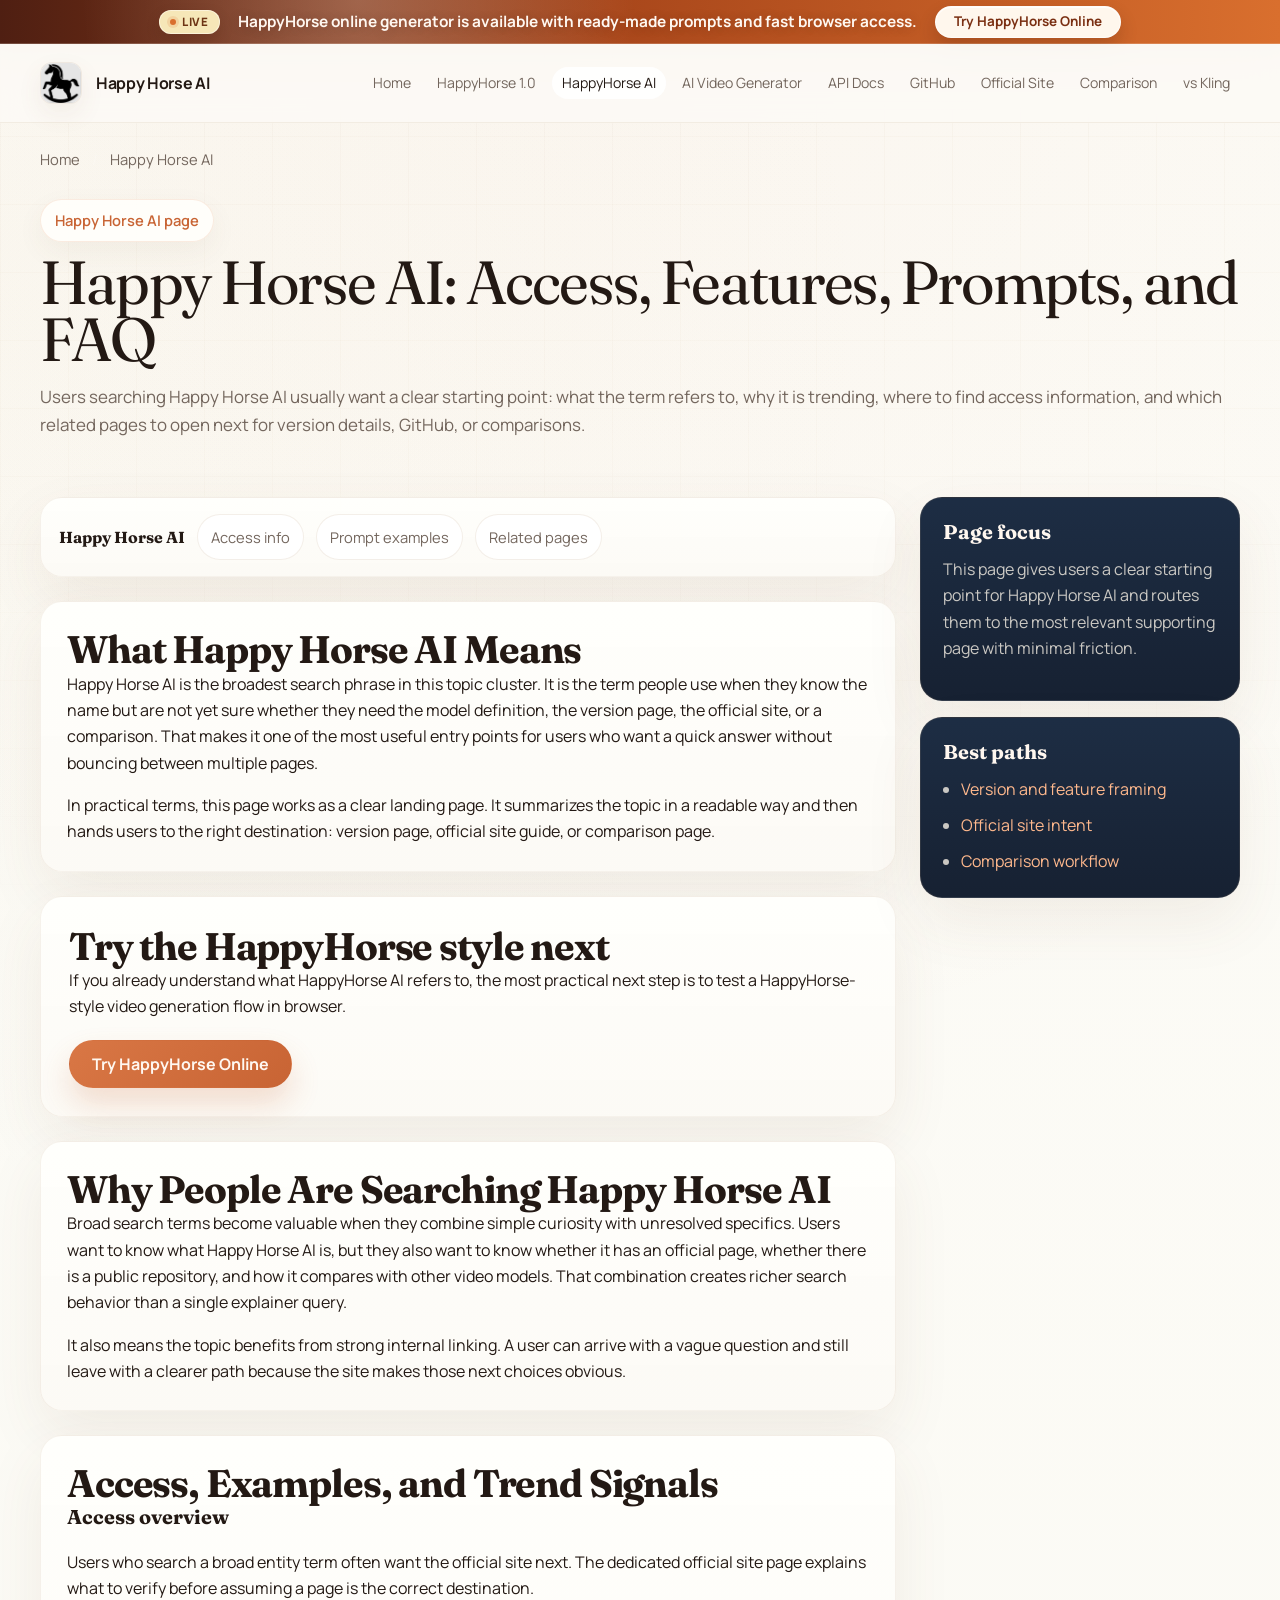
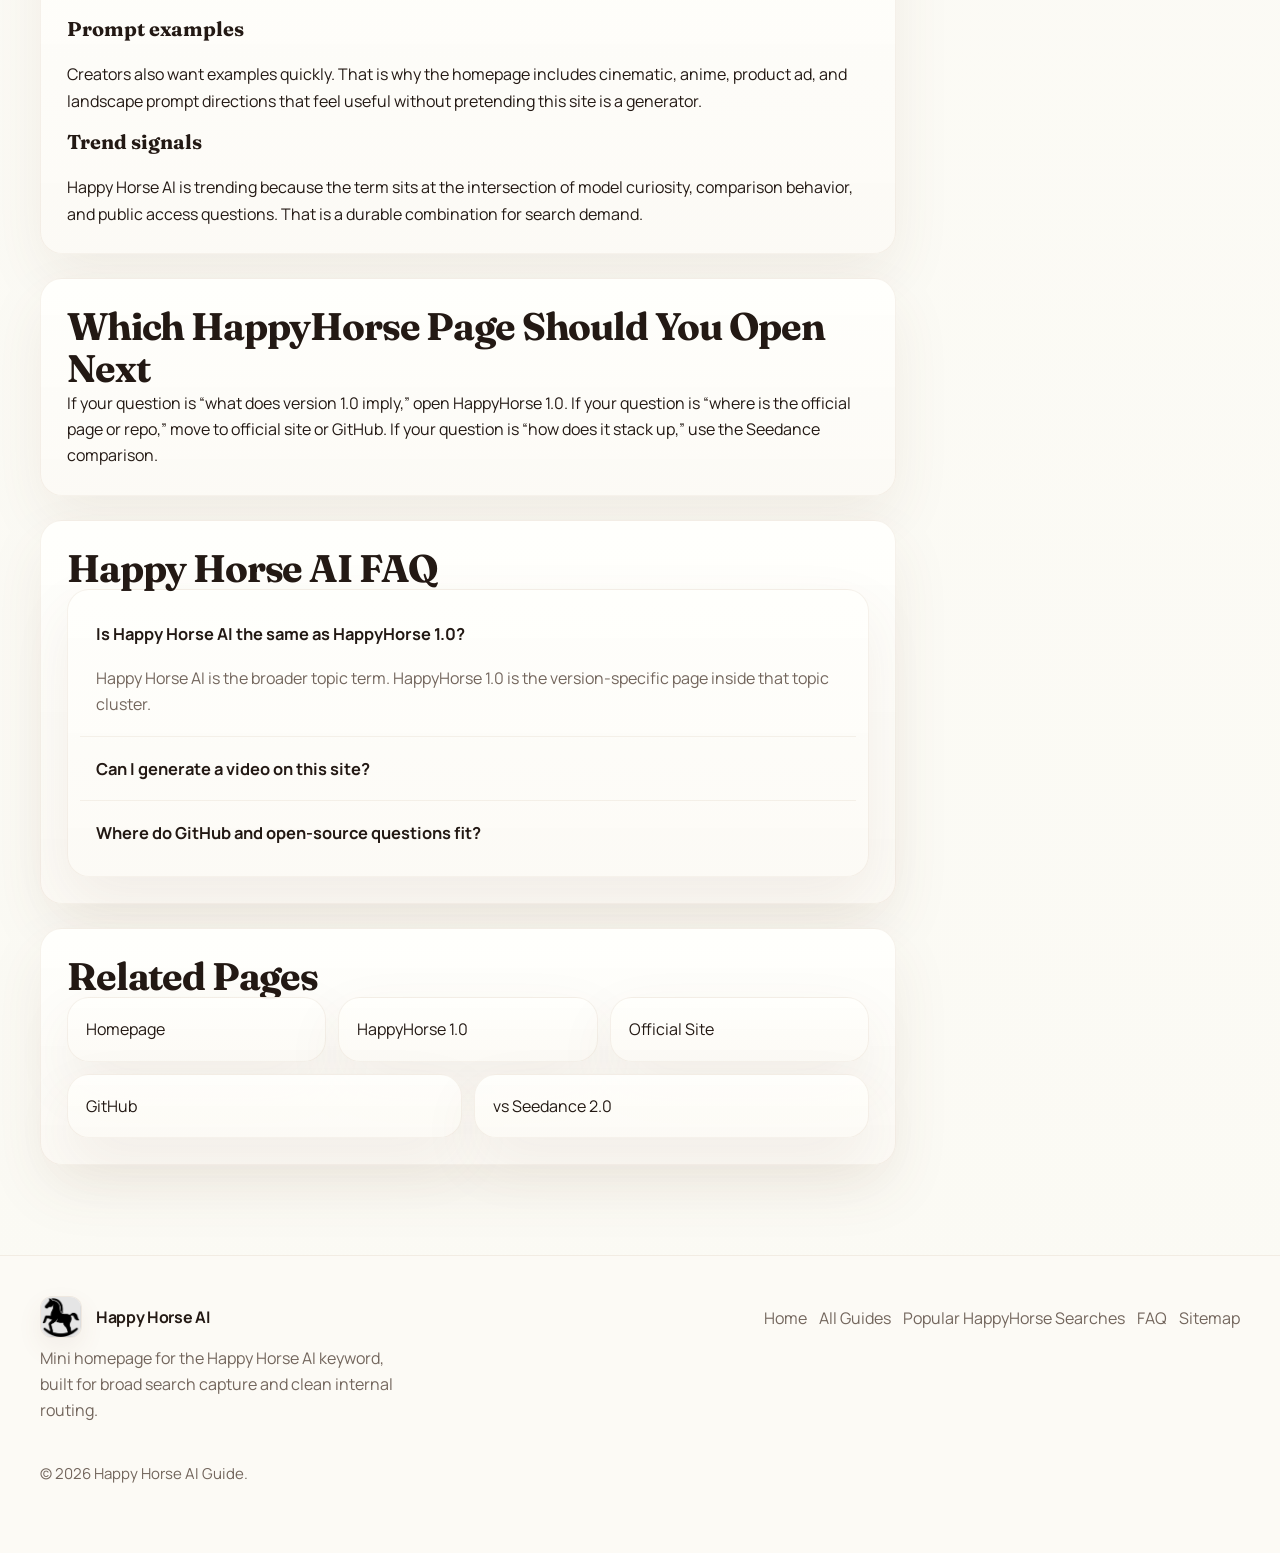
<file: happy-horse-ai/index.html>
<!DOCTYPE html>
<html lang="en">
  <head>
    <meta charset="utf-8">
    <meta name="viewport" content="width=device-width, initial-scale=1">
    <title>Happy Horse AI: Access, Features, Prompts, and FAQ</title>
    <meta name="description" content="Explore Happy Horse AI with access info, key features, prompt examples, trend signals, and related pages in one focused guide.">
    <meta name="robots" content="index, follow">
    <link rel="canonical" href="https://ai-happyhorse.github.io/happy-horse-ai/">
    <link rel="icon" href="/Favicon.png" type="image/png">
    <link rel="stylesheet" href="../style.css">
    <!-- Privacy-friendly analytics by Plausible -->
    <script async src="https://plausible.io/js/pa-LbYKk9nEzA2_F65ajsgRo.js"></script>
    <script>
      window.plausible = window.plausible || function(){(plausible.q = plausible.q || []).push(arguments)};
      plausible.init = plausible.init || function(i){plausible.o = i || {}};
      plausible.init();
    </script>
    <script type="text/javascript">
      (function(c,l,a,r,i,t,y){
        c[a]=c[a]||function(){(c[a].q=c[a].q||[]).push(arguments)};
        t=l.createElement(r);t.async=1;t.src="https://www.clarity.ms/tag/"+i;
        y=l.getElementsByTagName(r)[0];y.parentNode.insertBefore(t,y);
      })(window, document, "clarity", "script", "wisjt58j0j");
    </script>
    <meta property="og:type" content="article">
    <meta property="og:title" content="Happy Horse AI: Access, Features, Prompts, and FAQ">
    <meta property="og:description" content="Explore Happy Horse AI with access info, key features, prompt examples, trend signals, and related pages in one focused guide.">
    <meta property="og:url" content="https://ai-happyhorse.github.io/happy-horse-ai/">
    <script type="application/ld+json">
      {
        "@context": "https://schema.org",
        "@type": "WebPage",
        "name": "Happy Horse AI: Access, Features, Prompts, and FAQ",
        "url": "https://ai-happyhorse.github.io/happy-horse-ai/",
        "description": "Focused Happy Horse AI page covering access info, features, prompt examples, trend signals, and related pages."
      }
    </script>
    <script type="application/ld+json">
      {
        "@context": "https://schema.org",
        "@type": "BreadcrumbList",
        "itemListElement": [
          {
            "@type": "ListItem",
            "position": 1,
            "name": "Home",
            "item": "https://ai-happyhorse.github.io/"
          },
          {
            "@type": "ListItem",
            "position": 2,
            "name": "Happy Horse AI",
            "item": "https://ai-happyhorse.github.io/happy-horse-ai/"
          }
        ]
      }
    </script>
    <script type="application/ld+json">
      {
        "@context": "https://schema.org",
        "@type": "FAQPage",
        "mainEntity": [
          {
            "@type": "Question",
            "name": "Why are people searching Happy Horse AI?",
            "acceptedAnswer": {
              "@type": "Answer",
              "text": "People search Happy Horse AI because they want a quick answer about the model, access routes, prompt examples, trend signals, and related searches like official site, GitHub, or open-source status."
            }
          },
          {
            "@type": "Question",
            "name": "Is Happy Horse AI the official website?",
            "acceptedAnswer": {
              "@type": "Answer",
              "text": "No. This site is an independent guide designed to organize the search topic and route users to the most relevant supporting pages."
            }
          },
          {
            "@type": "Question",
            "name": "Where should I go after this page?",
            "acceptedAnswer": {
              "@type": "Answer",
              "text": "Most users continue to HappyHorse 1.0, the official site guide, or the Seedance comparison depending on whether they need version details, access context, or benchmarking."
            }
          }
        ]
      }
    </script>
  </head>
  <body>
    <a class="skip-link" href="#content">Skip to content</a>
    <div class="announcement-bar" aria-label="HappyHorse online generator">
      <a href="https://www.aicovea.com/happyhorse-video-generator?utm_source=ai-happyhorse-github&utm_medium=announcement&utm_campaign=happyhorse_api_live" target="_blank" rel="noopener noreferrer" aria-label="Open the HappyHorse online generator">
        <span class="announcement-badge">LIVE</span>
        <span class="announcement-copy">HappyHorse online generator is available with ready-made prompts and fast browser access.</span>
        <span class="announcement-copy-short">HappyHorse online generator is live</span>
        <span class="announcement-cta"><span class="announcement-cta-long">Try HappyHorse Online</span><span class="announcement-cta-short">Try Online</span></span>
      </a>
    </div>
    <header class="site-header">
      <div class="container">
        <a class="brand" href="../">
          <span class="brand-mark"><img src="/Favicon.png" alt="Happy Horse AI logo" width="42" height="42"></span>
          <span>Happy Horse AI</span>
        </a>
        <button class="nav-toggle" type="button" aria-expanded="false" aria-controls="site-nav" data-nav-toggle>Menu</button>
        <nav class="main-nav" id="site-nav" data-nav>
          <a href="../">Home</a>
          <a href="../happyhorse-1-0/">HappyHorse 1.0</a>
          <a class="is-active" href="../happy-horse-ai/">HappyHorse AI</a>
          <a href="../happyhorse-ai-video-generator/">AI Video Generator</a>
          <a href="../happyhorse-api-docs/">API Docs</a>
          <a href="../happyhorse-github/">GitHub</a>
          <a href="../happyhorse-official-site/">Official Site</a>
          <a href="../happyhorse-vs-seedance/">Comparison</a>
          <a href="../happyhorse-vs-kling/">vs Kling</a>
        </nav>
      </div>
    </header>

    <main id="content">
      <div class="container breadcrumbs">
        <ol>
          <li><a href="../">Home</a></li>
          <li>Happy Horse AI</li>
        </ol>
      </div>

      <section class="page-header">
        <div class="container">
          <span class="eyebrow">Happy Horse AI page</span>
          <h1 class="page-title">Happy Horse AI: Access, Features, Prompts, and FAQ</h1>
          <p class="lead">
            Users searching Happy Horse AI usually want a clear starting point: what the term refers to, why it is trending, where to find access information, and which related pages to open next for version details, GitHub, or comparisons.
          </p>
        </div>
      </section>

      <section class="content-block">
        <div class="container content-layout">
          <div class="content-main">
            <div class="signal-strip">
              <strong>Happy Horse AI</strong>
              <span class="chip">Access info</span>
              <span class="chip">Prompt examples</span>
              <span class="chip">Related pages</span>
            </div>

            <article class="section-shell">
              <h2>What Happy Horse AI Means</h2>
              <p>
                Happy Horse AI is the broadest search phrase in this topic cluster. It is the term people use when they know the name but are not yet sure whether they need the model definition,
                the version page, the official site, or a comparison. That makes it one of the most useful entry points for users who want a quick answer without bouncing between multiple pages.
              </p>
              <p>
                In practical terms, this page works as a clear landing page. It summarizes the topic in a readable way and then hands users to the right destination:
                <a href="../happyhorse-1-0/">version page</a>, <a href="../happyhorse-official-site/">official site guide</a>,
                or <a href="../happyhorse-vs-seedance/">comparison page</a>.
              </p>
            </article>

            <article class="cta-panel">
              <div>
                <h2>Try the HappyHorse style next</h2>
                <p>If you already understand what HappyHorse AI refers to, the most practical next step is to test a HappyHorse-style video generation flow in browser.</p>
              </div>
              <div class="hero-actions" style="margin-top: 0;">
                <a class="button button-primary" href="https://www.aicovea.com/happyhorse-video-generator" target="_blank" rel="noopener noreferrer">Try HappyHorse Online</a>
              </div>
            </article>

            <article class="section-shell">
              <h2>Why People Are Searching Happy Horse AI</h2>
              <p>
                Broad search terms become valuable when they combine simple curiosity with unresolved specifics. Users want to know what Happy Horse AI is, but they also want to know whether it has an official page,
                whether there is a public repository, and how it compares with other video models. That combination creates richer search behavior than a single explainer query.
              </p>
              <p>
                It also means the topic benefits from strong internal linking. A user can arrive with a vague question and still leave with a clearer path because the site makes those next choices obvious.
              </p>
            </article>

            <article class="section-shell">
              <h2>Access, Examples, and Trend Signals</h2>
              <h3>Access overview</h3>
              <p>Users who search a broad entity term often want the official site next. The dedicated official site page explains what to verify before assuming a page is the correct destination.</p>
              <h3>Prompt examples</h3>
              <p>Creators also want examples quickly. That is why the homepage includes cinematic, anime, product ad, and landscape prompt directions that feel useful without pretending this site is a generator.</p>
              <h3>Trend signals</h3>
              <p>Happy Horse AI is trending because the term sits at the intersection of model curiosity, comparison behavior, and public access questions. That is a durable combination for search demand.</p>
            </article>

            <article class="section-shell">
              <h2>Which HappyHorse Page Should You Open Next</h2>
              <p>
                If your question is “what does version 1.0 imply,” open
                <a href="../happyhorse-1-0/">HappyHorse 1.0</a>. If your question is “where is the official page or repo,” move to
                <a href="../happyhorse-official-site/">official site</a> or <a href="../happyhorse-github/">GitHub</a>. If your question is “how does it stack up,” use the
                <a href="../happyhorse-vs-seedance/">Seedance comparison</a>.
              </p>
            </article>

            <article class="section-shell" id="faq">
              <h2>Happy Horse AI FAQ</h2>
              <div class="faq-shell">
                <details class="faq-item" open>
                  <summary>Is Happy Horse AI the same as HappyHorse 1.0?</summary>
                  <p>Happy Horse AI is the broader topic term. HappyHorse 1.0 is the version-specific page inside that topic cluster.</p>
                </details>
                <details class="faq-item">
                  <summary>Can I generate a video on this site?</summary>
                  <p>No. This site is a research and navigation resource built around HappyHorse search intent, prompt examples, and model discovery pages.</p>
                </details>
                <details class="faq-item">
                  <summary>Where do GitHub and open-source questions fit?</summary>
                  <p>Those intents have their own pages because they need careful, neutral wording and should not be mixed into a single vague paragraph.</p>
                </details>
              </div>
            </article>

            <article class="section-shell">
              <h2>Related Pages</h2>
              <div class="related-grid">
                <a class="related-card" href="../">Homepage</a>
                <a class="related-card" href="../happyhorse-1-0/">HappyHorse 1.0</a>
                <a class="related-card" href="../happyhorse-official-site/">Official Site</a>
                <a class="related-card" href="../happyhorse-github/">GitHub</a>
                <a class="related-card" href="../happyhorse-vs-seedance/">vs Seedance 2.0</a>
              </div>
            </article>
          </div>

          <aside class="content-sidebar">
            <div class="sidebar-panel">
              <h3>Page focus</h3>
              <p>This page gives users a clear starting point for Happy Horse AI and routes them to the most relevant supporting page with minimal friction.</p>
            </div>
            <div class="sidebar-panel">
              <h3>Best paths</h3>
              <ul>
                <li><a href="../happyhorse-1-0/">Version and feature framing</a></li>
                <li><a href="../happyhorse-official-site/">Official site intent</a></li>
                <li><a href="../happyhorse-vs-seedance/">Comparison workflow</a></li>
              </ul>
            </div>
          </aside>
        </div>
      </section>
    </main>

    <footer class="site-footer">
      <div class="container">
        <div class="footer-top">
          <div class="footer-copy">
            <a class="brand" href="../">
              <span class="brand-mark"><img src="/Favicon.png" alt="Happy Horse AI logo" width="42" height="42"></span>
              <span>Happy Horse AI</span>
            </a>
            <p>Mini homepage for the Happy Horse AI keyword, built for broad search capture and clean internal routing.</p>
          </div>
          <div class="footer-links">
            <a href="../">Home</a>
            <a href="../happy-horse-ai/">All Guides</a>
            <a href="../#searches">Popular HappyHorse Searches</a>
            <a href="#faq">FAQ</a>
            <a href="../sitemap.xml">Sitemap</a>
          </div>
        </div>
        <p class="footer-meta">© <span data-year></span> Happy Horse AI Guide.</p>
      </div>
    </footer>

    <script src="../script.js" defer></script>
  </body>
</html>
</file>
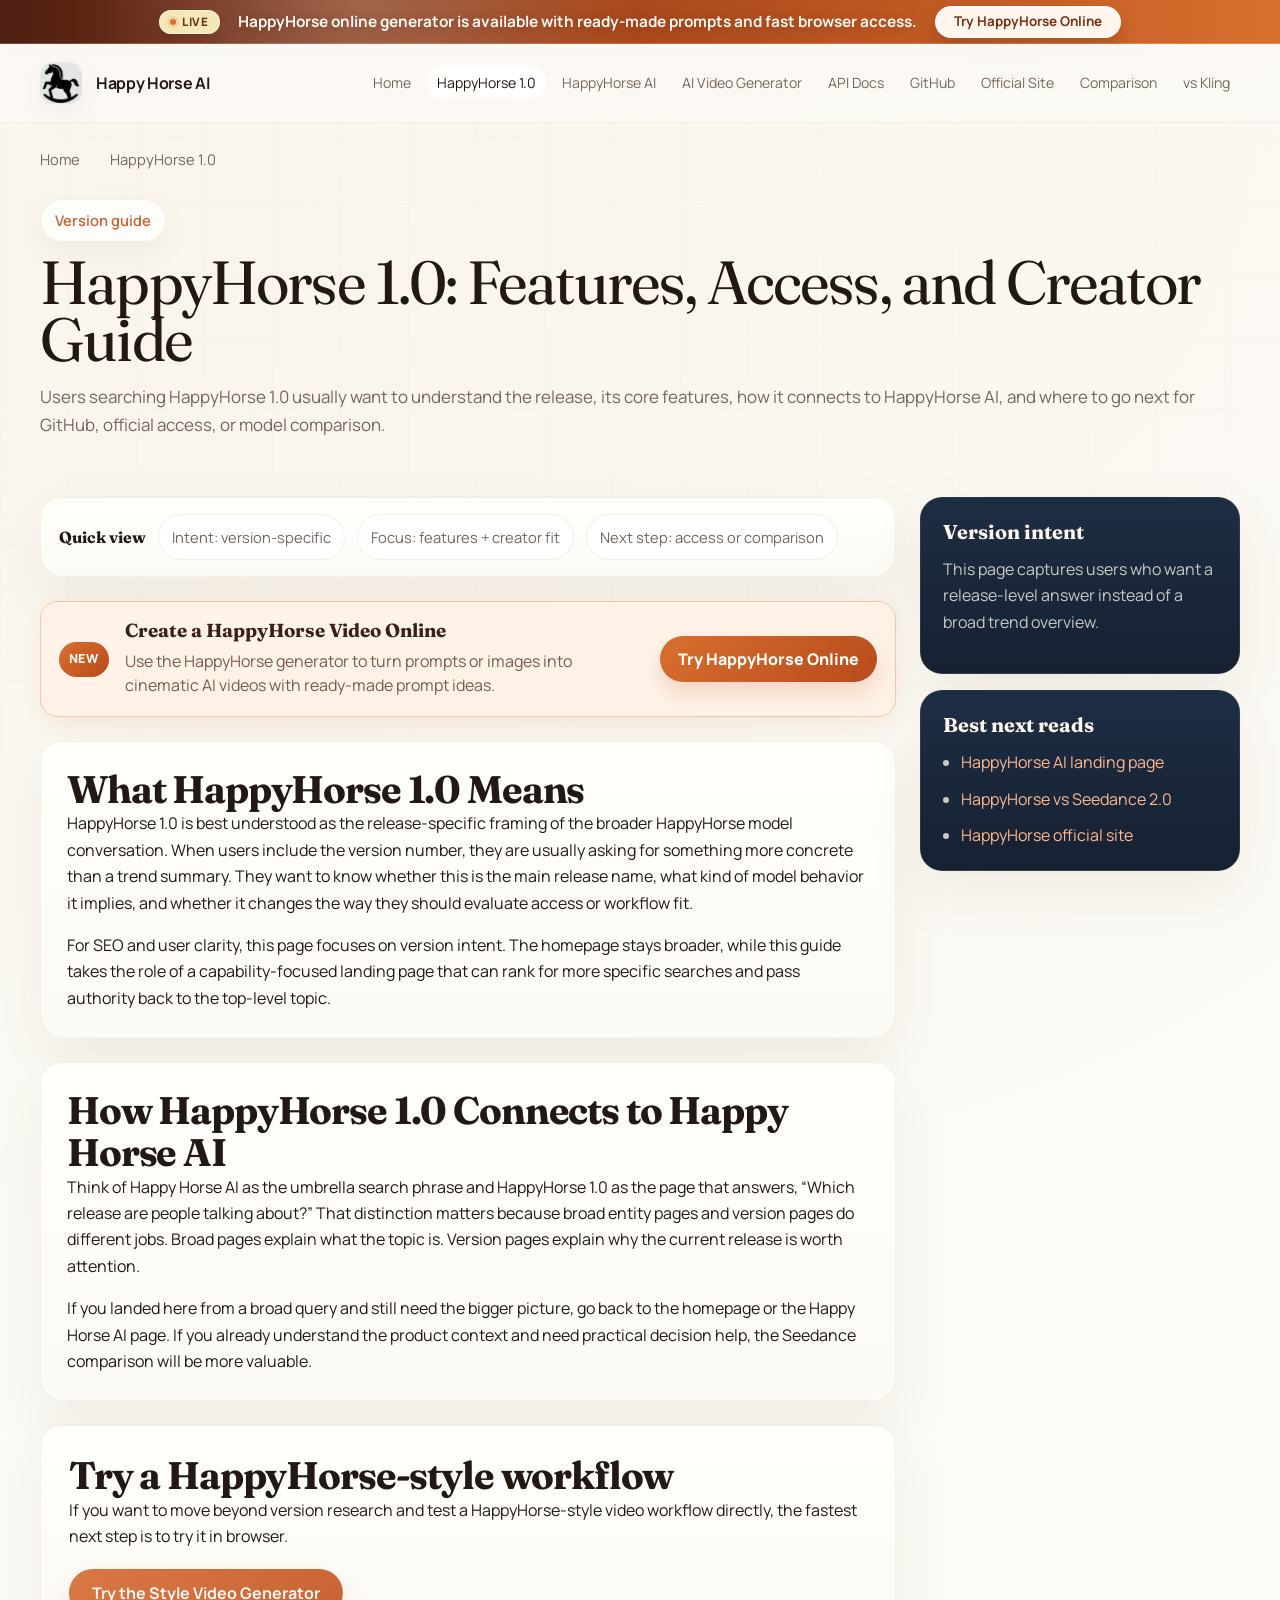
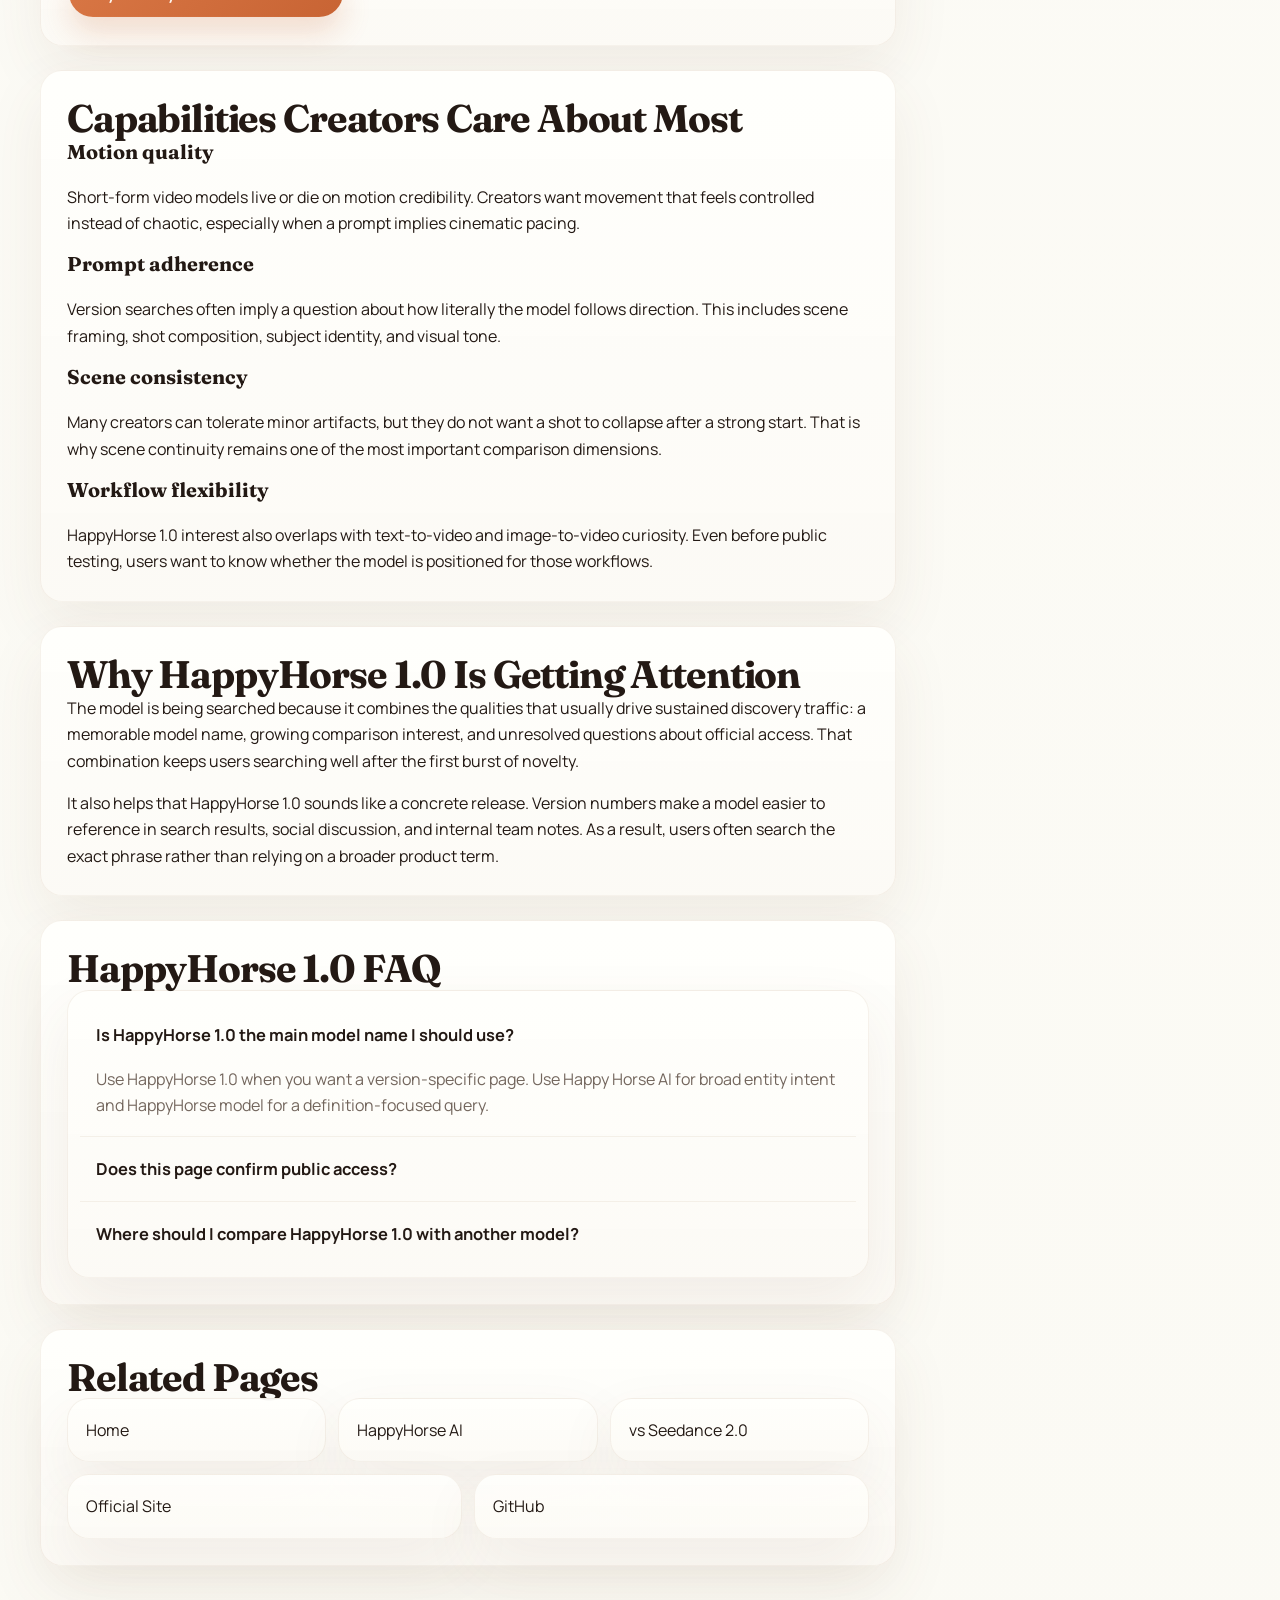
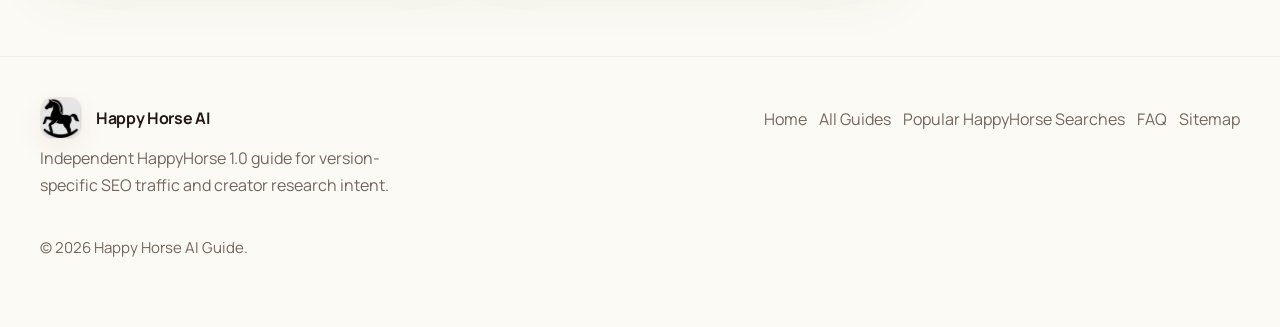
<file: happyhorse-1-0/index.html>
<!DOCTYPE html>
<html lang="en">
  <head>
    <meta charset="utf-8">
    <meta name="viewport" content="width=device-width, initial-scale=1">
    <title>HappyHorse 1.0: Features, Access, and Creator Guide</title>
    <meta name="description" content="Explore HappyHorse 1.0 features, creator use cases, access paths, GitHub notes, and comparison context in one focused version guide.">
    <meta name="robots" content="index, follow">
    <link rel="canonical" href="https://ai-happyhorse.github.io/happyhorse-1-0/">
    <link rel="icon" href="/Favicon.png" type="image/png">
    <link rel="stylesheet" href="../style.css">
    <!-- Privacy-friendly analytics by Plausible -->
    <script async src="https://plausible.io/js/pa-LbYKk9nEzA2_F65ajsgRo.js"></script>
    <script>
      window.plausible = window.plausible || function(){(plausible.q = plausible.q || []).push(arguments)};
      plausible.init = plausible.init || function(i){plausible.o = i || {}};
      plausible.init();
    </script>
    <script type="text/javascript">
      (function(c,l,a,r,i,t,y){
        c[a]=c[a]||function(){(c[a].q=c[a].q||[]).push(arguments)};
        t=l.createElement(r);t.async=1;t.src="https://www.clarity.ms/tag/"+i;
        y=l.getElementsByTagName(r)[0];y.parentNode.insertBefore(t,y);
      })(window, document, "clarity", "script", "wisjt58j0j");
    </script>
    <meta property="og:type" content="article">
    <meta property="og:title" content="HappyHorse 1.0: Features, Access, and Creator Guide">
    <meta property="og:description" content="Explore HappyHorse 1.0 features, creator use cases, access paths, GitHub notes, and comparison context in one focused version guide.">
    <meta property="og:url" content="https://ai-happyhorse.github.io/happyhorse-1-0/">
    <script type="application/ld+json">
      {
        "@context": "https://schema.org",
        "@type": "WebPage",
        "name": "HappyHorse 1.0: Features, Access, and Creator Guide",
        "url": "https://ai-happyhorse.github.io/happyhorse-1-0/",
        "description": "Focused HappyHorse 1.0 version page covering features, access paths, creator use cases, GitHub notes, and comparison context."
      }
    </script>
    <script type="application/ld+json">
      {
        "@context": "https://schema.org",
        "@type": "BreadcrumbList",
        "itemListElement": [
          {
            "@type": "ListItem",
            "position": 1,
            "name": "Home",
            "item": "https://ai-happyhorse.github.io/"
          },
          {
            "@type": "ListItem",
            "position": 2,
            "name": "HappyHorse 1.0",
            "item": "https://ai-happyhorse.github.io/happyhorse-1-0/"
          }
        ]
      }
    </script>
    <script type="application/ld+json">
      {
        "@context": "https://schema.org",
        "@type": "FAQPage",
        "mainEntity": [
          {
            "@type": "Question",
            "name": "What is HappyHorse 1.0?",
            "acceptedAnswer": {
              "@type": "Answer",
              "text": "HappyHorse 1.0 is the version-specific search term users employ when they want details about the core HappyHorse model release rather than the broader Happy Horse AI topic."
            }
          },
          {
            "@type": "Question",
            "name": "How is HappyHorse 1.0 related to Happy Horse AI?",
            "acceptedAnswer": {
              "@type": "Answer",
              "text": "Happy Horse AI is the broader entity or umbrella search phrase, while HappyHorse 1.0 is the narrower version page that users expect to cover features, workflow fit, and release-specific context."
            }
          },
          {
            "@type": "Question",
            "name": "What capabilities matter most to creators?",
            "acceptedAnswer": {
              "@type": "Answer",
              "text": "Creators usually care about motion quality, prompt adherence, scene consistency, output polish, and whether the model fits text-to-video or image-to-video workflows."
            }
          }
        ]
      }
    </script>
  </head>
  <body>
    <a class="skip-link" href="#content">Skip to content</a>
    <div class="announcement-bar" aria-label="HappyHorse online generator">
      <a href="https://www.aicovea.com/happyhorse-video-generator?utm_source=ai-happyhorse-github&utm_medium=announcement&utm_campaign=happyhorse_api_live" target="_blank" rel="noopener noreferrer" aria-label="Open the HappyHorse online generator">
        <span class="announcement-badge">LIVE</span>
        <span class="announcement-copy">HappyHorse online generator is available with ready-made prompts and fast browser access.</span>
        <span class="announcement-copy-short">HappyHorse online generator is live</span>
        <span class="announcement-cta"><span class="announcement-cta-long">Try HappyHorse Online</span><span class="announcement-cta-short">Try Online</span></span>
      </a>
    </div>
    <header class="site-header">
      <div class="container">
        <a class="brand" href="../">
          <span class="brand-mark"><img src="/Favicon.png" alt="Happy Horse AI logo" width="42" height="42"></span>
          <span>Happy Horse AI</span>
        </a>
        <button class="nav-toggle" type="button" aria-expanded="false" aria-controls="site-nav" data-nav-toggle>Menu</button>
        <nav class="main-nav" id="site-nav" data-nav>
          <a href="../">Home</a>
          <a class="is-active" href="../happyhorse-1-0/">HappyHorse 1.0</a>
          <a href="../happy-horse-ai/">HappyHorse AI</a>
          <a href="../happyhorse-ai-video-generator/">AI Video Generator</a>
          <a href="../happyhorse-api-docs/">API Docs</a>
          <a href="../happyhorse-github/">GitHub</a>
          <a href="../happyhorse-official-site/">Official Site</a>
          <a href="../happyhorse-vs-seedance/">Comparison</a>
          <a href="../happyhorse-vs-kling/">vs Kling</a>
        </nav>
      </div>
    </header>

    <main id="content">
      <div class="container breadcrumbs">
        <ol>
          <li><a href="../">Home</a></li>
          <li>HappyHorse 1.0</li>
        </ol>
      </div>

      <section class="page-header">
        <div class="container">
          <span class="eyebrow">Version guide</span>
          <h1 class="page-title">HappyHorse 1.0: Features, Access, and Creator Guide</h1>
          <p class="lead">
            Users searching HappyHorse 1.0 usually want to understand the release, its core features, how it connects to HappyHorse AI, and where to go next for GitHub, official access, or model comparison.
          </p>
        </div>
      </section>

      <section class="content-block">
        <div class="container content-layout">
          <div class="content-main">
            <div class="signal-strip">
              <strong>Quick view</strong>
              <span class="chip">Intent: version-specific</span>
              <span class="chip">Focus: features + creator fit</span>
              <span class="chip">Next step: access or comparison</span>
            </div>

            <div class="quick-generator-card">
              <span class="quick-generator-badge">NEW</span>
              <div class="quick-generator-copy">
                <p class="quick-generator-title">Create a HappyHorse Video Online</p>
                <p class="quick-generator-description">Use the HappyHorse generator to turn prompts or images into cinematic AI videos with ready-made prompt ideas.</p>
              </div>
              <a class="quick-generator-button" href="https://www.aicovea.com/happyhorse-video-generator" target="_blank" rel="noopener noreferrer">Try HappyHorse Online</a>
            </div>

            <article class="section-shell">
              <h2>What HappyHorse 1.0 Means</h2>
              <p>
                HappyHorse 1.0 is best understood as the release-specific framing of the broader HappyHorse model conversation. When users include the version number,
                they are usually asking for something more concrete than a trend summary. They want to know whether this is the main release name, what kind of model behavior
                it implies, and whether it changes the way they should evaluate access or workflow fit.
              </p>
              <p>
                For SEO and user clarity, this page focuses on version intent. The homepage stays broader, while this guide takes the role of a capability-focused landing page that can rank for
                more specific searches and pass authority back to the top-level topic.
              </p>
            </article>

            <article class="section-shell">
              <h2>How HappyHorse 1.0 Connects to Happy Horse AI</h2>
              <p>
                Think of Happy Horse AI as the umbrella search phrase and HappyHorse 1.0 as the page that answers, “Which release are people talking about?”
                That distinction matters because broad entity pages and version pages do different jobs. Broad pages explain what the topic is. Version pages explain why the current release is worth attention.
              </p>
              <p>
                If you landed here from a broad query and still need the bigger picture, go back to the <a href="../">homepage</a> or the
                <a href="../happy-horse-ai/">Happy Horse AI page</a>. If you already understand the product context and need practical decision help, the
                <a href="../happyhorse-vs-seedance/">Seedance comparison</a> will be more valuable.
              </p>
            </article>

            <article class="cta-panel">
              <div>
                <h2>Try a HappyHorse-style workflow</h2>
                <p>If you want to move beyond version research and test a HappyHorse-style video workflow directly, the fastest next step is to try it in browser.</p>
              </div>
              <div class="hero-actions" style="margin-top: 0;">
                <a class="button button-primary" href="https://www.aicovea.com/happyhorse-video-generator" target="_blank" rel="noopener noreferrer">Try the Style Video Generator</a>
              </div>
            </article>

            <article class="section-shell">
              <h2>Capabilities Creators Care About Most</h2>
              <h3>Motion quality</h3>
              <p>Short-form video models live or die on motion credibility. Creators want movement that feels controlled instead of chaotic, especially when a prompt implies cinematic pacing.</p>
              <h3>Prompt adherence</h3>
              <p>Version searches often imply a question about how literally the model follows direction. This includes scene framing, shot composition, subject identity, and visual tone.</p>
              <h3>Scene consistency</h3>
              <p>Many creators can tolerate minor artifacts, but they do not want a shot to collapse after a strong start. That is why scene continuity remains one of the most important comparison dimensions.</p>
              <h3>Workflow flexibility</h3>
              <p>HappyHorse 1.0 interest also overlaps with text-to-video and image-to-video curiosity. Even before public testing, users want to know whether the model is positioned for those workflows.</p>
            </article>

            <article class="section-shell">
              <h2>Why HappyHorse 1.0 Is Getting Attention</h2>
              <p>
                The model is being searched because it combines the qualities that usually drive sustained discovery traffic: a memorable model name, growing comparison interest,
                and unresolved questions about official access. That combination keeps users searching well after the first burst of novelty.
              </p>
              <p>
                It also helps that HappyHorse 1.0 sounds like a concrete release. Version numbers make a model easier to reference in search results, social discussion, and internal team notes.
                As a result, users often search the exact phrase rather than relying on a broader product term.
              </p>
            </article>

            <article class="section-shell" id="faq">
              <h2>HappyHorse 1.0 FAQ</h2>
              <div class="faq-shell">
                <details class="faq-item" open>
                  <summary>Is HappyHorse 1.0 the main model name I should use?</summary>
                  <p>Use HappyHorse 1.0 when you want a version-specific page. Use Happy Horse AI for broad entity intent and HappyHorse model for a definition-focused query.</p>
                </details>
                <details class="faq-item">
                  <summary>Does this page confirm public access?</summary>
                  <p>No. It organizes version intent and creator expectations. For access-related searches, use the official site and GitHub pages.</p>
                </details>
                <details class="faq-item">
                  <summary>Where should I compare HappyHorse 1.0 with another model?</summary>
                  <p>The dedicated HappyHorse vs Seedance 2.0 page is the best place to compare motion quality, prompt adherence, scene consistency, and workflow angle.</p>
                </details>
              </div>
            </article>

            <article class="section-shell">
              <h2>Related Pages</h2>
              <div class="related-grid">
                <a class="related-card" href="../">Home</a>
                <a class="related-card" href="../happy-horse-ai/">HappyHorse AI</a>
                <a class="related-card" href="../happyhorse-vs-seedance/">vs Seedance 2.0</a>
                <a class="related-card" href="../happyhorse-official-site/">Official Site</a>
                <a class="related-card" href="../happyhorse-github/">GitHub</a>
              </div>
            </article>
          </div>

          <aside class="content-sidebar">
            <div class="sidebar-panel">
              <h3>Version intent</h3>
              <p>This page captures users who want a release-level answer instead of a broad trend overview.</p>
            </div>
            <div class="sidebar-panel">
              <h3>Best next reads</h3>
              <ul>
                <li><a href="../happy-horse-ai/">HappyHorse AI landing page</a></li>
                <li><a href="../happyhorse-vs-seedance/">HappyHorse vs Seedance 2.0</a></li>
                <li><a href="../happyhorse-official-site/">HappyHorse official site</a></li>
              </ul>
            </div>
          </aside>
        </div>
      </section>
    </main>

    <footer class="site-footer">
      <div class="container">
        <div class="footer-top">
          <div class="footer-copy">
            <a class="brand" href="../">
              <span class="brand-mark"><img src="/Favicon.png" alt="Happy Horse AI logo" width="42" height="42"></span>
              <span>Happy Horse AI</span>
            </a>
            <p>Independent HappyHorse 1.0 guide for version-specific SEO traffic and creator research intent.</p>
          </div>
          <div class="footer-links">
            <a href="../">Home</a>
            <a href="../happy-horse-ai/">All Guides</a>
            <a href="../#searches">Popular HappyHorse Searches</a>
            <a href="#faq">FAQ</a>
            <a href="../sitemap.xml">Sitemap</a>
          </div>
        </div>
        <p class="footer-meta">© <span data-year></span> Happy Horse AI Guide.</p>
      </div>
    </footer>

    <script src="../script.js" defer></script>
  </body>
</html>
</file>
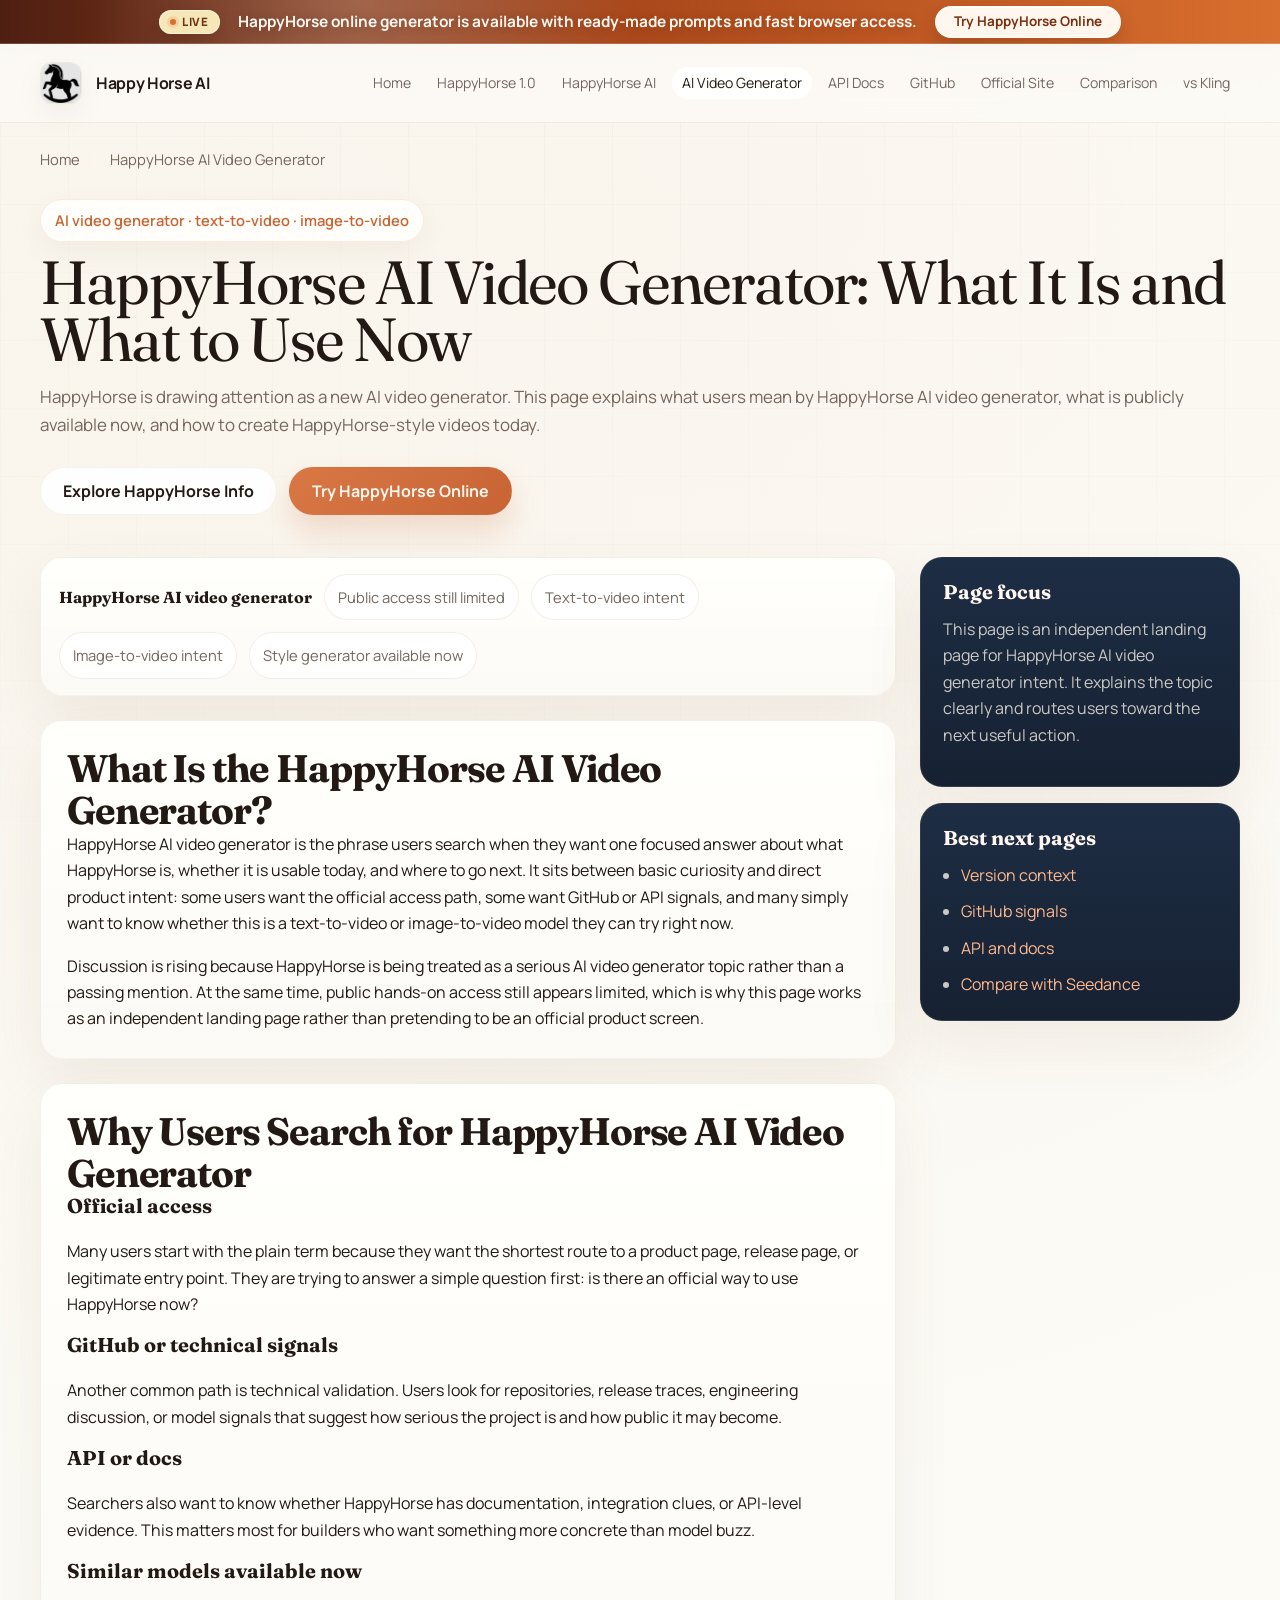
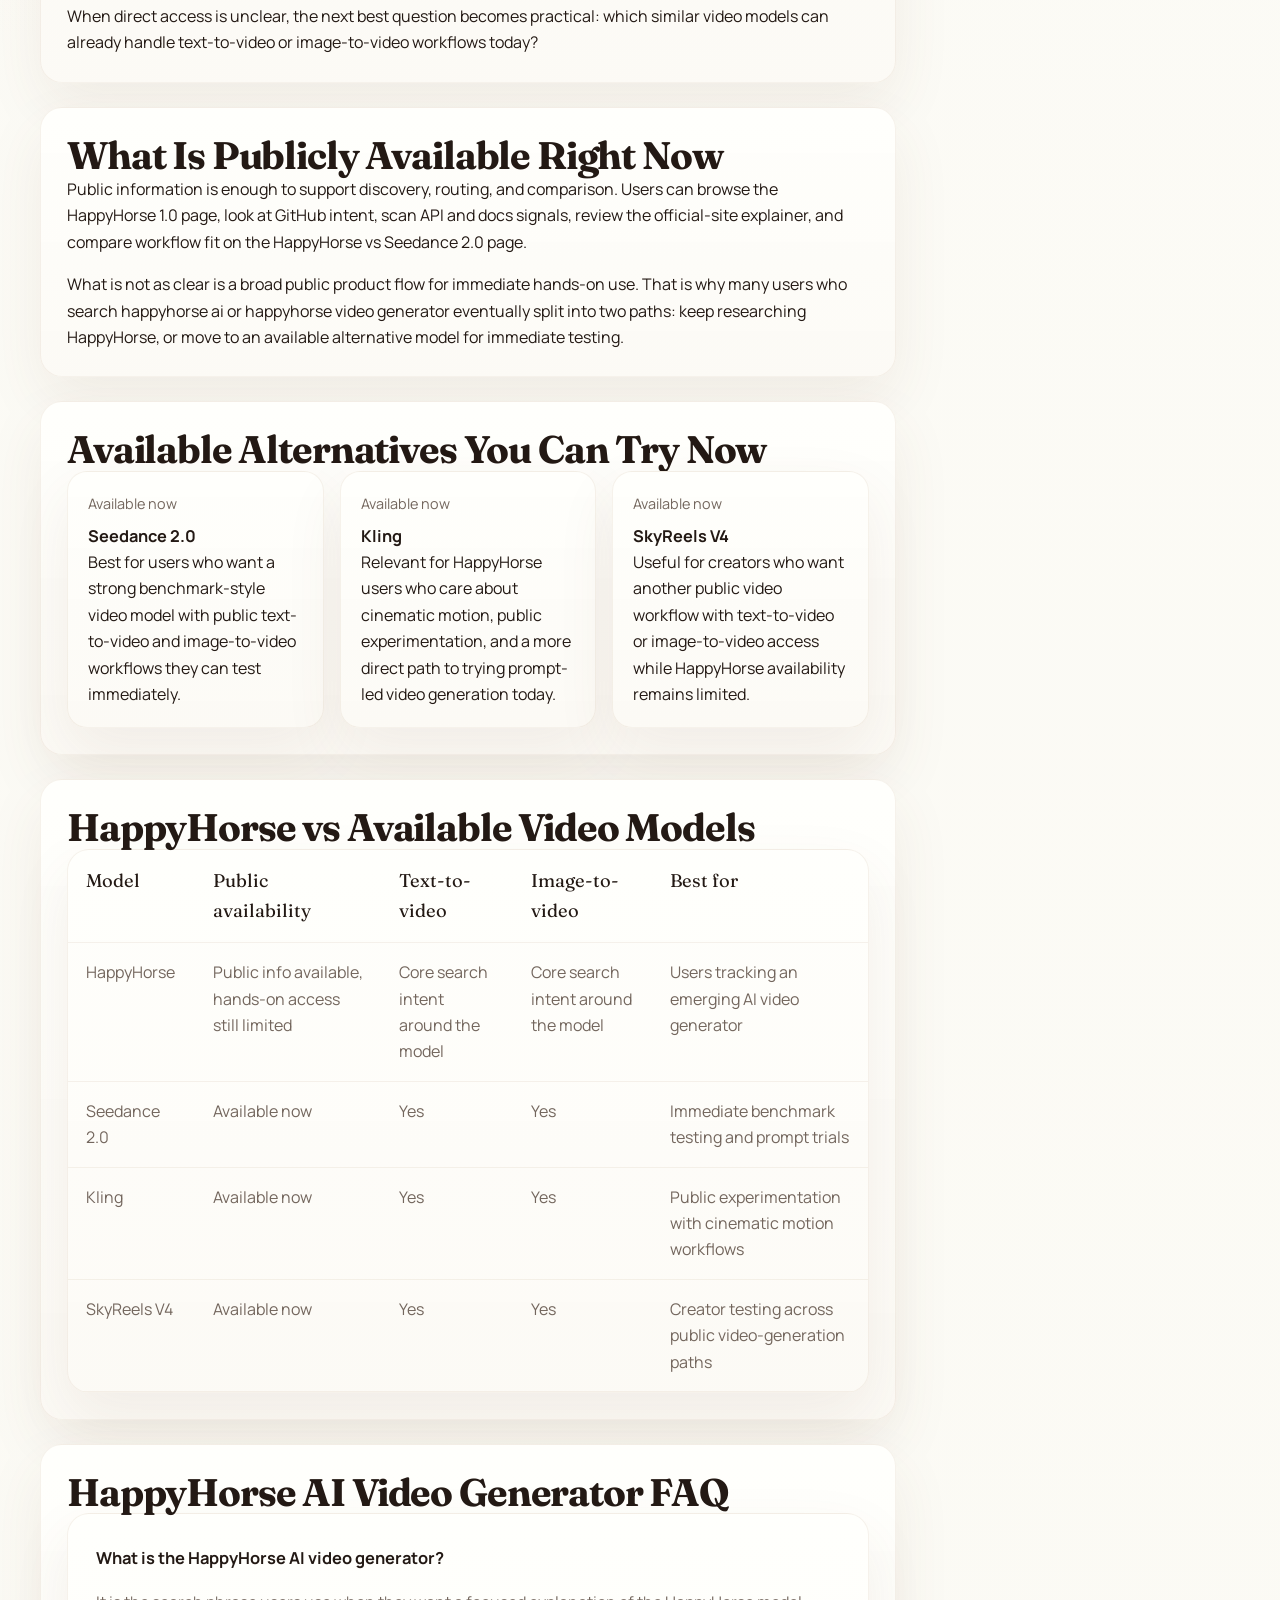
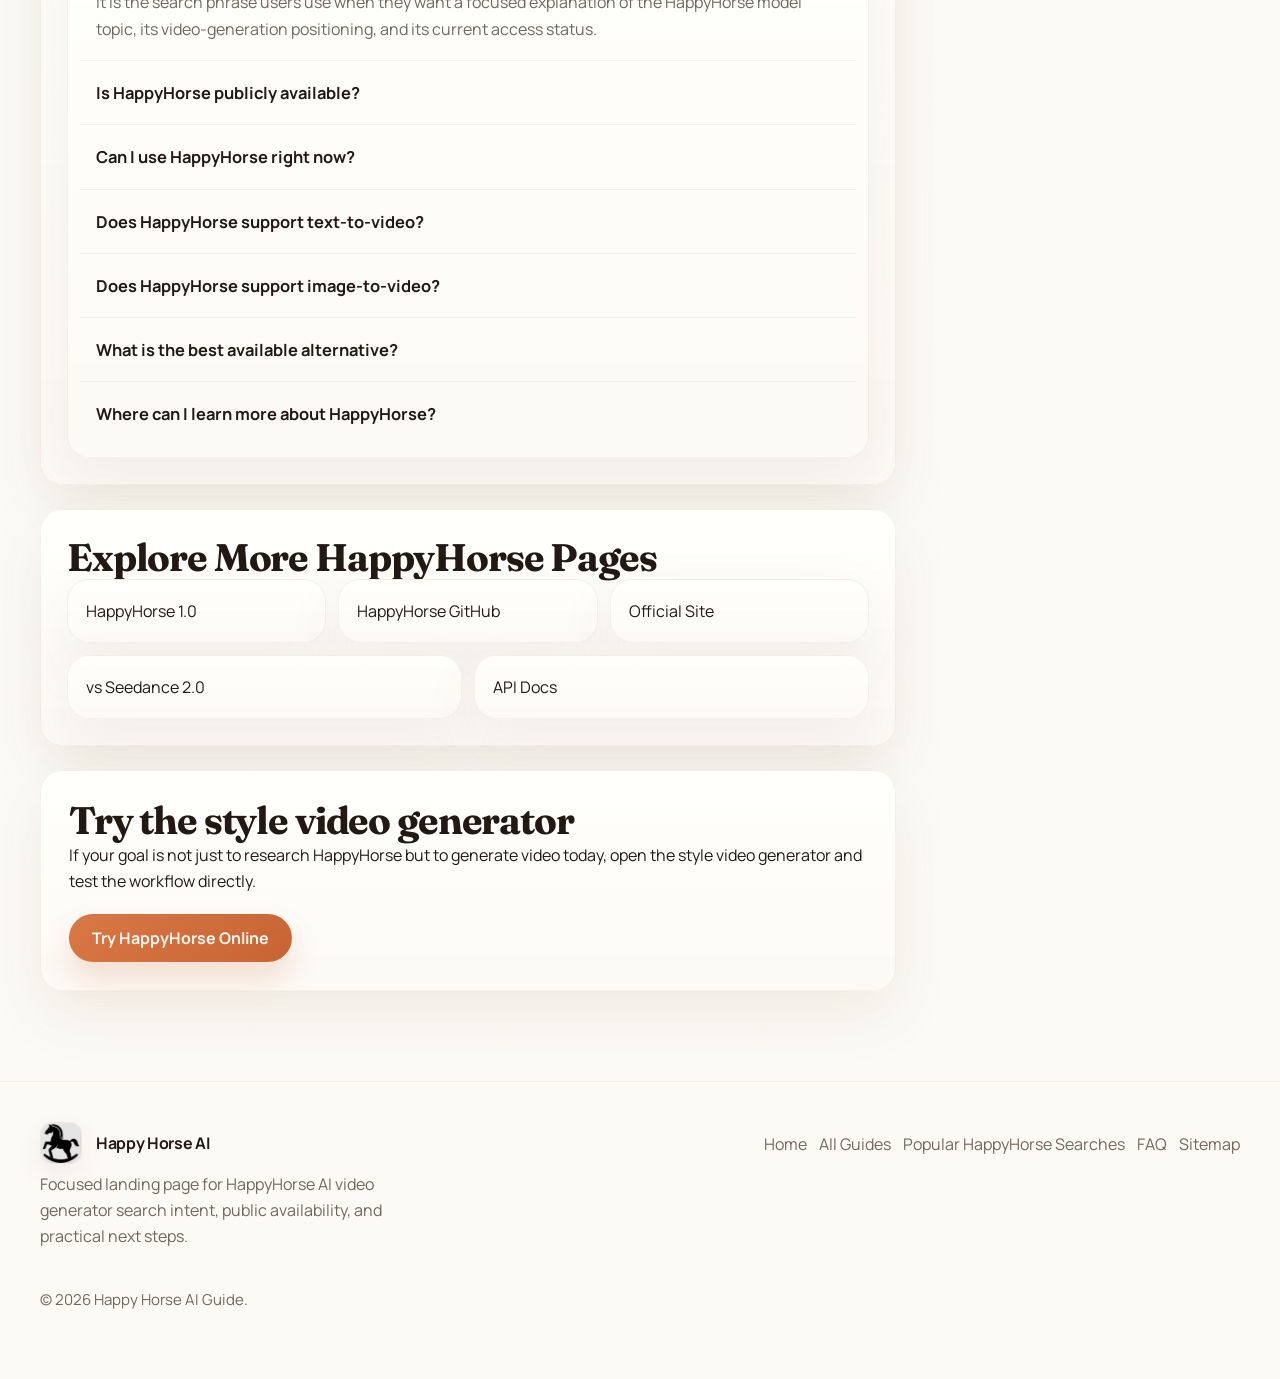
<file: happyhorse-ai-video-generator/index.html>
<!DOCTYPE html>
<html lang="en">
  <head>
    <meta charset="utf-8">
    <meta name="viewport" content="width=device-width, initial-scale=1">
    <title>HappyHorse AI Video Generator: What It Is &amp; Alternatives</title>
    <meta name="description" content="Explore the HappyHorse AI video generator, how it works, what users are looking for, and which available models you can try now as alternatives.">
    <meta name="robots" content="index, follow">
    <link rel="canonical" href="https://ai-happyhorse.github.io/happyhorse-ai-video-generator/">
    <link rel="icon" href="/Favicon.png" type="image/png">
    <link rel="stylesheet" href="../style.css">
    <!-- Privacy-friendly analytics by Plausible -->
    <script async src="https://plausible.io/js/pa-LbYKk9nEzA2_F65ajsgRo.js"></script>
    <script>
      window.plausible = window.plausible || function(){(plausible.q = plausible.q || []).push(arguments)};
      plausible.init = plausible.init || function(i){plausible.o = i || {}};
      plausible.init();
    </script>
    <script type="text/javascript">
      (function(c,l,a,r,i,t,y){
        c[a]=c[a]||function(){(c[a].q=c[a].q||[]).push(arguments)};
        t=l.createElement(r);t.async=1;t.src="https://www.clarity.ms/tag/"+i;
        y=l.getElementsByTagName(r)[0];y.parentNode.insertBefore(t,y);
      })(window, document, "clarity", "script", "wisjt58j0j");
    </script>
    <meta property="og:type" content="article">
    <meta property="og:title" content="HappyHorse AI Video Generator: What It Is and What to Use Now">
    <meta property="og:description" content="Explore the HappyHorse AI video generator, how it works, what users are looking for, and which available models you can try now as alternatives.">
    <meta property="og:url" content="https://ai-happyhorse.github.io/happyhorse-ai-video-generator/">
    <meta name="twitter:card" content="summary_large_image">
    <meta name="twitter:title" content="HappyHorse AI Video Generator: What It Is and What to Use Now">
    <meta name="twitter:description" content="Explore the HappyHorse AI video generator, how it works, what users are looking for, and which available models you can try now as alternatives.">
    <script type="application/ld+json">
      {
        "@context": "https://schema.org",
        "@type": "WebPage",
        "name": "HappyHorse AI Video Generator: What It Is and What to Use Now",
        "url": "https://ai-happyhorse.github.io/happyhorse-ai-video-generator/",
        "description": "Focused landing page for users searching for the HappyHorse AI video generator, public availability, and available alternatives."
      }
    </script>
    <script type="application/ld+json">
      {
        "@context": "https://schema.org",
        "@type": "BreadcrumbList",
        "itemListElement": [
          {
            "@type": "ListItem",
            "position": 1,
            "name": "Home",
            "item": "https://ai-happyhorse.github.io/"
          },
          {
            "@type": "ListItem",
            "position": 2,
            "name": "HappyHorse AI Video Generator",
            "item": "https://ai-happyhorse.github.io/happyhorse-ai-video-generator/"
          }
        ]
      }
    </script>
    <script type="application/ld+json">
      {
        "@context": "https://schema.org",
        "@type": "FAQPage",
        "mainEntity": [
          {
            "@type": "Question",
            "name": "What is the HappyHorse AI video generator?",
            "acceptedAnswer": {
              "@type": "Answer",
              "text": "HappyHorse AI video generator is the search phrase people use when they want to understand the HappyHorse model topic, its workflow focus, and whether there is a public way to try it."
            }
          },
          {
            "@type": "Question",
            "name": "Is HappyHorse publicly available?",
            "acceptedAnswer": {
              "@type": "Answer",
              "text": "Public information exists, but hands-on access still appears limited. Users usually need to rely on guides, comparisons, and related pages rather than a broadly open public product flow."
            }
          },
          {
            "@type": "Question",
            "name": "Can I use HappyHorse right now?",
            "acceptedAnswer": {
              "@type": "Answer",
              "text": "If your goal is immediate generation, the practical path is usually to use an available alternative model now while continuing to track HappyHorse updates and access signals."
            }
          },
          {
            "@type": "Question",
            "name": "Does HappyHorse support text-to-video?",
            "acceptedAnswer": {
              "@type": "Answer",
              "text": "Search intent around HappyHorse AI video generator strongly centers on text-to-video capability, but public product-level access remains limited, so hands-on testing is not as direct as with publicly available alternatives."
            }
          },
          {
            "@type": "Question",
            "name": "Does HappyHorse support image-to-video?",
            "acceptedAnswer": {
              "@type": "Answer",
              "text": "Users searching HappyHorse video generator often also want image-to-video workflows. Public availability remains limited, so many users compare related models that can already be tested today."
            }
          },
          {
            "@type": "Question",
            "name": "What is the best available alternative?",
            "acceptedAnswer": {
              "@type": "Answer",
              "text": "That depends on your workflow. Seedance 2.0 is a strong benchmark-style option for immediate testing, while Kling and SkyReels are also relevant for users who want public text-to-video or image-to-video access now."
            }
          },
          {
            "@type": "Question",
            "name": "Where can I learn more about HappyHorse?",
            "acceptedAnswer": {
              "@type": "Answer",
              "text": "The fastest route is to continue to the related HappyHorse pages covering version context, GitHub intent, official-site routing, API or docs signals, and direct comparison with Seedance 2.0."
            }
          }
        ]
      }
    </script>
  </head>
  <body>
    <a class="skip-link" href="#content">Skip to content</a>
    <div class="announcement-bar" aria-label="HappyHorse online generator">
      <a href="https://www.aicovea.com/happyhorse-video-generator?utm_source=ai-happyhorse-github&utm_medium=announcement&utm_campaign=happyhorse_api_live" target="_blank" rel="noopener noreferrer" aria-label="Open the HappyHorse online generator">
        <span class="announcement-badge">LIVE</span>
        <span class="announcement-copy">HappyHorse online generator is available with ready-made prompts and fast browser access.</span>
        <span class="announcement-copy-short">HappyHorse online generator is live</span>
        <span class="announcement-cta"><span class="announcement-cta-long">Try HappyHorse Online</span><span class="announcement-cta-short">Try Online</span></span>
      </a>
    </div>
    <header class="site-header">
      <div class="container">
        <a class="brand" href="../">
          <span class="brand-mark"><img src="/Favicon.png" alt="Happy Horse AI logo" width="42" height="42"></span>
          <span>Happy Horse AI</span>
        </a>
        <button class="nav-toggle" type="button" aria-expanded="false" aria-controls="site-nav" data-nav-toggle>Menu</button>
        <nav class="main-nav" id="site-nav" data-nav>
          <a href="../">Home</a>
          <a href="../happyhorse-1-0/">HappyHorse 1.0</a>
          <a href="../happy-horse-ai/">HappyHorse AI</a>
          <a class="is-active" href="../happyhorse-ai-video-generator/">AI Video Generator</a>
          <a href="../happyhorse-api-docs/">API Docs</a>
          <a href="../happyhorse-github/">GitHub</a>
          <a href="../happyhorse-official-site/">Official Site</a>
          <a href="../happyhorse-vs-seedance/">Comparison</a>
          <a href="../happyhorse-vs-kling/">vs Kling</a>
        </nav>
      </div>
    </header>

    <main id="content">
      <div class="container breadcrumbs">
        <ol>
          <li><a href="../">Home</a></li>
          <li>HappyHorse AI Video Generator</li>
        </ol>
      </div>

      <section class="page-header">
        <div class="container">
          <span class="eyebrow">AI video generator · text-to-video · image-to-video</span>
          <h1 class="page-title">HappyHorse AI Video Generator: What It Is and What to Use Now</h1>
          <p class="lead">
            HappyHorse is drawing attention as a new AI video generator. This page explains what users mean by HappyHorse AI video generator, what is publicly available now, and how to create HappyHorse-style videos today.
          </p>
          <div class="hero-actions">
            <a class="button button-secondary" href="#quick-answer">Explore HappyHorse Info</a>
            <a class="button button-primary" href="https://www.aicovea.com/happyhorse-video-generator" target="_blank" rel="noopener noreferrer">Try HappyHorse Online</a>
          </div>
        </div>
      </section>

      <section class="content-block">
        <div class="container content-layout">
          <div class="content-main">
            <div class="signal-strip">
              <strong>HappyHorse AI video generator</strong>
              <span class="chip">Public access still limited</span>
              <span class="chip">Text-to-video intent</span>
              <span class="chip">Image-to-video intent</span>
              <span class="chip">Style generator available now</span>
            </div>

            <article class="section-shell" id="quick-answer">
              <h2>What Is the HappyHorse AI Video Generator?</h2>
              <p>
                HappyHorse AI video generator is the phrase users search when they want one focused answer about what HappyHorse is, whether it is usable today, and where to go next. It sits between basic curiosity and direct product intent:
                some users want the official access path, some want GitHub or API signals, and many simply want to know whether this is a text-to-video or image-to-video model they can try right now.
              </p>
              <p>
                Discussion is rising because HappyHorse is being treated as a serious AI video generator topic rather than a passing mention. At the same time, public hands-on access still appears limited, which is why this page works as an independent landing page rather than pretending to be an official product screen.
              </p>
            </article>

            <article class="section-shell">
              <h2>Why Users Search for HappyHorse AI Video Generator</h2>
              <h3>Official access</h3>
              <p>Many users start with the plain term because they want the shortest route to a product page, release page, or legitimate entry point. They are trying to answer a simple question first: is there an official way to use HappyHorse now?</p>
              <h3>GitHub or technical signals</h3>
              <p>Another common path is technical validation. Users look for repositories, release traces, engineering discussion, or model signals that suggest how serious the project is and how public it may become.</p>
              <h3>API or docs</h3>
              <p>Searchers also want to know whether HappyHorse has documentation, integration clues, or API-level evidence. This matters most for builders who want something more concrete than model buzz.</p>
              <h3>Similar models available now</h3>
              <p>When direct access is unclear, the next best question becomes practical: which similar video models can already handle text-to-video or image-to-video workflows today?</p>
            </article>

            <article class="section-shell">
              <h2>What Is Publicly Available Right Now</h2>
              <p>
                Public information is enough to support discovery, routing, and comparison. Users can browse the
                <a href="../happyhorse-1-0/">HappyHorse 1.0 page</a>, look at <a href="../happyhorse-github/">GitHub intent</a>,
                scan <a href="../happyhorse-api-docs/">API and docs signals</a>, review the <a href="../happyhorse-official-site/">official-site explainer</a>,
                and compare workflow fit on the <a href="../happyhorse-vs-seedance/">HappyHorse vs Seedance 2.0 page</a>.
              </p>
              <p>
                What is not as clear is a broad public product flow for immediate hands-on use. That is why many users who search happyhorse ai or happyhorse video generator eventually split into two paths:
                keep researching HappyHorse, or move to an available alternative model for immediate testing.
              </p>
            </article>

            <article class="section-shell">
              <h2>Available Alternatives You Can Try Now</h2>
              <div class="glance-grid">
                <article class="glance-item">
                  <span>Available now</span>
                  <strong>Seedance 2.0</strong>
                  <p>Best for users who want a strong benchmark-style video model with public text-to-video and image-to-video workflows they can test immediately.</p>
                </article>
                <article class="glance-item">
                  <span>Available now</span>
                  <strong>Kling</strong>
                  <p>Relevant for HappyHorse users who care about cinematic motion, public experimentation, and a more direct path to trying prompt-led video generation today.</p>
                </article>
                <article class="glance-item">
                  <span>Available now</span>
                  <strong>SkyReels V4</strong>
                  <p>Useful for creators who want another public video workflow with text-to-video or image-to-video access while HappyHorse availability remains limited.</p>
                </article>
              </div>
            </article>

            <article class="section-shell">
              <h2>HappyHorse vs Available Video Models</h2>
              <div class="table-wrap">
                <table>
                  <thead>
                    <tr>
                      <th>Model</th>
                      <th>Public availability</th>
                      <th>Text-to-video</th>
                      <th>Image-to-video</th>
                      <th>Best for</th>
                    </tr>
                  </thead>
                  <tbody>
                    <tr>
                      <td>HappyHorse</td>
                      <td>Public info available, hands-on access still limited</td>
                      <td>Core search intent around the model</td>
                      <td>Core search intent around the model</td>
                      <td>Users tracking an emerging AI video generator</td>
                    </tr>
                    <tr>
                      <td>Seedance 2.0</td>
                      <td>Available now</td>
                      <td>Yes</td>
                      <td>Yes</td>
                      <td>Immediate benchmark testing and prompt trials</td>
                    </tr>
                    <tr>
                      <td>Kling</td>
                      <td>Available now</td>
                      <td>Yes</td>
                      <td>Yes</td>
                      <td>Public experimentation with cinematic motion workflows</td>
                    </tr>
                    <tr>
                      <td>SkyReels V4</td>
                      <td>Available now</td>
                      <td>Yes</td>
                      <td>Yes</td>
                      <td>Creator testing across public video-generation paths</td>
                    </tr>
                  </tbody>
                </table>
              </div>
            </article>

            <article class="section-shell" id="faq">
              <h2>HappyHorse AI Video Generator FAQ</h2>
              <div class="faq-shell">
                <details class="faq-item" open>
                  <summary>What is the HappyHorse AI video generator?</summary>
                  <p>It is the search phrase users use when they want a focused explanation of the HappyHorse model topic, its video-generation positioning, and its current access status.</p>
                </details>
                <details class="faq-item">
                  <summary>Is HappyHorse publicly available?</summary>
                  <p>Public information exists, but broad hands-on access still appears limited, so most users continue through guides, comparisons, and related pages instead of a fully open product flow.</p>
                </details>
                <details class="faq-item">
                  <summary>Can I use HappyHorse right now?</summary>
                  <p>If your goal is immediate testing, a publicly available alternative is usually the faster route while you continue watching for clearer HappyHorse access.</p>
                </details>
                <details class="faq-item">
                  <summary>Does HappyHorse support text-to-video?</summary>
                  <p>Search behavior strongly associates HappyHorse with text-to-video intent, but direct public testing remains limited compared with openly available alternatives.</p>
                </details>
                <details class="faq-item">
                  <summary>Does HappyHorse support image-to-video?</summary>
                  <p>Users commonly search for HappyHorse in the context of both text-to-video and image-to-video workflows, although public product access is still not as straightforward as with available alternatives.</p>
                </details>
                <details class="faq-item">
                  <summary>What is the best available alternative?</summary>
                  <p>Seedance 2.0 is a strong immediate option for users who want to test the benchmark side of the category now, while Kling and SkyReels are also relevant public choices.</p>
                </details>
                <details class="faq-item">
                  <summary>Where can I learn more about HappyHorse?</summary>
                  <p>The best next steps are the version page, GitHub page, official-site explainer, API or docs page, and the Seedance comparison page linked below.</p>
                </details>
              </div>
            </article>

            <article class="section-shell">
              <h2>Explore More HappyHorse Pages</h2>
              <div class="related-grid">
                <a class="related-card" href="../happyhorse-1-0/">HappyHorse 1.0</a>
                <a class="related-card" href="../happyhorse-github/">HappyHorse GitHub</a>
                <a class="related-card" href="../happyhorse-official-site/">Official Site</a>
                <a class="related-card" href="../happyhorse-vs-seedance/">vs Seedance 2.0</a>
                <a class="related-card" href="../happyhorse-api-docs/">API Docs</a>
              </div>
            </article>

            <article class="cta-panel">
              <div>
                <h2>Try the style video generator</h2>
                <p>If your goal is not just to research HappyHorse but to generate video today, open the style video generator and test the workflow directly.</p>
              </div>
              <div class="hero-actions" style="margin-top: 0;">
                <a class="button button-primary" href="https://www.aicovea.com/happyhorse-video-generator" target="_blank" rel="noopener noreferrer">Try HappyHorse Online</a>
              </div>
            </article>
          </div>

          <aside class="content-sidebar">
            <div class="sidebar-panel">
              <h3>Page focus</h3>
              <p>This page is an independent landing page for HappyHorse AI video generator intent. It explains the topic clearly and routes users toward the next useful action.</p>
            </div>
            <div class="sidebar-panel">
              <h3>Best next pages</h3>
              <ul>
                <li><a href="../happyhorse-1-0/">Version context</a></li>
                <li><a href="../happyhorse-github/">GitHub signals</a></li>
                <li><a href="../happyhorse-api-docs/">API and docs</a></li>
                <li><a href="../happyhorse-vs-seedance/">Compare with Seedance</a></li>
              </ul>
            </div>
          </aside>
        </div>
      </section>
    </main>

    <footer class="site-footer">
      <div class="container">
        <div class="footer-top">
          <div class="footer-copy">
            <a class="brand" href="../">
              <span class="brand-mark"><img src="/Favicon.png" alt="Happy Horse AI logo" width="42" height="42"></span>
              <span>Happy Horse AI</span>
            </a>
            <p>Focused landing page for HappyHorse AI video generator search intent, public availability, and practical next steps.</p>
          </div>
          <div class="footer-links">
            <a href="../">Home</a>
            <a href="../happy-horse-ai/">All Guides</a>
            <a href="../#searches">Popular HappyHorse Searches</a>
            <a href="#faq">FAQ</a>
            <a href="../sitemap.xml">Sitemap</a>
          </div>
        </div>
        <p class="footer-meta">© <span data-year></span> Happy Horse AI Guide.</p>
      </div>
    </footer>

    <script src="../script.js" defer></script>
  </body>
</html>
</file>
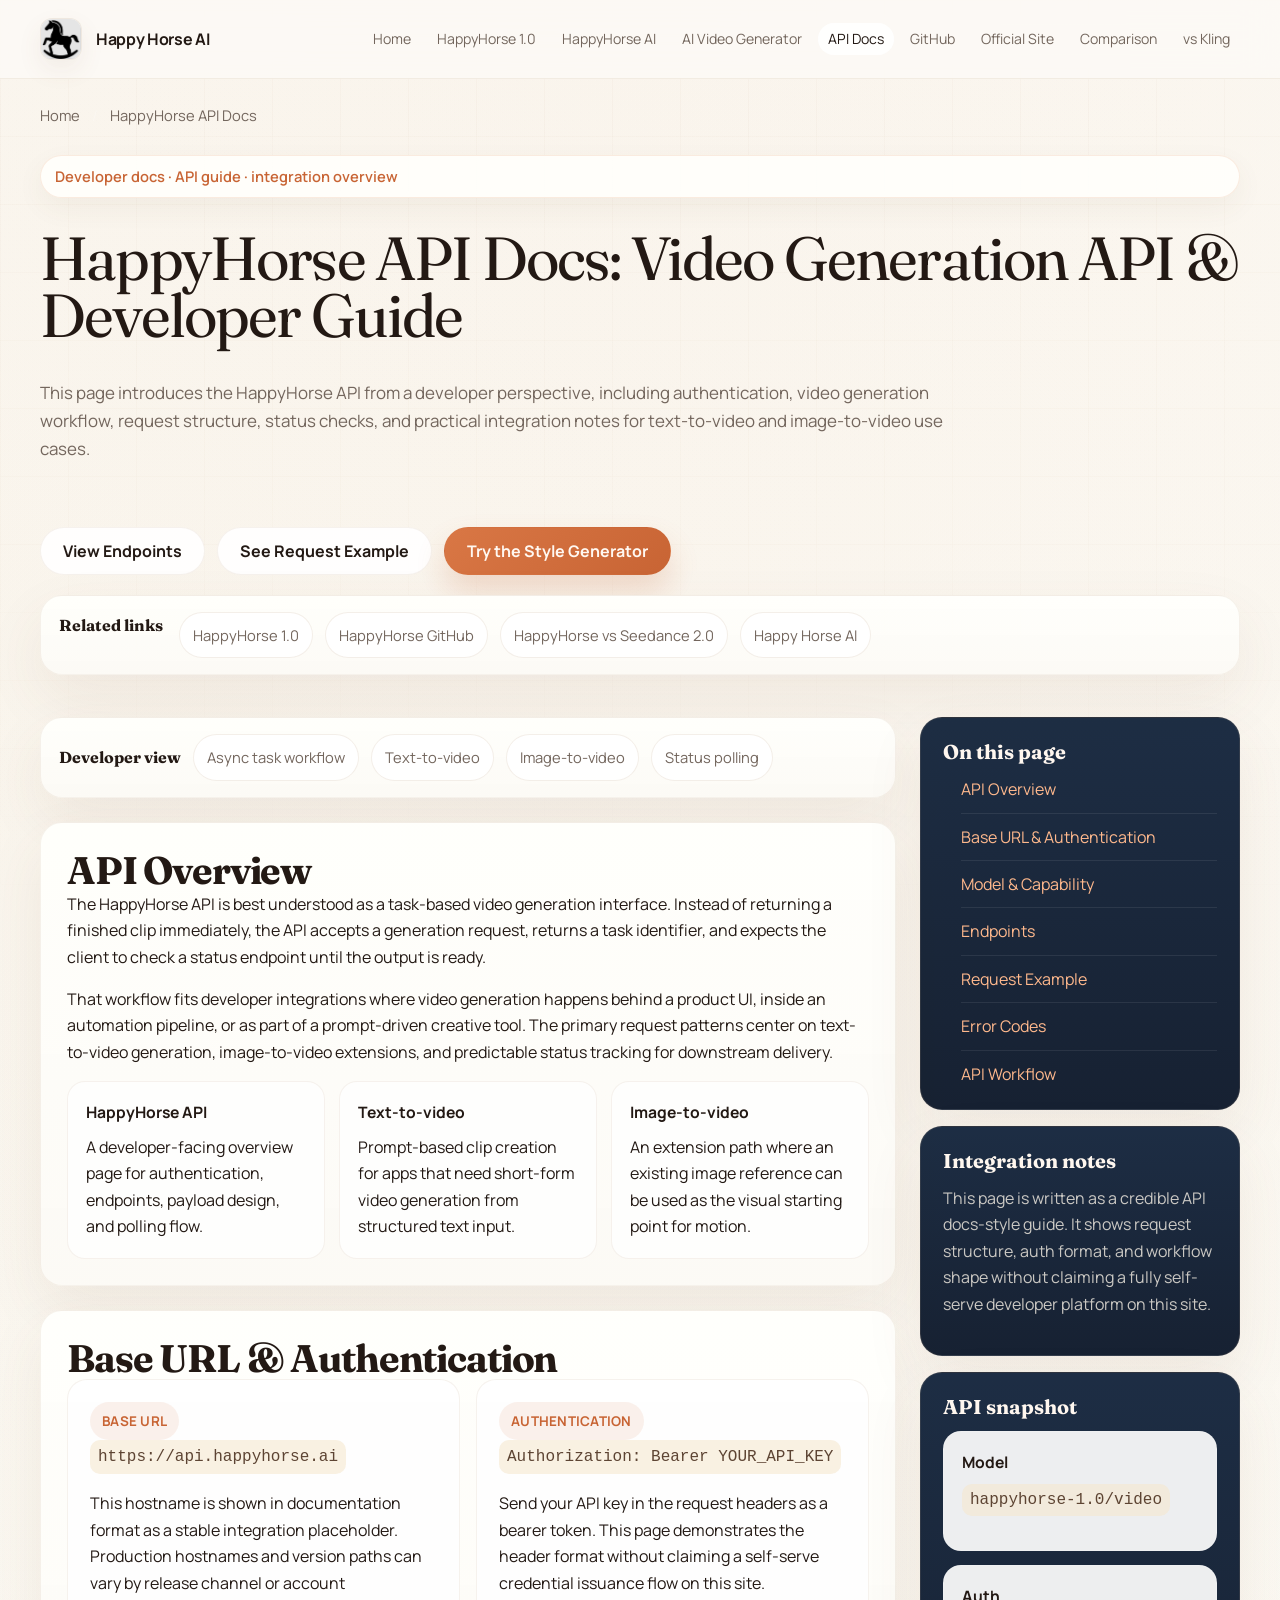
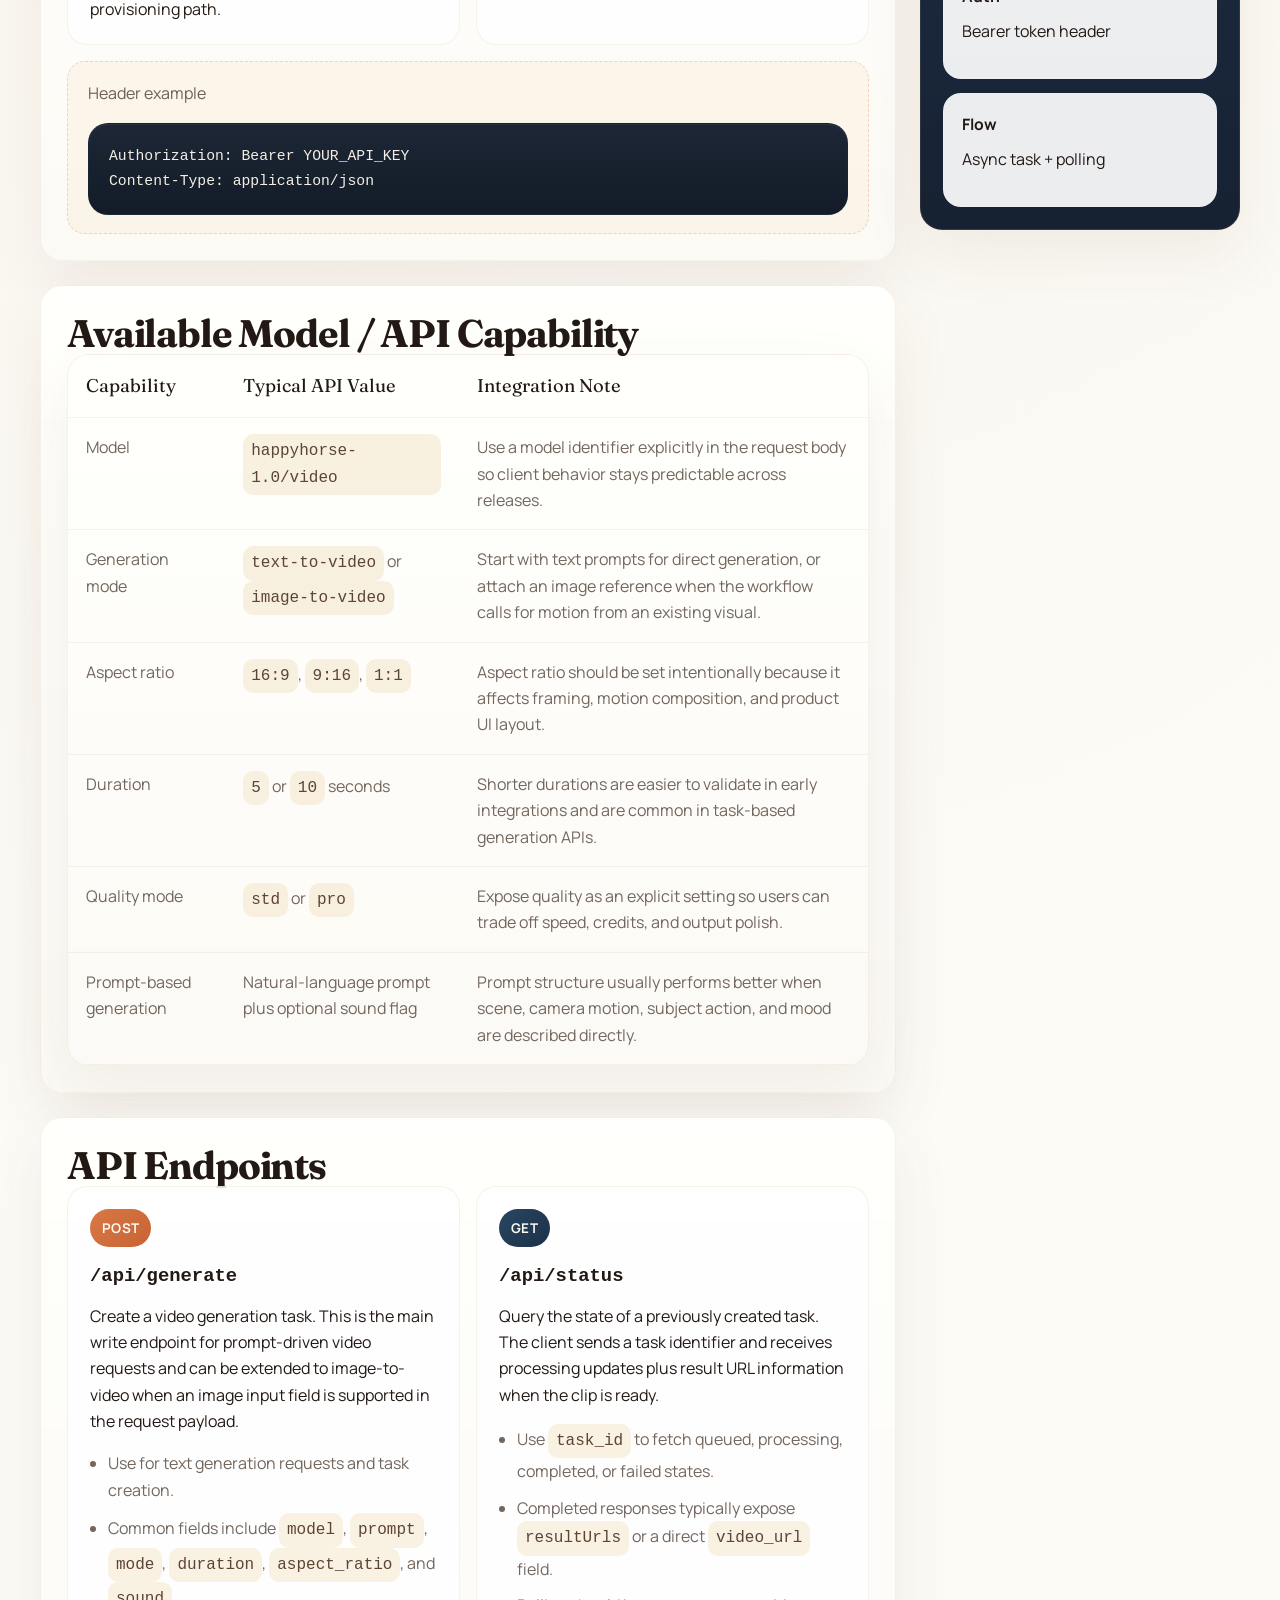
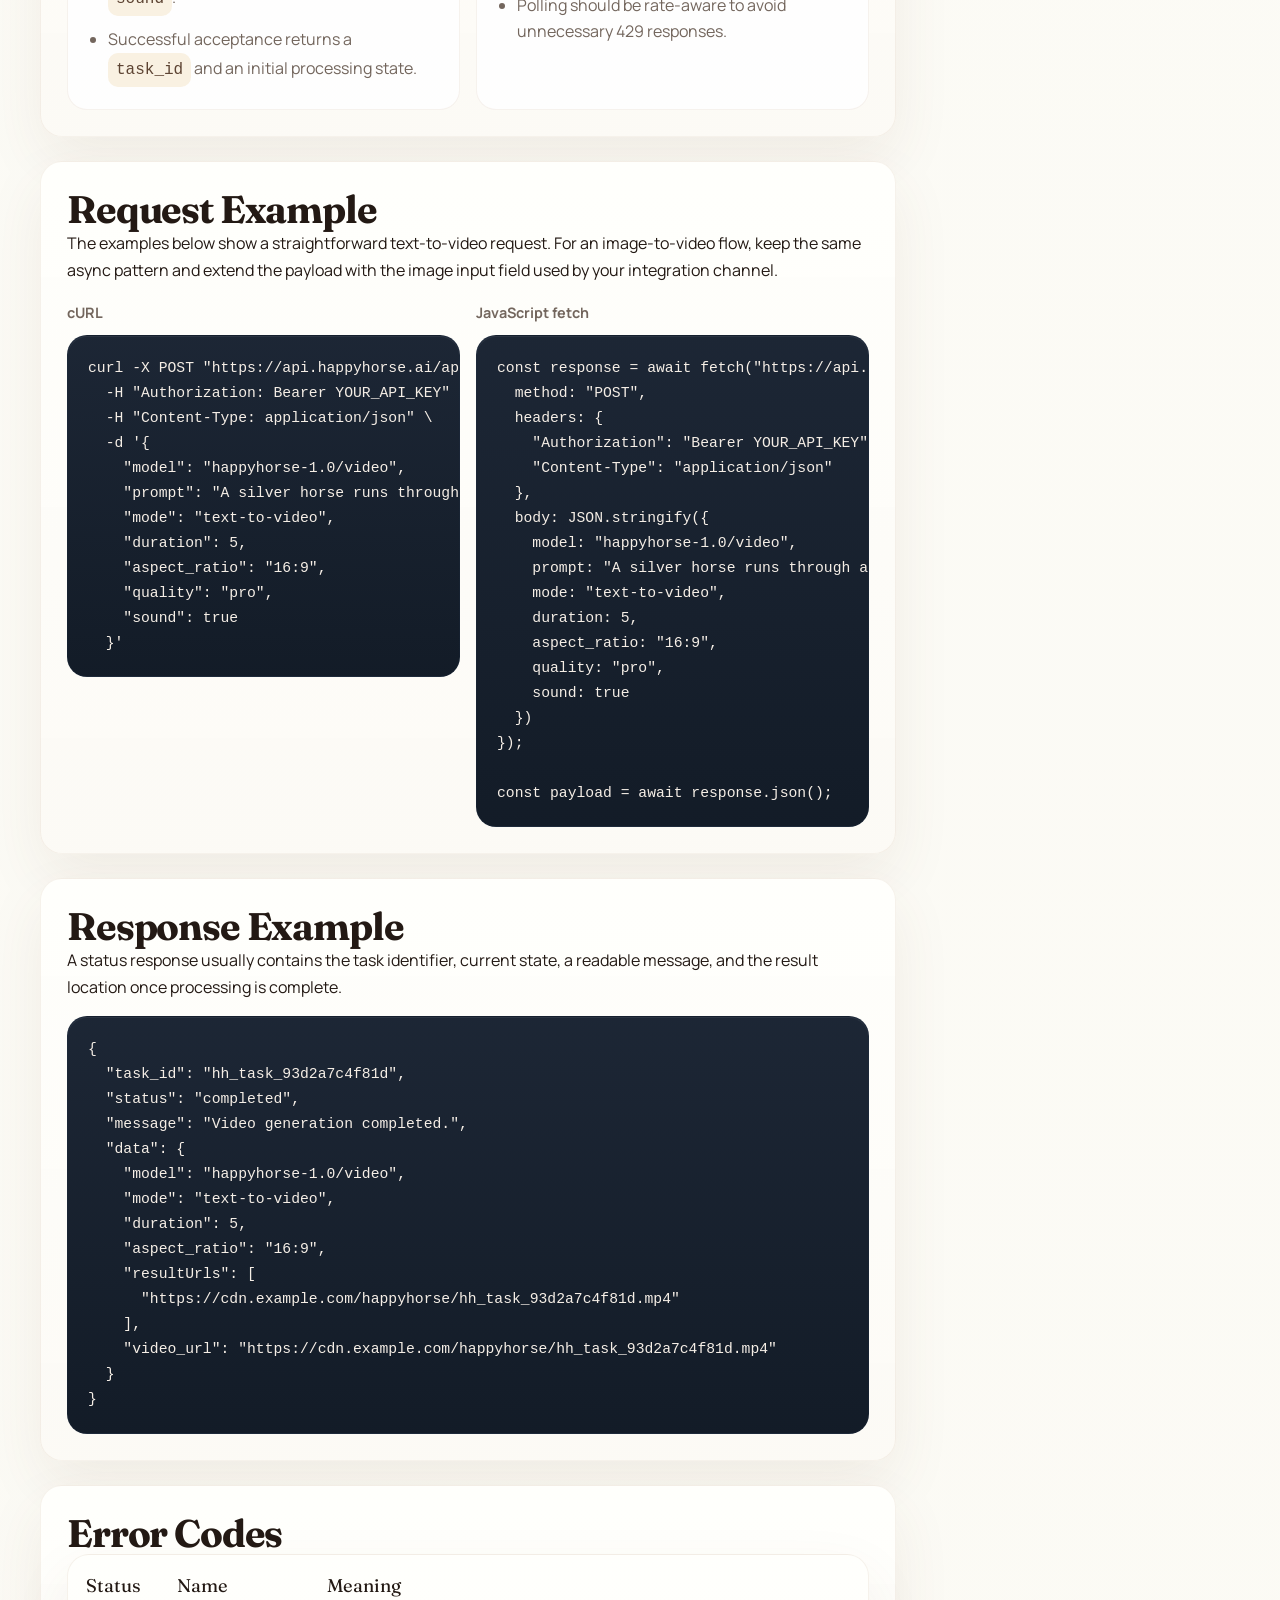
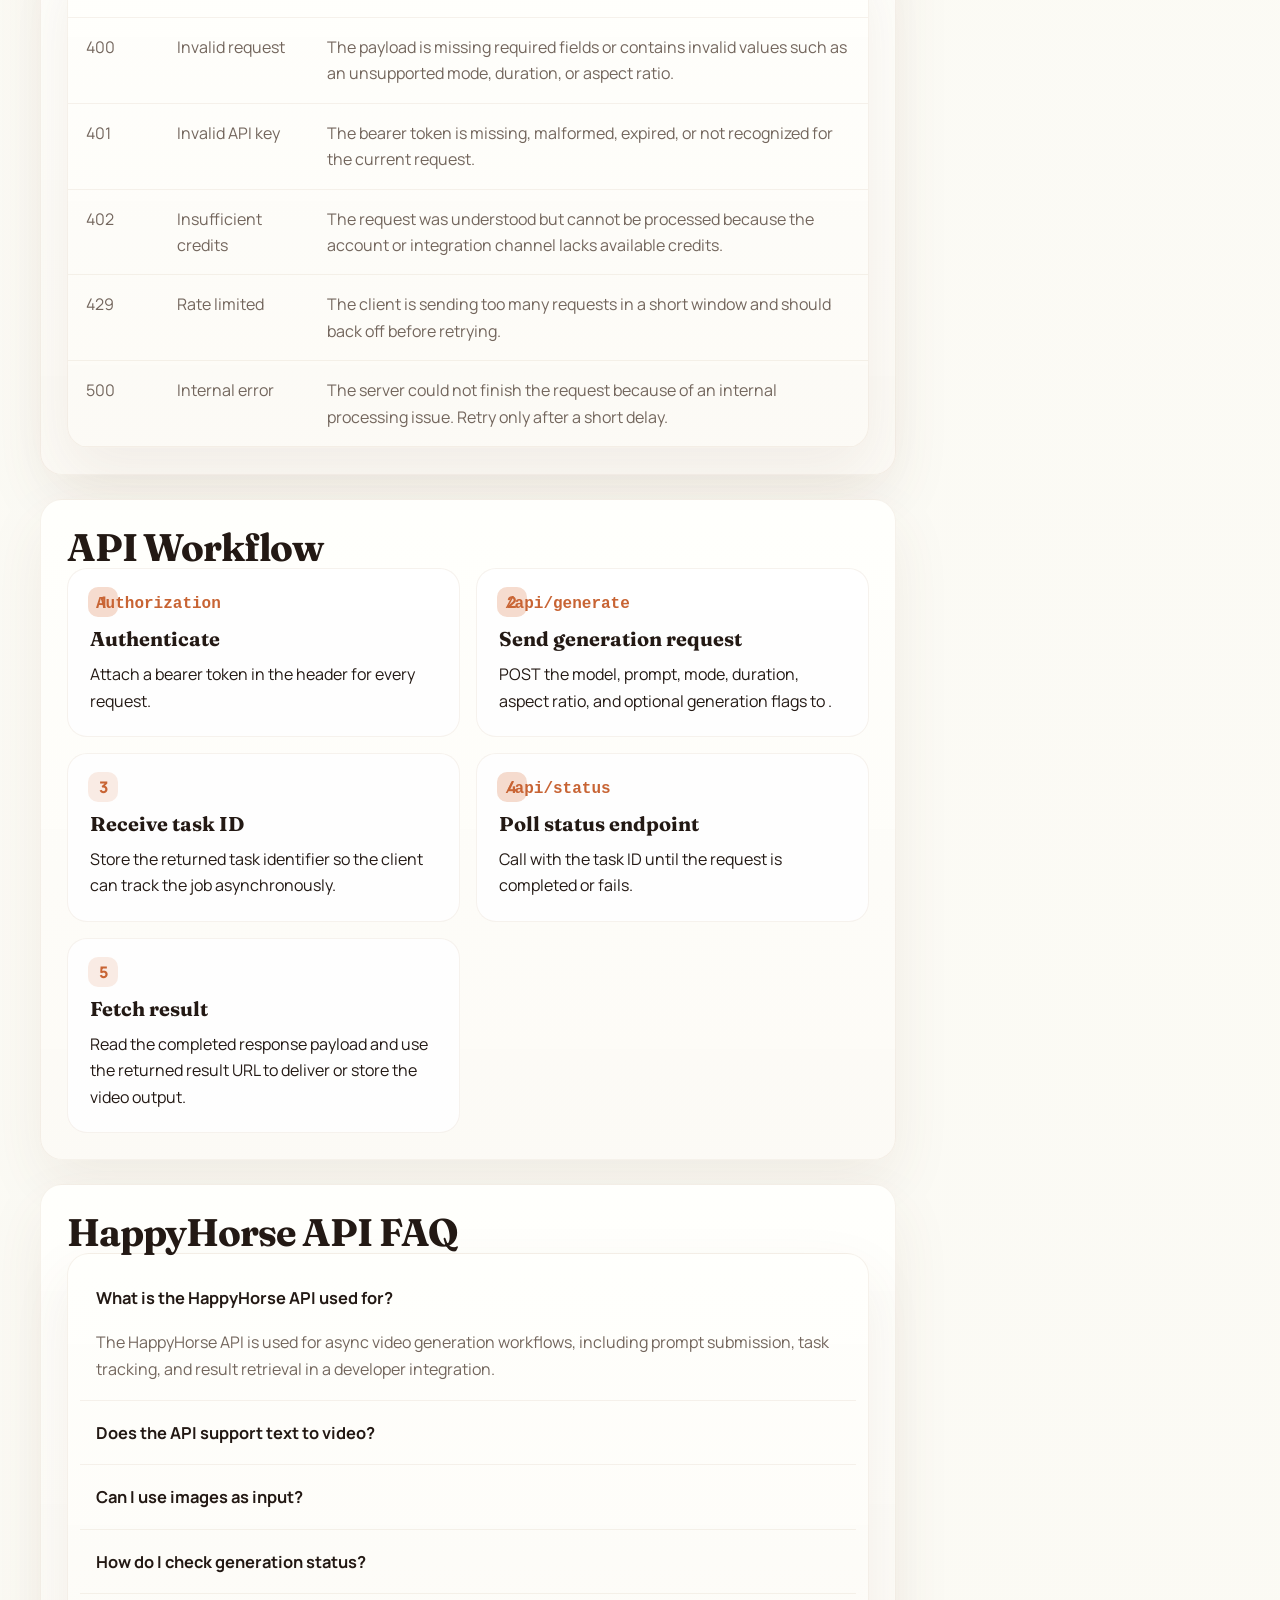
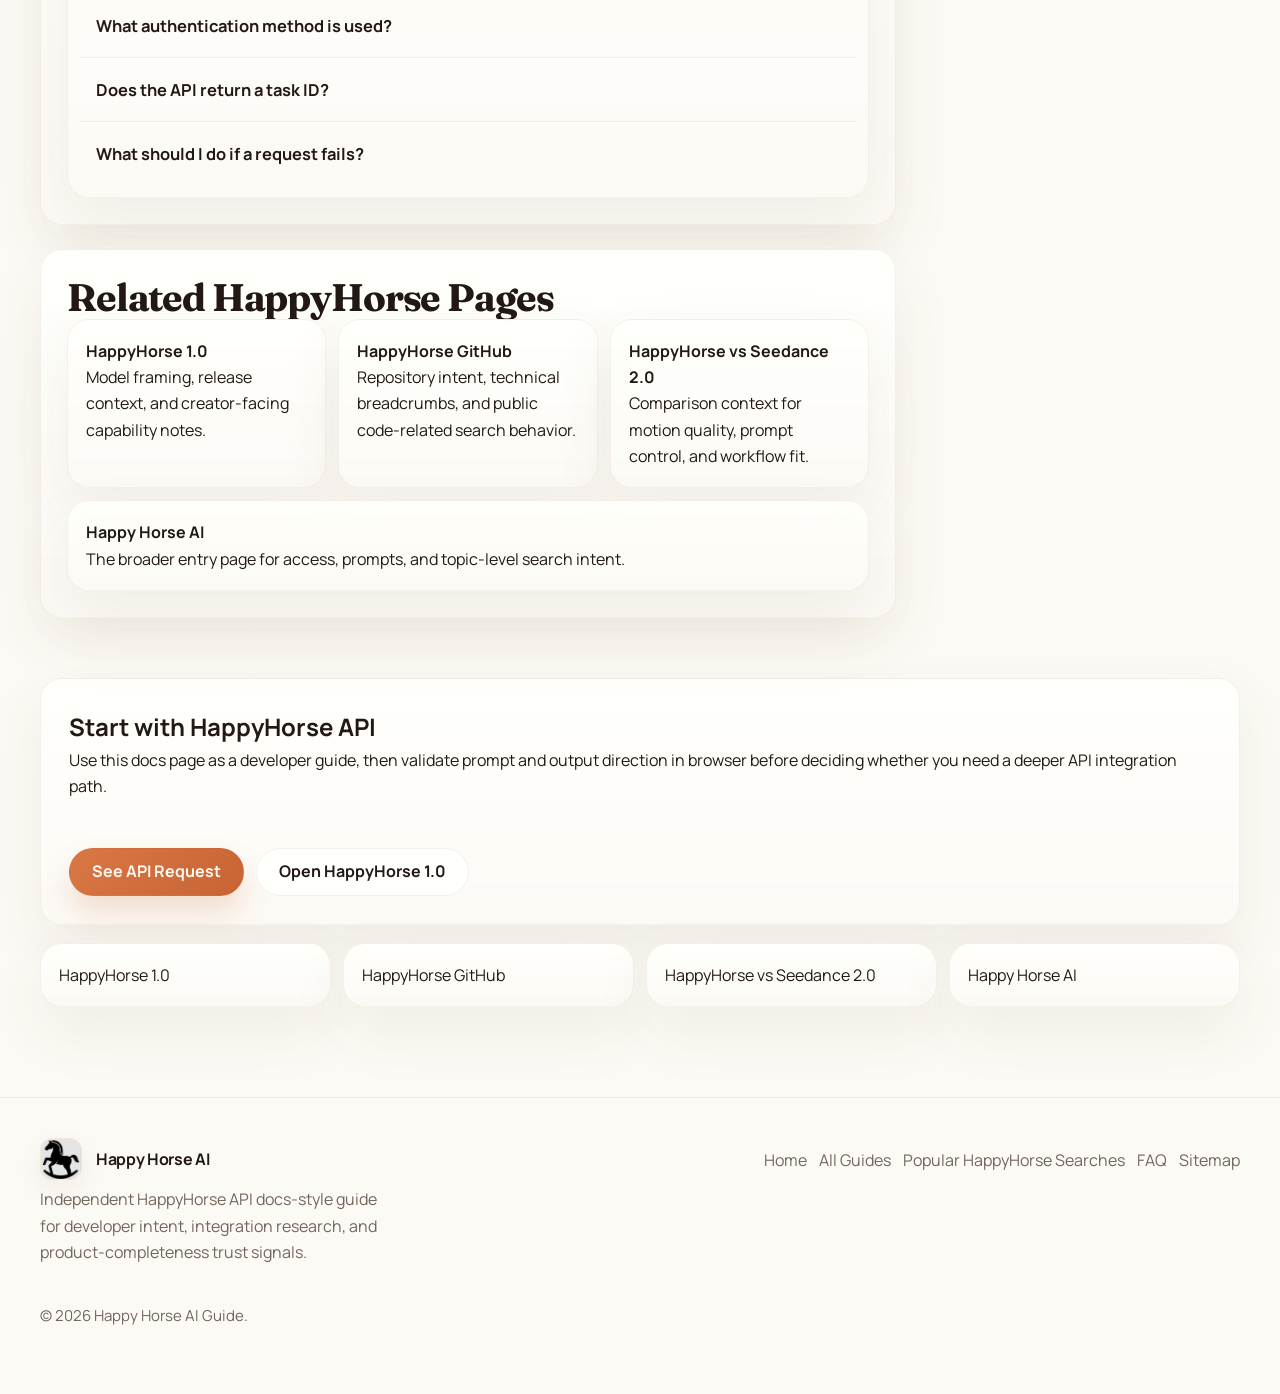
<file: happyhorse-api-docs/index.html>
<!DOCTYPE html>
<html lang="en">
  <head>
    <meta charset="utf-8">
    <meta name="viewport" content="width=device-width, initial-scale=1">
    <title>HappyHorse API Docs: Video Generation API &amp; Developer Guide</title>
    <meta name="description" content="Explore HappyHorse API docs with authentication, video generation endpoints, request examples, status checks, and developer integration notes.">
    <meta name="robots" content="index, follow">
    <link rel="canonical" href="https://ai-happyhorse.github.io/happyhorse-api-docs/">
    <link rel="icon" href="/Favicon.png" type="image/png">
    <link rel="stylesheet" href="../style.css">
    <!-- Privacy-friendly analytics by Plausible -->
    <script async src="https://plausible.io/js/pa-LbYKk9nEzA2_F65ajsgRo.js"></script>
    <script>
      window.plausible = window.plausible || function(){(plausible.q = plausible.q || []).push(arguments)};
      plausible.init = plausible.init || function(i){plausible.o = i || {}};
      plausible.init();
    </script>
    <script type="text/javascript">
      (function(c,l,a,r,i,t,y){
        c[a]=c[a]||function(){(c[a].q=c[a].q||[]).push(arguments)};
        t=l.createElement(r);t.async=1;t.src="https://www.clarity.ms/tag/"+i;
        y=l.getElementsByTagName(r)[0];y.parentNode.insertBefore(t,y);
      })(window, document, "clarity", "script", "wisjt58j0j");
    </script>
    <meta property="og:type" content="article">
    <meta property="og:title" content="HappyHorse API Docs: Video Generation API &amp; Developer Guide">
    <meta property="og:description" content="Explore HappyHorse API docs with authentication, video generation endpoints, request examples, status checks, and developer integration notes.">
    <meta property="og:url" content="https://ai-happyhorse.github.io/happyhorse-api-docs/">
    <meta name="twitter:card" content="summary_large_image">
    <meta name="twitter:title" content="HappyHorse API Docs: Video Generation API &amp; Developer Guide">
    <meta name="twitter:description" content="Explore HappyHorse API docs with authentication, video generation endpoints, request examples, status checks, and developer integration notes.">
    <script type="application/ld+json">
      {
        "@context": "https://schema.org",
        "@type": "WebPage",
        "name": "HappyHorse API Docs: Video Generation API & Developer Guide",
        "url": "https://ai-happyhorse.github.io/happyhorse-api-docs/",
        "description": "Developer-style HappyHorse API docs page covering authentication, video generation endpoints, request examples, status checks, and integration notes."
      }
    </script>
    <script type="application/ld+json">
      {
        "@context": "https://schema.org",
        "@type": "BreadcrumbList",
        "itemListElement": [
          {
            "@type": "ListItem",
            "position": 1,
            "name": "Home",
            "item": "https://ai-happyhorse.github.io/"
          },
          {
            "@type": "ListItem",
            "position": 2,
            "name": "HappyHorse API Docs",
            "item": "https://ai-happyhorse.github.io/happyhorse-api-docs/"
          }
        ]
      }
    </script>
    <script type="application/ld+json">
      {
        "@context": "https://schema.org",
        "@type": "FAQPage",
        "mainEntity": [
          {
            "@type": "Question",
            "name": "What is the HappyHorse API used for?",
            "acceptedAnswer": {
              "@type": "Answer",
              "text": "The HappyHorse API is used to integrate async video generation workflows into an application, including prompt-based text-to-video requests, image-to-video extensions, task tracking, and result retrieval."
            }
          },
          {
            "@type": "Question",
            "name": "Does the API support text to video?",
            "acceptedAnswer": {
              "@type": "Answer",
              "text": "Yes. The documentation-style workflow on this page centers on text-to-video requests where a prompt, model, duration, aspect ratio, and quality mode are submitted to create a generation task."
            }
          },
          {
            "@type": "Question",
            "name": "Can I use images as input?",
            "acceptedAnswer": {
              "@type": "Answer",
              "text": "The page is framed to cover image-to-video as an extension path, where an image reference can be included alongside prompt and generation settings when that workflow is available in the integration channel you use."
            }
          },
          {
            "@type": "Question",
            "name": "How do I check generation status?",
            "acceptedAnswer": {
              "@type": "Answer",
              "text": "After sending a create request, store the returned task ID and call the status endpoint to check whether the job is queued, processing, completed, or failed."
            }
          },
          {
            "@type": "Question",
            "name": "What authentication method is used?",
            "acceptedAnswer": {
              "@type": "Answer",
              "text": "This page uses a bearer-token pattern in the Authorization header. It shows the request format without claiming a public self-serve credential flow on this site."
            }
          },
          {
            "@type": "Question",
            "name": "Does the API return a task ID?",
            "acceptedAnswer": {
              "@type": "Answer",
              "text": "Yes. The async workflow shown here returns a task ID after the generation request is accepted so the client can poll for status and fetch the result later."
            }
          },
          {
            "@type": "Question",
            "name": "What should I do if a request fails?",
            "acceptedAnswer": {
              "@type": "Answer",
              "text": "Start by checking the HTTP status code, request body fields, and token formatting, then retry only when the error is transient such as rate limiting or a temporary server issue."
            }
          }
        ]
      }
    </script>
  </head>
  <body>
    <a class="skip-link" href="#content">Skip to content</a>
    <header class="site-header">
      <div class="container">
        <a class="brand" href="../">
          <span class="brand-mark"><img src="/Favicon.png" alt="Happy Horse AI logo" width="42" height="42"></span>
          <span>Happy Horse AI</span>
        </a>
        <button class="nav-toggle" type="button" aria-expanded="false" aria-controls="site-nav" data-nav-toggle>Menu</button>
        <nav class="main-nav" id="site-nav" data-nav>
          <a href="../">Home</a>
          <a href="../happyhorse-1-0/">HappyHorse 1.0</a>
          <a href="../happy-horse-ai/">HappyHorse AI</a>
          <a href="../happyhorse-ai-video-generator/">AI Video Generator</a>
          <a class="is-active" href="../happyhorse-api-docs/">API Docs</a>
          <a href="../happyhorse-github/">GitHub</a>
          <a href="../happyhorse-official-site/">Official Site</a>
          <a href="../happyhorse-vs-seedance/">Comparison</a>
          <a href="../happyhorse-vs-kling/">vs Kling</a>
        </nav>
      </div>
    </header>

    <main id="content">
      <div class="container breadcrumbs">
        <ol>
          <li><a href="../">Home</a></li>
          <li>HappyHorse API Docs</li>
        </ol>
      </div>

      <section class="page-header">
        <div class="container docs-hero">
          <span class="eyebrow">Developer docs · API guide · integration overview</span>
          <h1 class="page-title">HappyHorse API Docs: Video Generation API &amp; Developer Guide</h1>
          <p class="lead">
            This page introduces the HappyHorse API from a developer perspective, including authentication, video generation workflow, request structure, status checks, and practical integration notes for text-to-video and image-to-video use cases.
          </p>
          <div class="hero-actions">
            <a class="button button-secondary" href="#api-endpoints">View Endpoints</a>
            <a class="button button-secondary" href="#request-example">See Request Example</a>
            <a class="button button-primary" href="https://www.aicovea.com/happyhorse-video-generator" target="_blank" rel="noopener noreferrer">Try the Style Generator</a>
          </div>
          <div class="signal-strip docs-related-links">
            <strong>Related links</strong>
            <a class="chip" href="../happyhorse-1-0/">HappyHorse 1.0</a>
            <a class="chip" href="../happyhorse-github/">HappyHorse GitHub</a>
            <a class="chip" href="../happyhorse-vs-seedance/">HappyHorse vs Seedance 2.0</a>
            <a class="chip" href="../happy-horse-ai/">Happy Horse AI</a>
          </div>
        </div>
      </section>

      <section class="content-block">
        <div class="container content-layout">
          <div class="content-main">
            <div class="signal-strip">
              <strong>Developer view</strong>
              <span class="chip">Async task workflow</span>
              <span class="chip">Text-to-video</span>
              <span class="chip">Image-to-video</span>
              <span class="chip">Status polling</span>
            </div>

            <article class="section-shell" id="api-overview">
              <h2>API Overview</h2>
              <p>
                The HappyHorse API is best understood as a task-based video generation interface. Instead of returning a finished clip immediately, the API accepts a generation request, returns a task identifier, and expects the client to check a status endpoint until the output is ready.
              </p>
              <p>
                That workflow fits developer integrations where video generation happens behind a product UI, inside an automation pipeline, or as part of a prompt-driven creative tool. The primary request patterns center on text-to-video generation, image-to-video extensions, and predictable status tracking for downstream delivery.
              </p>
              <div class="docs-mini-grid">
                <div class="docs-mini-card">
                  <strong>HappyHorse API</strong>
                  <p>A developer-facing overview page for authentication, endpoints, payload design, and polling flow.</p>
                </div>
                <div class="docs-mini-card">
                  <strong>Text-to-video</strong>
                  <p>Prompt-based clip creation for apps that need short-form video generation from structured text input.</p>
                </div>
                <div class="docs-mini-card">
                  <strong>Image-to-video</strong>
                  <p>An extension path where an existing image reference can be used as the visual starting point for motion.</p>
                </div>
              </div>
            </article>

            <article class="section-shell" id="auth">
              <h2>Base URL &amp; Authentication</h2>
              <div class="docs-grid">
                <div class="docs-card">
                  <span class="docs-label">Base URL</span>
                  <p><code>https://api.happyhorse.ai</code></p>
                  <p>This hostname is shown in documentation format as a stable integration placeholder. Production hostnames and version paths can vary by release channel or account provisioning path.</p>
                </div>
                <div class="docs-card">
                  <span class="docs-label">Authentication</span>
                  <p><code>Authorization: Bearer YOUR_API_KEY</code></p>
                  <p>Send your API key in the request headers as a bearer token. This page demonstrates the header format without claiming a self-serve credential issuance flow on this site.</p>
                </div>
              </div>
              <div class="docs-note" style="margin-top: 16px;">
                <p>Header example</p>
                <pre class="code-block"><code>Authorization: Bearer YOUR_API_KEY
Content-Type: application/json</code></pre>
              </div>
            </article>

            <article class="section-shell" id="capability">
              <h2>Available Model / API Capability</h2>
              <div class="table-wrap">
                <table>
                  <thead>
                    <tr>
                      <th>Capability</th>
                      <th>Typical API Value</th>
                      <th>Integration Note</th>
                    </tr>
                  </thead>
                  <tbody>
                    <tr>
                      <td>Model</td>
                      <td><span class="inline-code">happyhorse-1.0/video</span></td>
                      <td>Use a model identifier explicitly in the request body so client behavior stays predictable across releases.</td>
                    </tr>
                    <tr>
                      <td>Generation mode</td>
                      <td><span class="inline-code">text-to-video</span> or <span class="inline-code">image-to-video</span></td>
                      <td>Start with text prompts for direct generation, or attach an image reference when the workflow calls for motion from an existing visual.</td>
                    </tr>
                    <tr>
                      <td>Aspect ratio</td>
                      <td><span class="inline-code">16:9</span>, <span class="inline-code">9:16</span>, <span class="inline-code">1:1</span></td>
                      <td>Aspect ratio should be set intentionally because it affects framing, motion composition, and product UI layout.</td>
                    </tr>
                    <tr>
                      <td>Duration</td>
                      <td><span class="inline-code">5</span> or <span class="inline-code">10</span> seconds</td>
                      <td>Shorter durations are easier to validate in early integrations and are common in task-based generation APIs.</td>
                    </tr>
                    <tr>
                      <td>Quality mode</td>
                      <td><span class="inline-code">std</span> or <span class="inline-code">pro</span></td>
                      <td>Expose quality as an explicit setting so users can trade off speed, credits, and output polish.</td>
                    </tr>
                    <tr>
                      <td>Prompt-based generation</td>
                      <td>Natural-language prompt plus optional sound flag</td>
                      <td>Prompt structure usually performs better when scene, camera motion, subject action, and mood are described directly.</td>
                    </tr>
                  </tbody>
                </table>
              </div>
            </article>

            <article class="section-shell" id="api-endpoints">
              <h2>API Endpoints</h2>
              <div class="endpoint-grid">
                <div class="endpoint-card">
                  <span class="endpoint-method">POST</span>
                  <div class="endpoint-path">/api/generate</div>
                  <p>Create a video generation task. This is the main write endpoint for prompt-driven video requests and can be extended to image-to-video when an image input field is supported in the request payload.</p>
                  <ul class="endpoint-list">
                    <li>Use for text generation requests and task creation.</li>
                    <li>Common fields include <span class="inline-code">model</span>, <span class="inline-code">prompt</span>, <span class="inline-code">mode</span>, <span class="inline-code">duration</span>, <span class="inline-code">aspect_ratio</span>, and <span class="inline-code">sound</span>.</li>
                    <li>Successful acceptance returns a <span class="inline-code">task_id</span> and an initial processing state.</li>
                  </ul>
                </div>
                <div class="endpoint-card">
                  <span class="endpoint-method get">GET</span>
                  <div class="endpoint-path">/api/status</div>
                  <p>Query the state of a previously created task. The client sends a task identifier and receives processing updates plus result URL information when the clip is ready.</p>
                  <ul class="endpoint-list">
                    <li>Use <span class="inline-code">task_id</span> to fetch queued, processing, completed, or failed states.</li>
                    <li>Completed responses typically expose <span class="inline-code">resultUrls</span> or a direct <span class="inline-code">video_url</span> field.</li>
                    <li>Polling should be rate-aware to avoid unnecessary 429 responses.</li>
                  </ul>
                </div>
              </div>
            </article>

            <article class="section-shell" id="request-example">
              <h2>Request Example</h2>
              <p>
                The examples below show a straightforward text-to-video request. For an image-to-video flow, keep the same async pattern and extend the payload with the image input field used by your integration channel.
              </p>
              <div class="code-grid">
                <div>
                  <span class="code-caption">cURL</span>
                  <pre class="code-block"><code>curl -X POST "https://api.happyhorse.ai/api/generate" \
  -H "Authorization: Bearer YOUR_API_KEY" \
  -H "Content-Type: application/json" \
  -d '{
    "model": "happyhorse-1.0/video",
    "prompt": "A silver horse runs through a rain-soaked neon alley, cinematic camera move, detailed reflections, high motion clarity.",
    "mode": "text-to-video",
    "duration": 5,
    "aspect_ratio": "16:9",
    "quality": "pro",
    "sound": true
  }'</code></pre>
                </div>
                <div>
                  <span class="code-caption">JavaScript fetch</span>
                  <pre class="code-block"><code>const response = await fetch("https://api.happyhorse.ai/api/generate", {
  method: "POST",
  headers: {
    "Authorization": "Bearer YOUR_API_KEY",
    "Content-Type": "application/json"
  },
  body: JSON.stringify({
    model: "happyhorse-1.0/video",
    prompt: "A silver horse runs through a rain-soaked neon alley, cinematic camera move, detailed reflections, high motion clarity.",
    mode: "text-to-video",
    duration: 5,
    aspect_ratio: "16:9",
    quality: "pro",
    sound: true
  })
});

const payload = await response.json();</code></pre>
                </div>
              </div>
            </article>

            <article class="section-shell" id="response-example">
              <h2>Response Example</h2>
              <p>A status response usually contains the task identifier, current state, a readable message, and the result location once processing is complete.</p>
              <pre class="code-block"><code>{
  "task_id": "hh_task_93d2a7c4f81d",
  "status": "completed",
  "message": "Video generation completed.",
  "data": {
    "model": "happyhorse-1.0/video",
    "mode": "text-to-video",
    "duration": 5,
    "aspect_ratio": "16:9",
    "resultUrls": [
      "https://cdn.example.com/happyhorse/hh_task_93d2a7c4f81d.mp4"
    ],
    "video_url": "https://cdn.example.com/happyhorse/hh_task_93d2a7c4f81d.mp4"
  }
}</code></pre>
            </article>

            <article class="section-shell" id="error-codes">
              <h2>Error Codes</h2>
              <div class="table-wrap">
                <table>
                  <thead>
                    <tr>
                      <th>Status</th>
                      <th>Name</th>
                      <th>Meaning</th>
                    </tr>
                  </thead>
                  <tbody>
                    <tr>
                      <td>400</td>
                      <td>Invalid request</td>
                      <td>The payload is missing required fields or contains invalid values such as an unsupported mode, duration, or aspect ratio.</td>
                    </tr>
                    <tr>
                      <td>401</td>
                      <td>Invalid API key</td>
                      <td>The bearer token is missing, malformed, expired, or not recognized for the current request.</td>
                    </tr>
                    <tr>
                      <td>402</td>
                      <td>Insufficient credits</td>
                      <td>The request was understood but cannot be processed because the account or integration channel lacks available credits.</td>
                    </tr>
                    <tr>
                      <td>429</td>
                      <td>Rate limited</td>
                      <td>The client is sending too many requests in a short window and should back off before retrying.</td>
                    </tr>
                    <tr>
                      <td>500</td>
                      <td>Internal error</td>
                      <td>The server could not finish the request because of an internal processing issue. Retry only after a short delay.</td>
                    </tr>
                  </tbody>
                </table>
              </div>
            </article>

            <article class="section-shell" id="workflow">
              <h2>API Workflow</h2>
              <div class="workflow-grid">
                <div class="workflow-step">
                  <span>1</span>
                  <h3>Authenticate</h3>
                  <p>Attach a bearer token in the <span class="inline-code">Authorization</span> header for every request.</p>
                </div>
                <div class="workflow-step">
                  <span>2</span>
                  <h3>Send generation request</h3>
                  <p>POST the model, prompt, mode, duration, aspect ratio, and optional generation flags to <span class="inline-code">/api/generate</span>.</p>
                </div>
                <div class="workflow-step">
                  <span>3</span>
                  <h3>Receive task ID</h3>
                  <p>Store the returned task identifier so the client can track the job asynchronously.</p>
                </div>
                <div class="workflow-step">
                  <span>4</span>
                  <h3>Poll status endpoint</h3>
                  <p>Call <span class="inline-code">/api/status</span> with the task ID until the request is completed or fails.</p>
                </div>
                <div class="workflow-step">
                  <span>5</span>
                  <h3>Fetch result</h3>
                  <p>Read the completed response payload and use the returned result URL to deliver or store the video output.</p>
                </div>
              </div>
            </article>

            <article class="section-shell" id="faq">
              <h2>HappyHorse API FAQ</h2>
              <div class="faq-shell">
                <details class="faq-item" open>
                  <summary>What is the HappyHorse API used for?</summary>
                  <p>The HappyHorse API is used for async video generation workflows, including prompt submission, task tracking, and result retrieval in a developer integration.</p>
                </details>
                <details class="faq-item">
                  <summary>Does the API support text to video?</summary>
                  <p>Yes. The main request pattern shown here is a text-to-video generation task built from model, prompt, duration, aspect ratio, and quality settings.</p>
                </details>
                <details class="faq-item">
                  <summary>Can I use images as input?</summary>
                  <p>Image-to-video is treated as an extension path for integrations that accept an image reference alongside the usual generation parameters.</p>
                </details>
                <details class="faq-item">
                  <summary>How do I check generation status?</summary>
                  <p>Store the returned task ID from the create request, then call the status endpoint until the job reports a completed or failed state.</p>
                </details>
                <details class="faq-item">
                  <summary>What authentication method is used?</summary>
                  <p>This page uses a bearer-token pattern in the request header. It is documentation-style guidance, not a claim that this site issues production credentials.</p>
                </details>
                <details class="faq-item">
                  <summary>Does the API return a task ID?</summary>
                  <p>Yes. A task ID is central to the async workflow because it lets the client poll status and fetch result URLs after processing.</p>
                </details>
                <details class="faq-item">
                  <summary>What should I do if a request fails?</summary>
                  <p>Check the status code first, validate request fields and token formatting, then retry only when the error is transient such as rate limiting or a temporary server issue.</p>
                </details>
              </div>
            </article>

            <article class="section-shell">
              <h2>Related HappyHorse Pages</h2>
              <div class="related-grid">
                <a class="related-card" href="../happyhorse-1-0/">
                  <strong>HappyHorse 1.0</strong>
                  <p>Model framing, release context, and creator-facing capability notes.</p>
                </a>
                <a class="related-card" href="../happyhorse-github/">
                  <strong>HappyHorse GitHub</strong>
                  <p>Repository intent, technical breadcrumbs, and public code-related search behavior.</p>
                </a>
                <a class="related-card" href="../happyhorse-vs-seedance/">
                  <strong>HappyHorse vs Seedance 2.0</strong>
                  <p>Comparison context for motion quality, prompt control, and workflow fit.</p>
                </a>
                <a class="related-card" href="../happy-horse-ai/">
                  <strong>Happy Horse AI</strong>
                  <p>The broader entry page for access, prompts, and topic-level search intent.</p>
                </a>
              </div>
            </article>
          </div>

          <aside class="content-sidebar">
            <div class="sidebar-panel">
              <h3>On this page</h3>
              <ul class="sidebar-links">
                <li><a href="#api-overview">API Overview</a></li>
                <li><a href="#auth">Base URL &amp; Authentication</a></li>
                <li><a href="#capability">Model &amp; Capability</a></li>
                <li><a href="#api-endpoints">Endpoints</a></li>
                <li><a href="#request-example">Request Example</a></li>
                <li><a href="#error-codes">Error Codes</a></li>
                <li><a href="#workflow">API Workflow</a></li>
              </ul>
            </div>
            <div class="sidebar-panel">
              <h3>Integration notes</h3>
              <p>This page is written as a credible API docs-style guide. It shows request structure, auth format, and workflow shape without claiming a fully self-serve developer platform on this site.</p>
            </div>
            <div class="sidebar-panel">
              <h3>API snapshot</h3>
              <div class="docs-stat-grid">
                <div class="docs-stat">
                  <strong>Model</strong>
                  <p><span class="inline-code">happyhorse-1.0/video</span></p>
                </div>
                <div class="docs-stat">
                  <strong>Auth</strong>
                  <p>Bearer token header</p>
                </div>
                <div class="docs-stat">
                  <strong>Flow</strong>
                  <p>Async task + polling</p>
                </div>
              </div>
            </div>
          </aside>
        </div>
      </section>

      <section id="start-exploring">
        <div class="container">
          <div class="cta-panel">
            <div>
              <h2>Start with HappyHorse API</h2>
              <p>
                Use this docs page as a developer guide, then validate prompt and output direction in browser before deciding whether you need a deeper API integration path.
              </p>
            </div>
            <div class="hero-actions">
              <a class="button button-primary" href="#request-example">See API Request</a>
              <a class="button button-secondary" href="../happyhorse-1-0/">Open HappyHorse 1.0</a>
            </div>
          </div>
          <div class="related-grid" style="margin-top: 18px;">
            <a class="related-card" href="../happyhorse-1-0/">HappyHorse 1.0</a>
            <a class="related-card" href="../happyhorse-github/">HappyHorse GitHub</a>
            <a class="related-card" href="../happyhorse-vs-seedance/">HappyHorse vs Seedance 2.0</a>
            <a class="related-card" href="../happy-horse-ai/">Happy Horse AI</a>
          </div>
        </div>
      </section>
    </main>

    <footer class="site-footer">
      <div class="container">
        <div class="footer-top">
          <div class="footer-copy">
            <a class="brand" href="../">
              <span class="brand-mark"><img src="/Favicon.png" alt="Happy Horse AI logo" width="42" height="42"></span>
              <span>Happy Horse AI</span>
            </a>
            <p>Independent HappyHorse API docs-style guide for developer intent, integration research, and product-completeness trust signals.</p>
          </div>
          <div class="footer-links">
            <a href="../">Home</a>
            <a href="../happy-horse-ai/">All Guides</a>
            <a href="../#searches">Popular HappyHorse Searches</a>
            <a href="#faq">FAQ</a>
            <a href="../sitemap.xml">Sitemap</a>
          </div>
        </div>
        <p class="footer-meta">© <span data-year></span> Happy Horse AI Guide.</p>
      </div>
    </footer>

    <script src="../script.js" defer></script>
  </body>
</html>
</file>
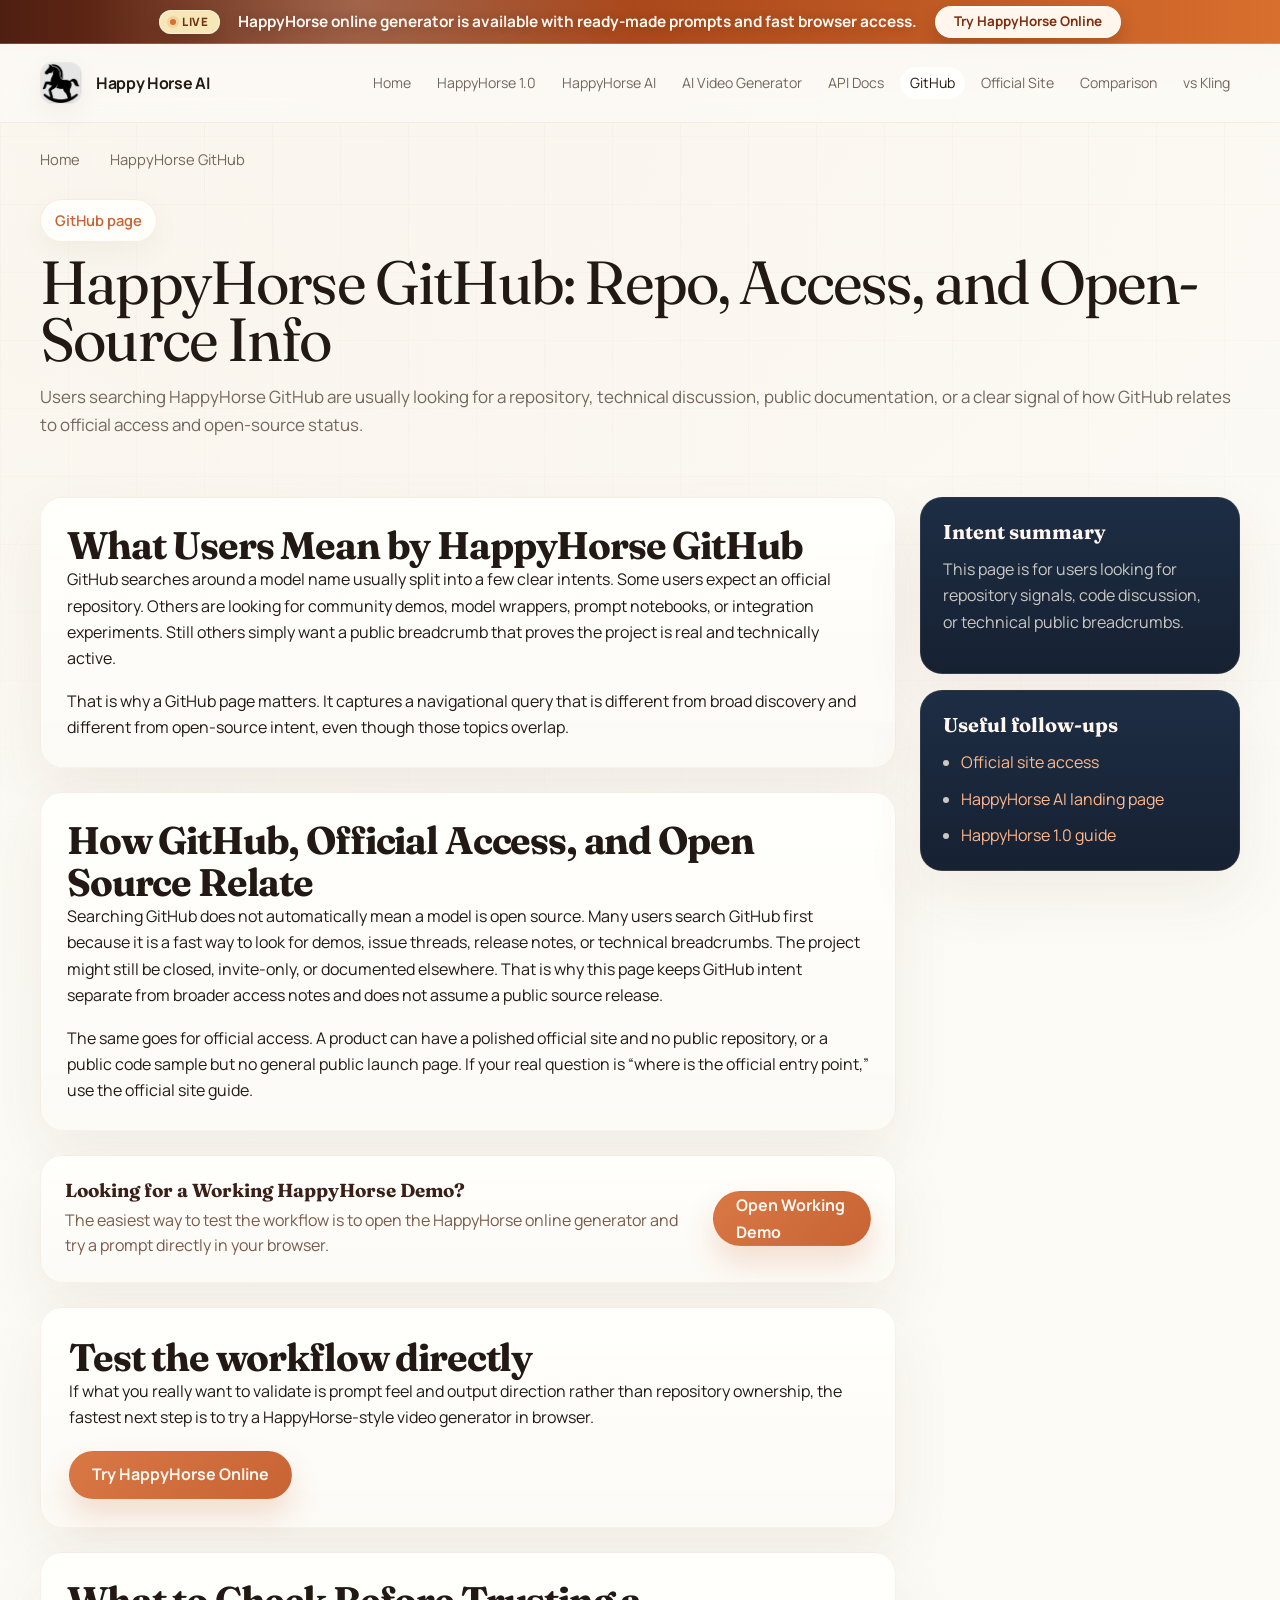
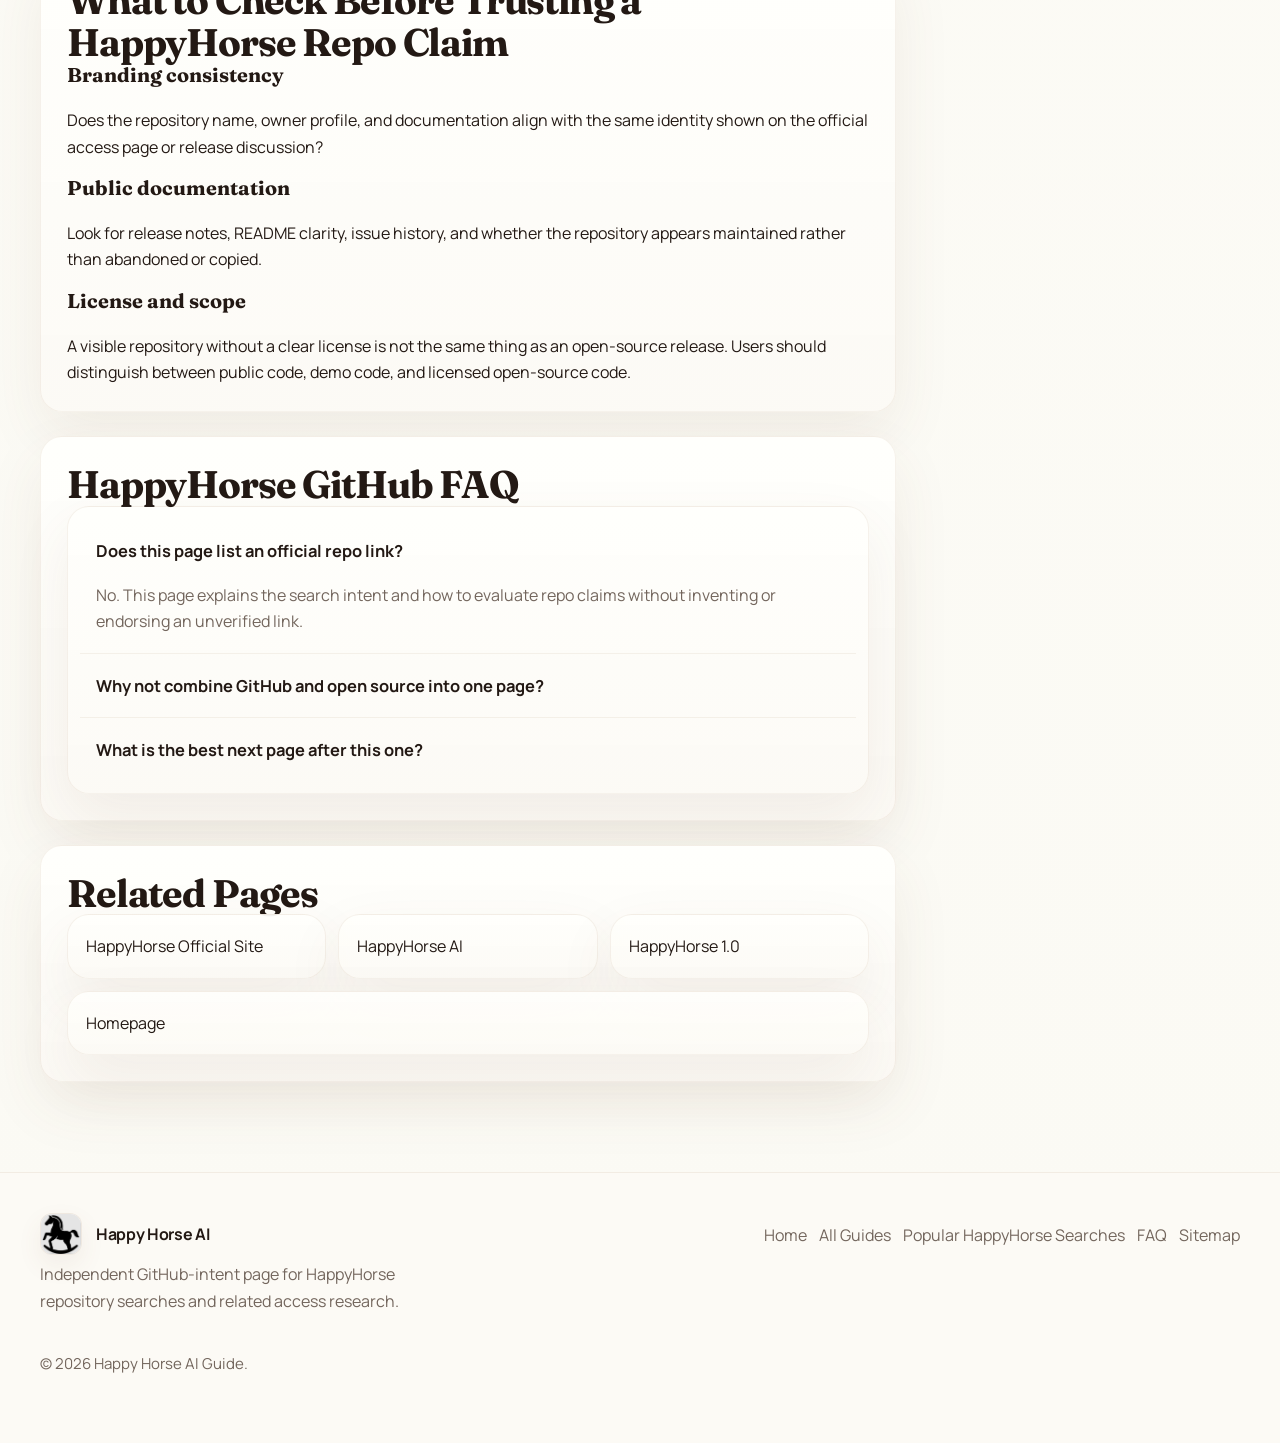
<file: happyhorse-github/index.html>
<!DOCTYPE html>
<html lang="en">
  <head>
    <meta charset="utf-8">
    <meta name="viewport" content="width=device-width, initial-scale=1">
    <title>HappyHorse GitHub: Repo, Access, and Open-Source Info</title>
    <meta name="description" content="Explore HappyHorse GitHub intent, repo signals, access paths, public documentation, and open-source status in one focused page.">
    <meta name="robots" content="index, follow">
    <link rel="canonical" href="https://ai-happyhorse.github.io/happyhorse-github/">
    <link rel="icon" href="/Favicon.png" type="image/png">
    <link rel="stylesheet" href="../style.css">
    <!-- Privacy-friendly analytics by Plausible -->
    <script async src="https://plausible.io/js/pa-LbYKk9nEzA2_F65ajsgRo.js"></script>
    <script>
      window.plausible = window.plausible || function(){(plausible.q = plausible.q || []).push(arguments)};
      plausible.init = plausible.init || function(i){plausible.o = i || {}};
      plausible.init();
    </script>
    <script type="text/javascript">
      (function(c,l,a,r,i,t,y){
        c[a]=c[a]||function(){(c[a].q=c[a].q||[]).push(arguments)};
        t=l.createElement(r);t.async=1;t.src="https://www.clarity.ms/tag/"+i;
        y=l.getElementsByTagName(r)[0];y.parentNode.insertBefore(t,y);
      })(window, document, "clarity", "script", "wisjt58j0j");
    </script>
    <meta property="og:type" content="article">
    <meta property="og:title" content="HappyHorse GitHub: Repo, Access, and Open-Source Info">
    <meta property="og:description" content="Explore HappyHorse GitHub intent, repo signals, access paths, public documentation, and open-source status in one focused page.">
    <meta property="og:url" content="https://ai-happyhorse.github.io/happyhorse-github/">
    <meta name="twitter:card" content="summary_large_image">
    <meta name="twitter:title" content="HappyHorse GitHub: Repo, Access, and Open-Source Info">
    <meta name="twitter:description" content="Explore HappyHorse GitHub intent, repo signals, access paths, public documentation, and open-source status in one focused page.">
    <script type="application/ld+json">
      {
        "@context": "https://schema.org",
        "@type": "WebPage",
        "name": "HappyHorse GitHub: Repo, Access, and Open-Source Info",
        "url": "https://ai-happyhorse.github.io/happyhorse-github/",
        "description": "Focused HappyHorse GitHub page covering repo signals, access paths, public documentation, and open-source status."
      }
    </script>
    <script type="application/ld+json">
      {
        "@context": "https://schema.org",
        "@type": "BreadcrumbList",
        "itemListElement": [
          {
            "@type": "ListItem",
            "position": 1,
            "name": "Home",
            "item": "https://ai-happyhorse.github.io/"
          },
          {
            "@type": "ListItem",
            "position": 2,
            "name": "HappyHorse GitHub",
            "item": "https://ai-happyhorse.github.io/happyhorse-github/"
          }
        ]
      }
    </script>
    <script type="application/ld+json">
      {
        "@context": "https://schema.org",
        "@type": "FAQPage",
        "mainEntity": [
          {
            "@type": "Question",
            "name": "What are users usually looking for when they search HappyHorse GitHub?",
            "acceptedAnswer": {
              "@type": "Answer",
              "text": "They are usually looking for a public repository, demo code, issue discussions, release notes, or any public signal that confirms how the model is distributed."
            }
          },
          {
            "@type": "Question",
            "name": "Does searching GitHub mean HappyHorse is open source?",
            "acceptedAnswer": {
              "@type": "Answer",
              "text": "Not necessarily. Users often search GitHub even when a project is not open source because they want code samples, integration notes, or community discussion."
            }
          },
          {
            "@type": "Question",
            "name": "Which page should I open next?",
            "acceptedAnswer": {
              "@type": "Answer",
              "text": "If you want to understand open-source status, continue to the open-source page. If you want to locate the official entry point, continue to the official site page."
            }
          }
        ]
      }
    </script>
  </head>
  <body>
    <a class="skip-link" href="#content">Skip to content</a>
    <div class="announcement-bar" aria-label="HappyHorse online generator">
      <a href="https://www.aicovea.com/happyhorse-video-generator?utm_source=ai-happyhorse-github&utm_medium=announcement&utm_campaign=happyhorse_api_live" target="_blank" rel="noopener noreferrer" aria-label="Open the HappyHorse online generator">
        <span class="announcement-badge">LIVE</span>
        <span class="announcement-copy">HappyHorse online generator is available with ready-made prompts and fast browser access.</span>
        <span class="announcement-copy-short">HappyHorse online generator is live</span>
        <span class="announcement-cta"><span class="announcement-cta-long">Try HappyHorse Online</span><span class="announcement-cta-short">Try Online</span></span>
      </a>
    </div>
    <header class="site-header">
      <div class="container">
        <a class="brand" href="../">
          <span class="brand-mark"><img src="/Favicon.png" alt="Happy Horse AI logo" width="42" height="42"></span>
          <span>Happy Horse AI</span>
        </a>
        <button class="nav-toggle" type="button" aria-expanded="false" aria-controls="site-nav" data-nav-toggle>Menu</button>
        <nav class="main-nav" id="site-nav" data-nav>
          <a href="../">Home</a>
          <a href="../happyhorse-1-0/">HappyHorse 1.0</a>
          <a href="../happy-horse-ai/">HappyHorse AI</a>
          <a href="../happyhorse-ai-video-generator/">AI Video Generator</a>
          <a href="../happyhorse-api-docs/">API Docs</a>
          <a class="is-active" href="../happyhorse-github/">GitHub</a>
          <a href="../happyhorse-official-site/">Official Site</a>
          <a href="../happyhorse-vs-seedance/">Comparison</a>
          <a href="../happyhorse-vs-kling/">vs Kling</a>
        </nav>
      </div>
    </header>

    <main id="content">
      <div class="container breadcrumbs">
        <ol>
          <li><a href="../">Home</a></li>
          <li>HappyHorse GitHub</li>
        </ol>
      </div>

      <section class="page-header">
        <div class="container">
          <span class="eyebrow">GitHub page</span>
          <h1 class="page-title">HappyHorse GitHub: Repo, Access, and Open-Source Info</h1>
          <p class="lead">
            Users searching HappyHorse GitHub are usually looking for a repository, technical discussion, public documentation, or a clear signal of how GitHub relates to official access and open-source status.
          </p>
        </div>
      </section>

      <section class="content-block">
        <div class="container content-layout">
          <div class="content-main">
            <article class="section-shell">
              <h2>What Users Mean by HappyHorse GitHub</h2>
              <p>
                GitHub searches around a model name usually split into a few clear intents. Some users expect an official repository. Others are looking for community demos, model wrappers,
                prompt notebooks, or integration experiments. Still others simply want a public breadcrumb that proves the project is real and technically active.
              </p>
              <p>
                That is why a GitHub page matters. It captures a navigational query that is different from broad discovery and different from open-source intent, even though those topics overlap.
              </p>
            </article>

            <article class="section-shell">
              <h2>How GitHub, Official Access, and Open Source Relate</h2>
              <p>
                Searching GitHub does not automatically mean a model is open source. Many users search GitHub first because it is a fast way to look for demos, issue threads, release notes, or technical breadcrumbs.
                The project might still be closed, invite-only, or documented elsewhere. That is why this page keeps GitHub intent separate from broader access notes and does not assume a public source release.
              </p>
              <p>
                The same goes for official access. A product can have a polished official site and no public repository, or a public code sample but no general public launch page.
                If your real question is “where is the official entry point,” use the <a href="../happyhorse-official-site/">official site guide</a>.
              </p>
            </article>

            <div class="working-demo-cta">
              <div>
                <p class="working-demo-title">Looking for a Working HappyHorse Demo?</p>
                <p class="working-demo-description">The easiest way to test the workflow is to open the HappyHorse online generator and try a prompt directly in your browser.</p>
              </div>
              <a class="button button-primary" href="https://www.aicovea.com/happyhorse-video-generator" target="_blank" rel="noopener noreferrer">Open Working Demo</a>
            </div>

            <article class="cta-panel">
              <div>
                <h2>Test the workflow directly</h2>
                <p>If what you really want to validate is prompt feel and output direction rather than repository ownership, the fastest next step is to try a HappyHorse-style video generator in browser.</p>
              </div>
              <div class="hero-actions" style="margin-top: 0;">
                <a class="button button-primary" href="https://www.aicovea.com/happyhorse-video-generator" target="_blank" rel="noopener noreferrer">Try HappyHorse Online</a>
              </div>
            </article>

            <article class="section-shell">
              <h2>What to Check Before Trusting a HappyHorse Repo Claim</h2>
              <h3>Branding consistency</h3>
              <p>Does the repository name, owner profile, and documentation align with the same identity shown on the official access page or release discussion?</p>
              <h3>Public documentation</h3>
              <p>Look for release notes, README clarity, issue history, and whether the repository appears maintained rather than abandoned or copied.</p>
              <h3>License and scope</h3>
              <p>A visible repository without a clear license is not the same thing as an open-source release. Users should distinguish between public code, demo code, and licensed open-source code.</p>
            </article>

            <article class="section-shell" id="faq">
              <h2>HappyHorse GitHub FAQ</h2>
              <div class="faq-shell">
                <details class="faq-item" open>
                  <summary>Does this page list an official repo link?</summary>
                  <p>No. This page explains the search intent and how to evaluate repo claims without inventing or endorsing an unverified link.</p>
                </details>
                <details class="faq-item">
                  <summary>Why not combine GitHub and open source into one page?</summary>
                  <p>Because they are related but not identical intents. Some users want repo breadcrumbs; others want a clear answer about licensing and public release status.</p>
                </details>
                <details class="faq-item">
                  <summary>What is the best next page after this one?</summary>
                  <p>If you want the likely official destination, use the official site page. If you want the broader product overview, open the HappyHorse AI page.</p>
                </details>
              </div>
            </article>

            <article class="section-shell">
              <h2>Related Pages</h2>
              <div class="related-grid">
                <a class="related-card" href="../happyhorse-official-site/">HappyHorse Official Site</a>
                <a class="related-card" href="../happy-horse-ai/">HappyHorse AI</a>
                <a class="related-card" href="../happyhorse-1-0/">HappyHorse 1.0</a>
                <a class="related-card" href="../">Homepage</a>
              </div>
            </article>
          </div>

          <aside class="content-sidebar">
            <div class="sidebar-panel">
              <h3>Intent summary</h3>
              <p>This page is for users looking for repository signals, code discussion, or technical public breadcrumbs.</p>
            </div>
            <div class="sidebar-panel">
              <h3>Useful follow-ups</h3>
              <ul>
                <li><a href="../happyhorse-official-site/">Official site access</a></li>
                <li><a href="../happy-horse-ai/">HappyHorse AI landing page</a></li>
                <li><a href="../happyhorse-1-0/">HappyHorse 1.0 guide</a></li>
              </ul>
            </div>
          </aside>
        </div>
      </section>
    </main>

    <footer class="site-footer">
      <div class="container">
        <div class="footer-top">
          <div class="footer-copy">
            <a class="brand" href="../">
              <span class="brand-mark"><img src="/Favicon.png" alt="Happy Horse AI logo" width="42" height="42"></span>
              <span>Happy Horse AI</span>
            </a>
            <p>Independent GitHub-intent page for HappyHorse repository searches and related access research.</p>
          </div>
          <div class="footer-links">
            <a href="../">Home</a>
            <a href="../happy-horse-ai/">All Guides</a>
            <a href="../#searches">Popular HappyHorse Searches</a>
            <a href="#faq">FAQ</a>
            <a href="../sitemap.xml">Sitemap</a>
          </div>
        </div>
        <p class="footer-meta">© <span data-year></span> Happy Horse AI Guide.</p>
      </div>
    </footer>

    <script src="../script.js" defer></script>
  </body>
</html>
</file>
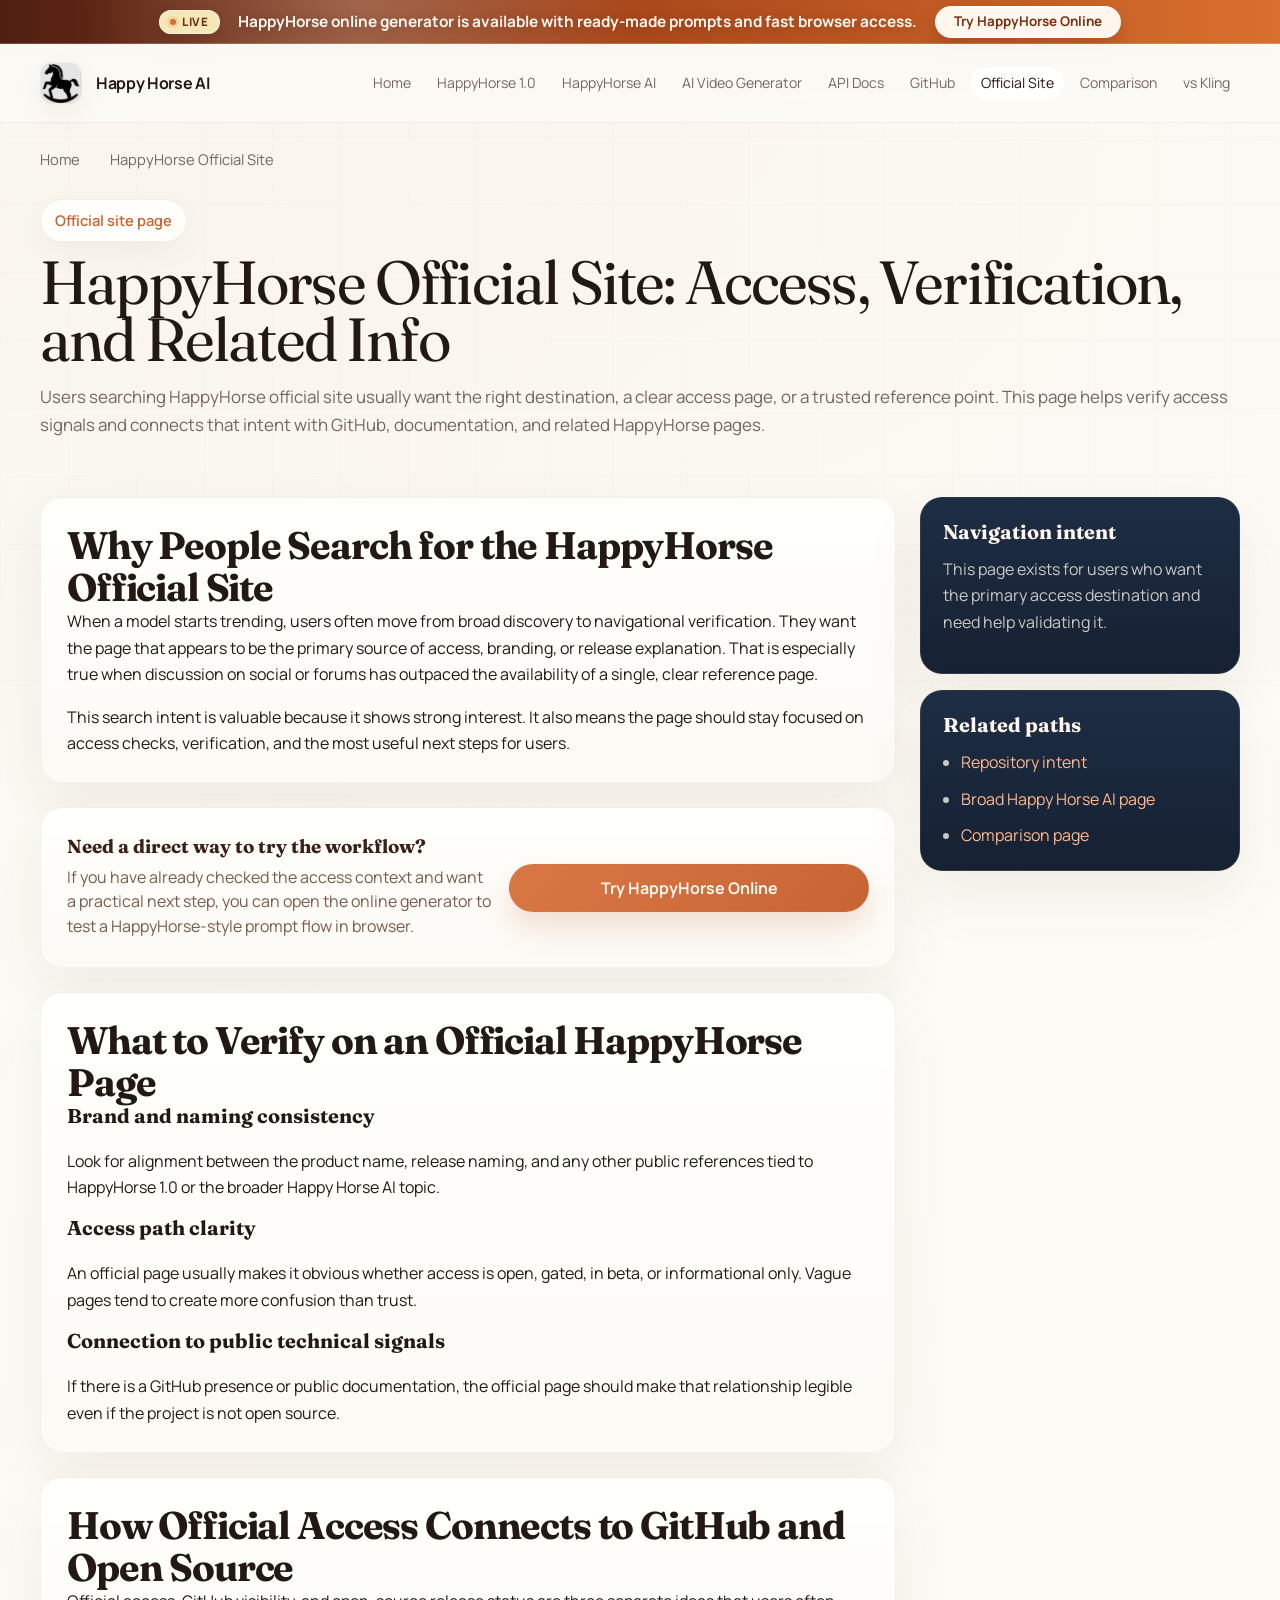
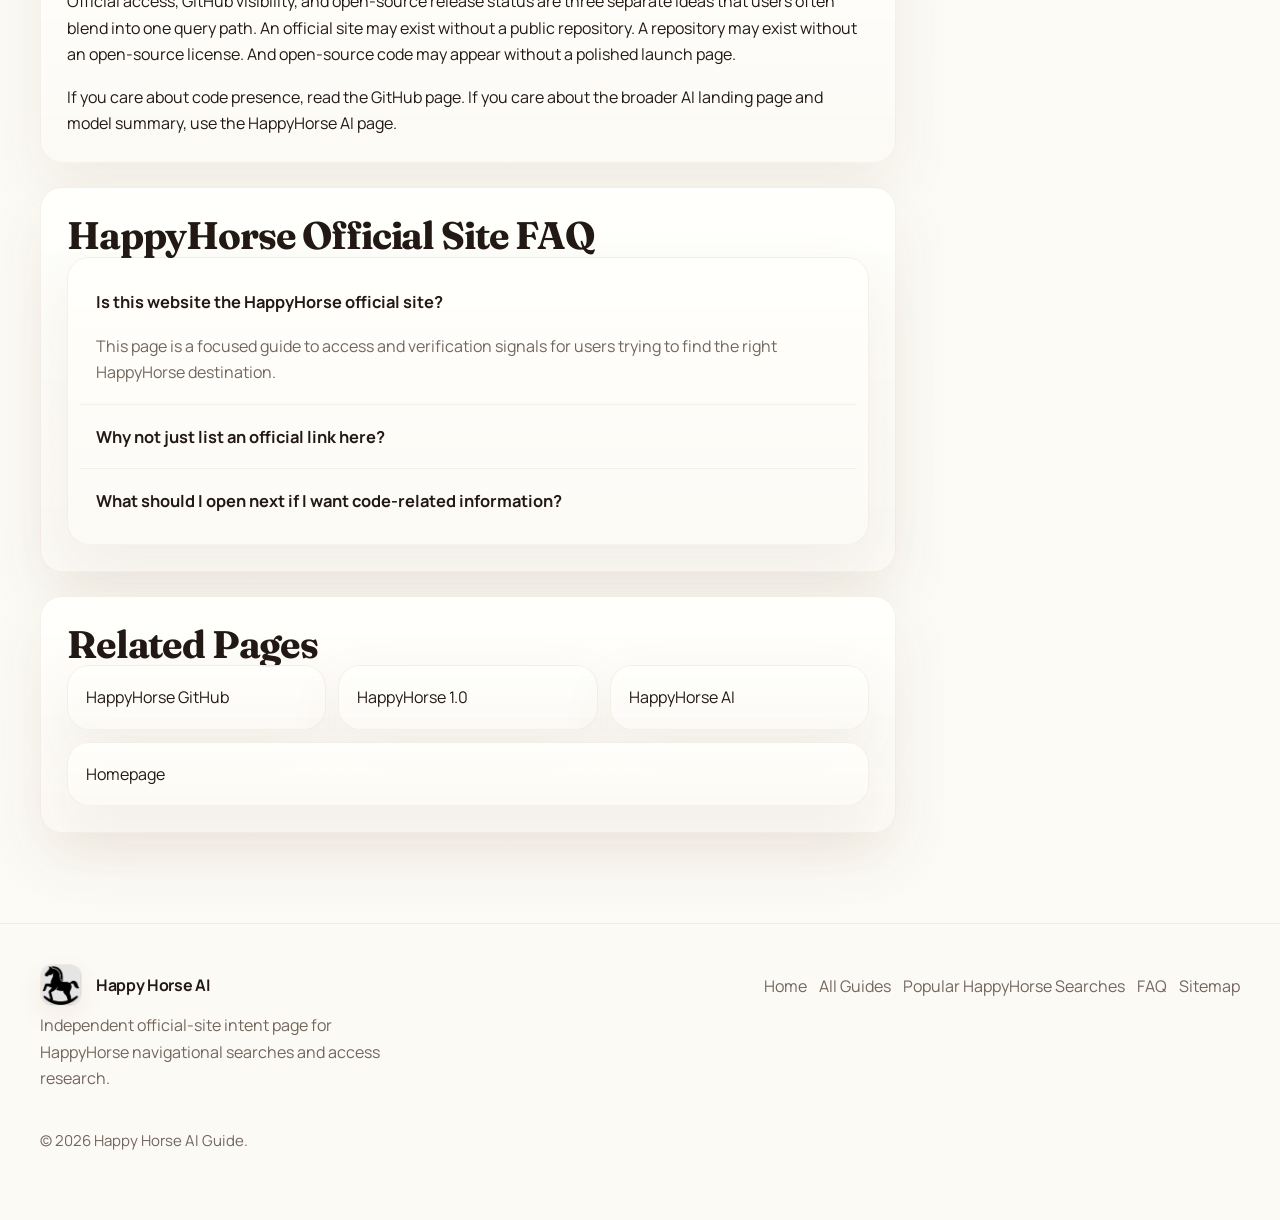
<file: happyhorse-official-site/index.html>
<!DOCTYPE html>
<html lang="en">
  <head>
    <meta charset="utf-8">
    <meta name="viewport" content="width=device-width, initial-scale=1">
    <title>HappyHorse Official Site: Access, Verification, and Related Info</title>
    <meta name="description" content="Find HappyHorse official site intent, access checks, verification signals, GitHub context, and related pages in one focused guide.">
    <meta name="robots" content="index, follow">
    <link rel="canonical" href="https://ai-happyhorse.github.io/happyhorse-official-site/">
    <link rel="icon" href="/Favicon.png" type="image/png">
    <link rel="stylesheet" href="../style.css">
    <!-- Privacy-friendly analytics by Plausible -->
    <script async src="https://plausible.io/js/pa-LbYKk9nEzA2_F65ajsgRo.js"></script>
    <script>
      window.plausible = window.plausible || function(){(plausible.q = plausible.q || []).push(arguments)};
      plausible.init = plausible.init || function(i){plausible.o = i || {}};
      plausible.init();
    </script>
    <script type="text/javascript">
      (function(c,l,a,r,i,t,y){
        c[a]=c[a]||function(){(c[a].q=c[a].q||[]).push(arguments)};
        t=l.createElement(r);t.async=1;t.src="https://www.clarity.ms/tag/"+i;
        y=l.getElementsByTagName(r)[0];y.parentNode.insertBefore(t,y);
      })(window, document, "clarity", "script", "wisjt58j0j");
    </script>
    <meta property="og:type" content="article">
    <meta property="og:title" content="HappyHorse Official Site: Access, Verification, and Related Info">
    <meta property="og:description" content="Find HappyHorse official site intent, access checks, verification signals, GitHub context, and related pages in one focused guide.">
    <meta property="og:url" content="https://ai-happyhorse.github.io/happyhorse-official-site/">
    <meta name="twitter:card" content="summary_large_image">
    <meta name="twitter:title" content="HappyHorse Official Site: Access, Verification, and Related Info">
    <meta name="twitter:description" content="Find HappyHorse official site intent, access checks, verification signals, GitHub context, and related pages in one focused guide.">
    <script type="application/ld+json">
      {
        "@context": "https://schema.org",
        "@type": "WebPage",
        "name": "HappyHorse Official Site: Access, Verification, and Related Info",
        "url": "https://ai-happyhorse.github.io/happyhorse-official-site/",
        "description": "Focused HappyHorse official site page covering access checks, verification signals, GitHub context, and related pages."
      }
    </script>
    <script type="application/ld+json">
      {
        "@context": "https://schema.org",
        "@type": "BreadcrumbList",
        "itemListElement": [
          {
            "@type": "ListItem",
            "position": 1,
            "name": "Home",
            "item": "https://ai-happyhorse.github.io/"
          },
          {
            "@type": "ListItem",
            "position": 2,
            "name": "HappyHorse Official Site",
            "item": "https://ai-happyhorse.github.io/happyhorse-official-site/"
          }
        ]
      }
    </script>
    <script type="application/ld+json">
      {
        "@context": "https://schema.org",
        "@type": "FAQPage",
        "mainEntity": [
          {
            "@type": "Question",
            "name": "Why do users search HappyHorse official site?",
            "acceptedAnswer": {
              "@type": "Answer",
              "text": "They want the primary destination for access, release information, product identity, or launch context without wading through discussion threads or unofficial pages."
            }
          },
          {
            "@type": "Question",
            "name": "How can I tell whether a page is official?",
            "acceptedAnswer": {
              "@type": "Answer",
              "text": "Look for consistent branding, coherent release information, clear ownership, and alignment with any public technical or community channels."
            }
          },
          {
            "@type": "Question",
            "name": "What if I am actually searching for code or repo information?",
            "acceptedAnswer": {
              "@type": "Answer",
              "text": "In that case the GitHub or open-source pages are better matches, because official site intent and code intent should not be mixed together loosely."
            }
          }
        ]
      }
    </script>
  </head>
  <body>
    <a class="skip-link" href="#content">Skip to content</a>
    <div class="announcement-bar" aria-label="HappyHorse online generator">
      <a href="https://www.aicovea.com/happyhorse-video-generator?utm_source=ai-happyhorse-github&utm_medium=announcement&utm_campaign=happyhorse_api_live" target="_blank" rel="noopener noreferrer" aria-label="Open the HappyHorse online generator">
        <span class="announcement-badge">LIVE</span>
        <span class="announcement-copy">HappyHorse online generator is available with ready-made prompts and fast browser access.</span>
        <span class="announcement-copy-short">HappyHorse online generator is live</span>
        <span class="announcement-cta"><span class="announcement-cta-long">Try HappyHorse Online</span><span class="announcement-cta-short">Try Online</span></span>
      </a>
    </div>
    <header class="site-header">
      <div class="container">
        <a class="brand" href="../">
          <span class="brand-mark"><img src="/Favicon.png" alt="Happy Horse AI logo" width="42" height="42"></span>
          <span>Happy Horse AI</span>
        </a>
        <button class="nav-toggle" type="button" aria-expanded="false" aria-controls="site-nav" data-nav-toggle>Menu</button>
        <nav class="main-nav" id="site-nav" data-nav>
          <a href="../">Home</a>
          <a href="../happyhorse-1-0/">HappyHorse 1.0</a>
          <a href="../happy-horse-ai/">HappyHorse AI</a>
          <a href="../happyhorse-ai-video-generator/">AI Video Generator</a>
          <a href="../happyhorse-api-docs/">API Docs</a>
          <a href="../happyhorse-github/">GitHub</a>
          <a class="is-active" href="../happyhorse-official-site/">Official Site</a>
          <a href="../happyhorse-vs-seedance/">Comparison</a>
          <a href="../happyhorse-vs-kling/">vs Kling</a>
        </nav>
      </div>
    </header>

    <main id="content">
      <div class="container breadcrumbs">
        <ol>
          <li><a href="../">Home</a></li>
          <li>HappyHorse Official Site</li>
        </ol>
      </div>

      <section class="page-header">
        <div class="container">
          <span class="eyebrow">Official site page</span>
          <h1 class="page-title">HappyHorse Official Site: Access, Verification, and Related Info</h1>
          <p class="lead">
            Users searching HappyHorse official site usually want the right destination, a clear access page, or a trusted reference point. This page helps verify access signals and connects that intent with GitHub, documentation, and related HappyHorse pages.
          </p>
        </div>
      </section>

      <section class="content-block">
        <div class="container content-layout">
          <div class="content-main">
            <article class="section-shell">
              <h2>Why People Search for the HappyHorse Official Site</h2>
              <p>
                When a model starts trending, users often move from broad discovery to navigational verification. They want the page that appears to be the primary source of access,
                branding, or release explanation. That is especially true when discussion on social or forums has outpaced the availability of a single, clear reference page.
              </p>
              <p>
                This search intent is valuable because it shows strong interest. It also means the page should stay focused on access checks, verification, and the most useful next steps for users.
              </p>
            </article>

            <div class="section-shell official-generator-cta" aria-label="HappyHorse online generator access">
              <div>
                <p class="official-generator-title">Need a direct way to try the workflow?</p>
                <p class="official-generator-description">If you have already checked the access context and want a practical next step, you can open the online generator to test a HappyHorse-style prompt flow in browser.</p>
              </div>
              <a class="button button-primary" href="https://www.aicovea.com/happyhorse-video-generator" target="_blank" rel="noopener noreferrer">Try HappyHorse Online</a>
            </div>

            <article class="section-shell">
              <h2>What to Verify on an Official HappyHorse Page</h2>
              <h3>Brand and naming consistency</h3>
              <p>Look for alignment between the product name, release naming, and any other public references tied to HappyHorse 1.0 or the broader Happy Horse AI topic.</p>
              <h3>Access path clarity</h3>
              <p>An official page usually makes it obvious whether access is open, gated, in beta, or informational only. Vague pages tend to create more confusion than trust.</p>
              <h3>Connection to public technical signals</h3>
              <p>If there is a GitHub presence or public documentation, the official page should make that relationship legible even if the project is not open source.</p>
            </article>

            <article class="section-shell">
              <h2>How Official Access Connects to GitHub and Open Source</h2>
              <p>
                Official access, GitHub visibility, and open-source release status are three separate ideas that users often blend into one query path. An official site may exist without a public repository.
                A repository may exist without an open-source license. And open-source code may appear without a polished launch page.
              </p>
              <p>
                If you care about code presence, read the <a href="../happyhorse-github/">GitHub page</a>.
                If you care about the broader AI landing page and model summary, use the <a href="../happy-horse-ai/">HappyHorse AI page</a>.
              </p>
            </article>

            <article class="section-shell" id="faq">
              <h2>HappyHorse Official Site FAQ</h2>
              <div class="faq-shell">
                <details class="faq-item" open>
                  <summary>Is this website the HappyHorse official site?</summary>
                  <p>This page is a focused guide to access and verification signals for users trying to find the right HappyHorse destination.</p>
                </details>
                <details class="faq-item">
                  <summary>Why not just list an official link here?</summary>
                  <p>Because navigational accuracy matters. The goal is to explain what users should verify rather than publish an unverified or misleading destination.</p>
                </details>
                <details class="faq-item">
                  <summary>What should I open next if I want code-related information?</summary>
                  <p>The GitHub page is the best next read for repository intent, public documentation, and code-related context.</p>
                </details>
              </div>
            </article>

            <article class="section-shell">
              <h2>Related Pages</h2>
              <div class="related-grid">
                <a class="related-card" href="../happyhorse-github/">HappyHorse GitHub</a>
                <a class="related-card" href="../happyhorse-1-0/">HappyHorse 1.0</a>
                <a class="related-card" href="../happy-horse-ai/">HappyHorse AI</a>
                <a class="related-card" href="../">Homepage</a>
              </div>
            </article>
          </div>

          <aside class="content-sidebar">
            <div class="sidebar-panel">
              <h3>Navigation intent</h3>
              <p>This page exists for users who want the primary access destination and need help validating it.</p>
            </div>
            <div class="sidebar-panel">
              <h3>Related paths</h3>
              <ul>
                <li><a href="../happyhorse-github/">Repository intent</a></li>
                <li><a href="../happy-horse-ai/">Broad Happy Horse AI page</a></li>
                <li><a href="../happyhorse-vs-seedance/">Comparison page</a></li>
              </ul>
            </div>
          </aside>
        </div>
      </section>
    </main>

    <footer class="site-footer">
      <div class="container">
        <div class="footer-top">
          <div class="footer-copy">
            <a class="brand" href="../">
              <span class="brand-mark"><img src="/Favicon.png" alt="Happy Horse AI logo" width="42" height="42"></span>
              <span>Happy Horse AI</span>
            </a>
            <p>Independent official-site intent page for HappyHorse navigational searches and access research.</p>
          </div>
          <div class="footer-links">
            <a href="../">Home</a>
            <a href="../happy-horse-ai/">All Guides</a>
            <a href="../#searches">Popular HappyHorse Searches</a>
            <a href="#faq">FAQ</a>
            <a href="../sitemap.xml">Sitemap</a>
          </div>
        </div>
        <p class="footer-meta">© <span data-year></span> Happy Horse AI Guide.</p>
      </div>
    </footer>

    <script src="../script.js" defer></script>
  </body>
</html>
</file>
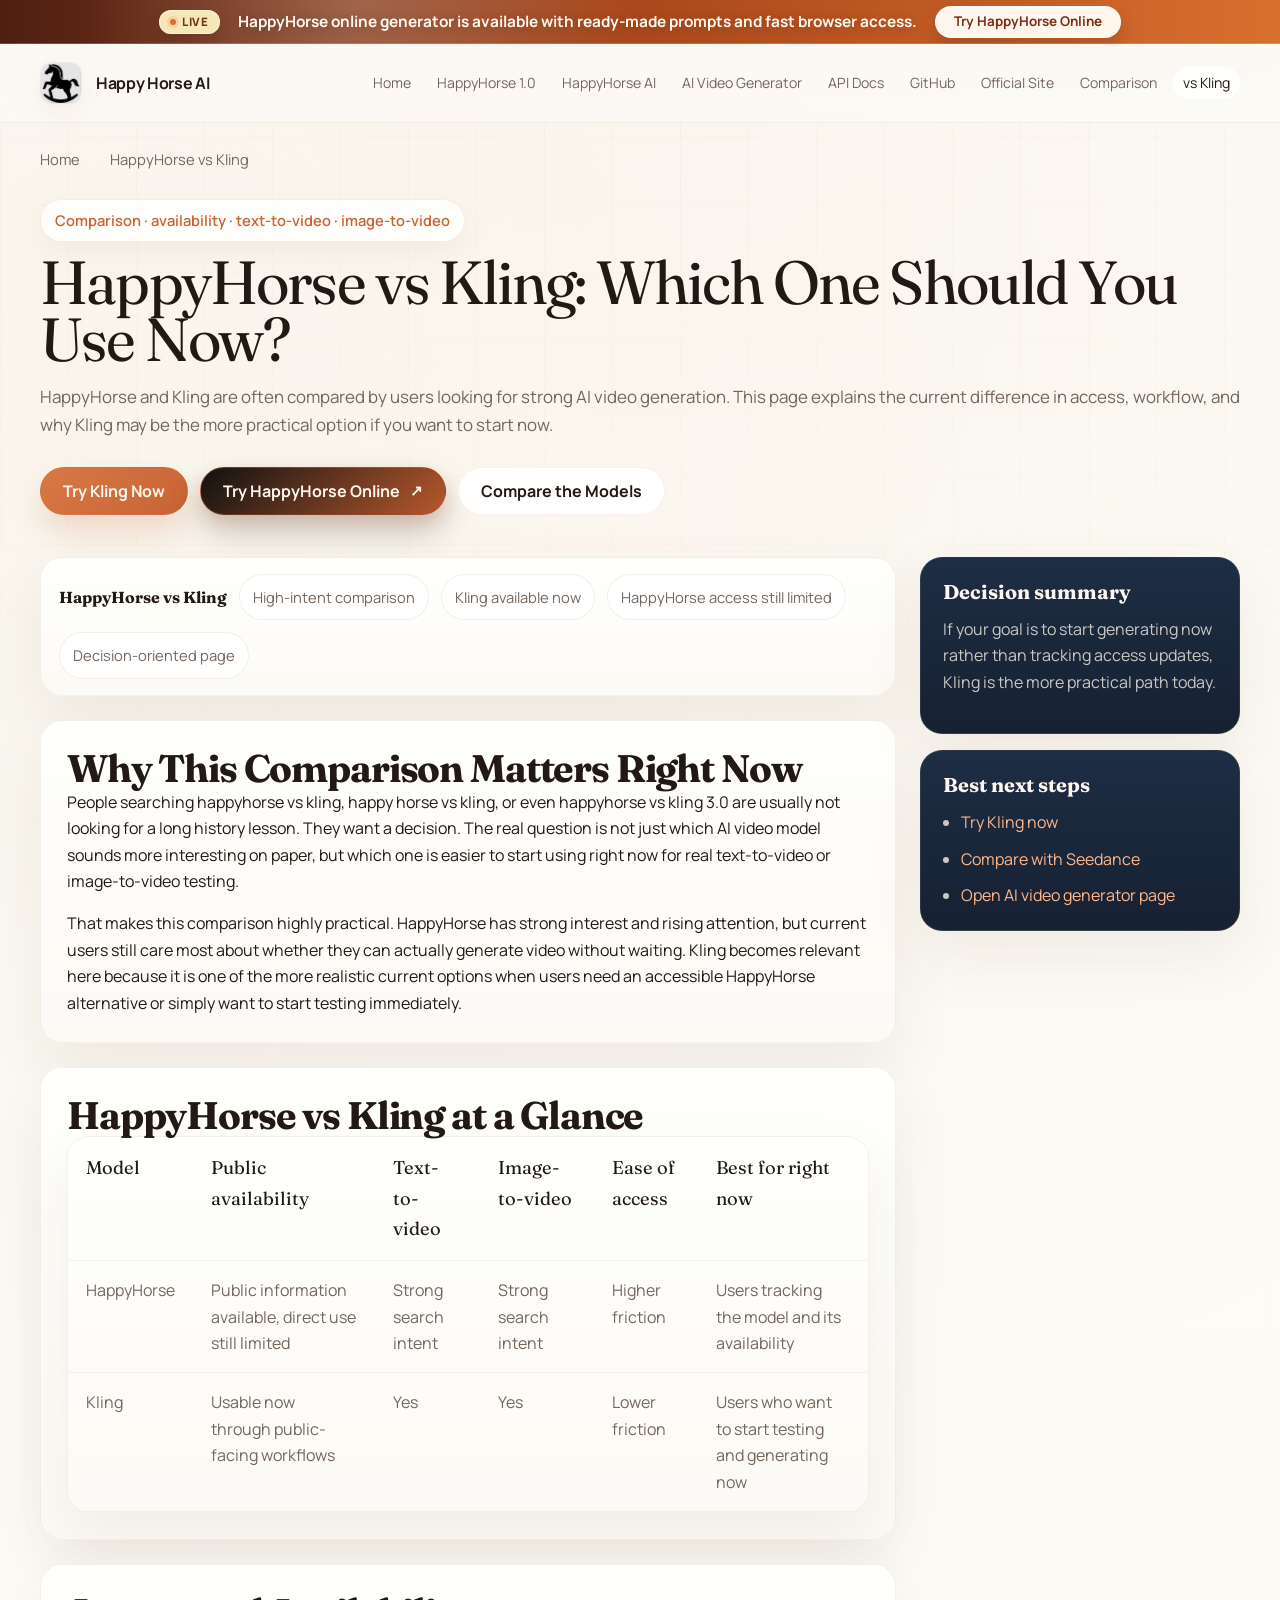
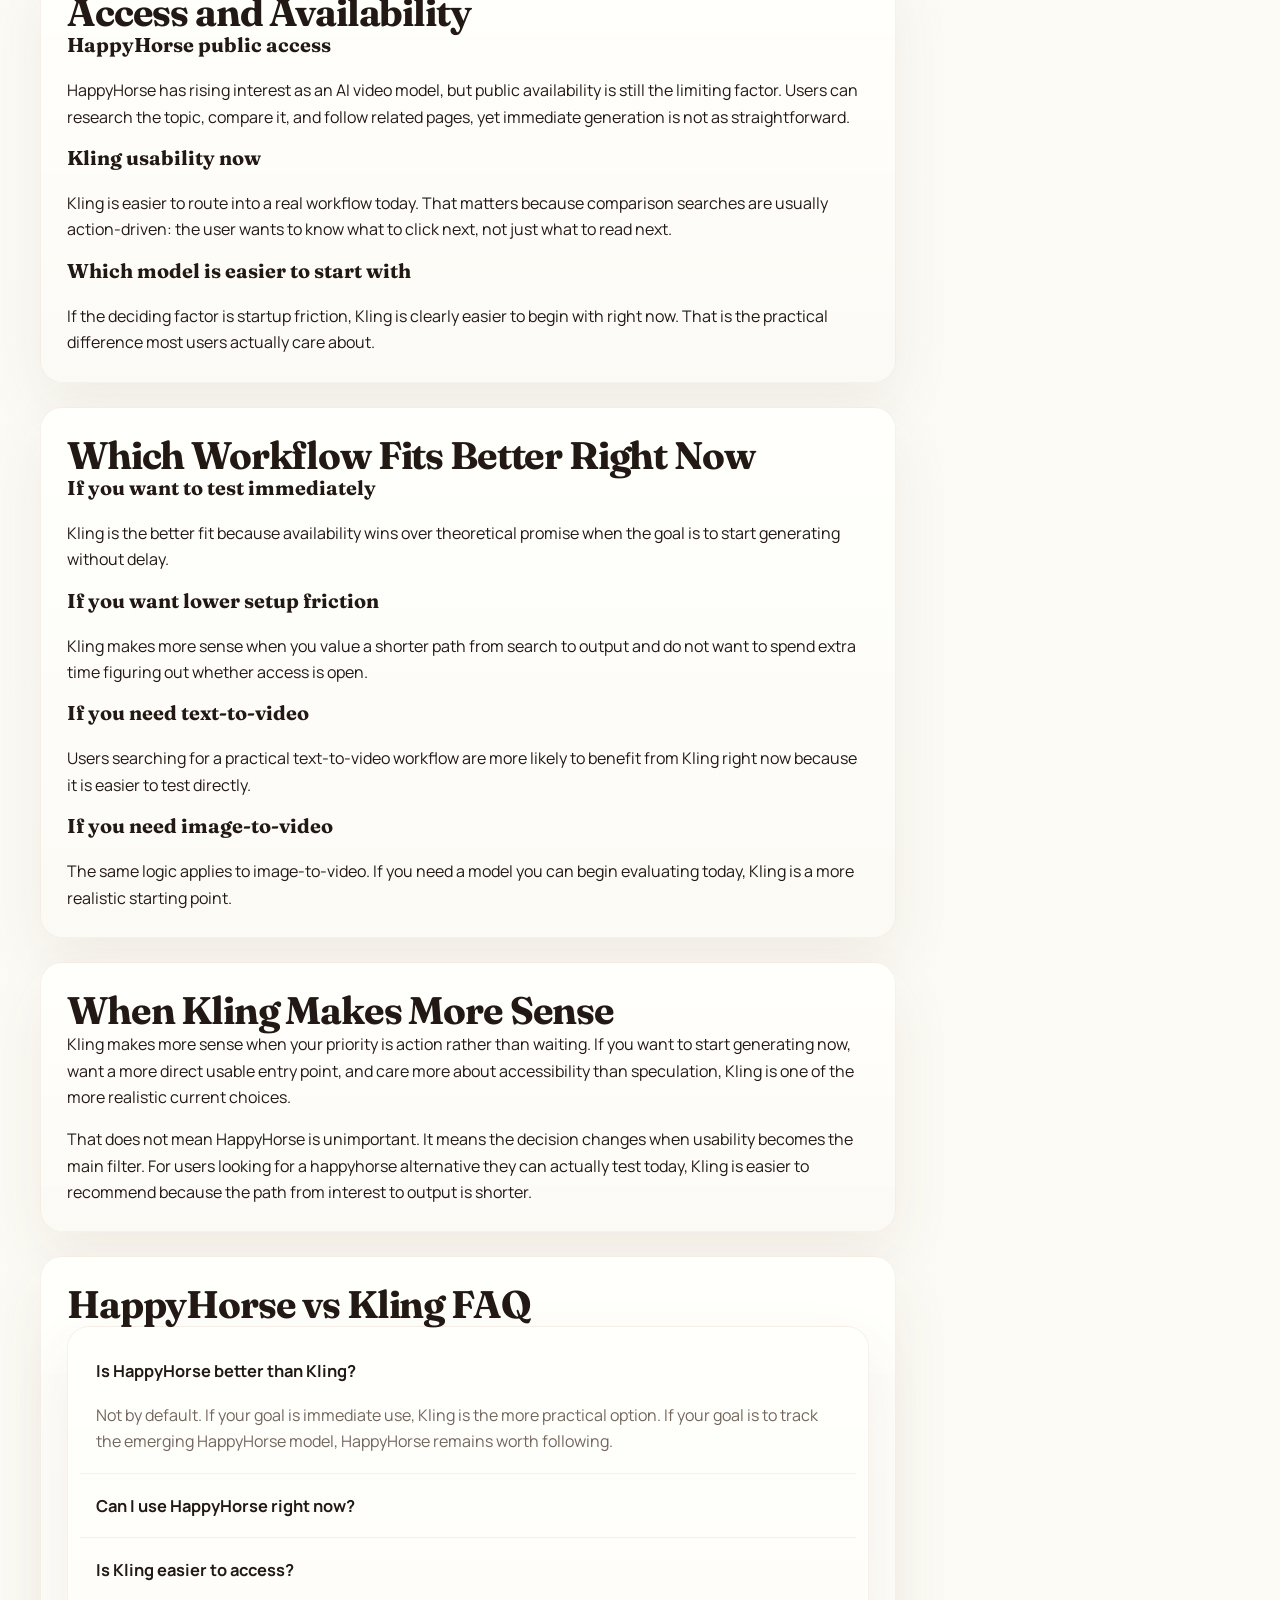
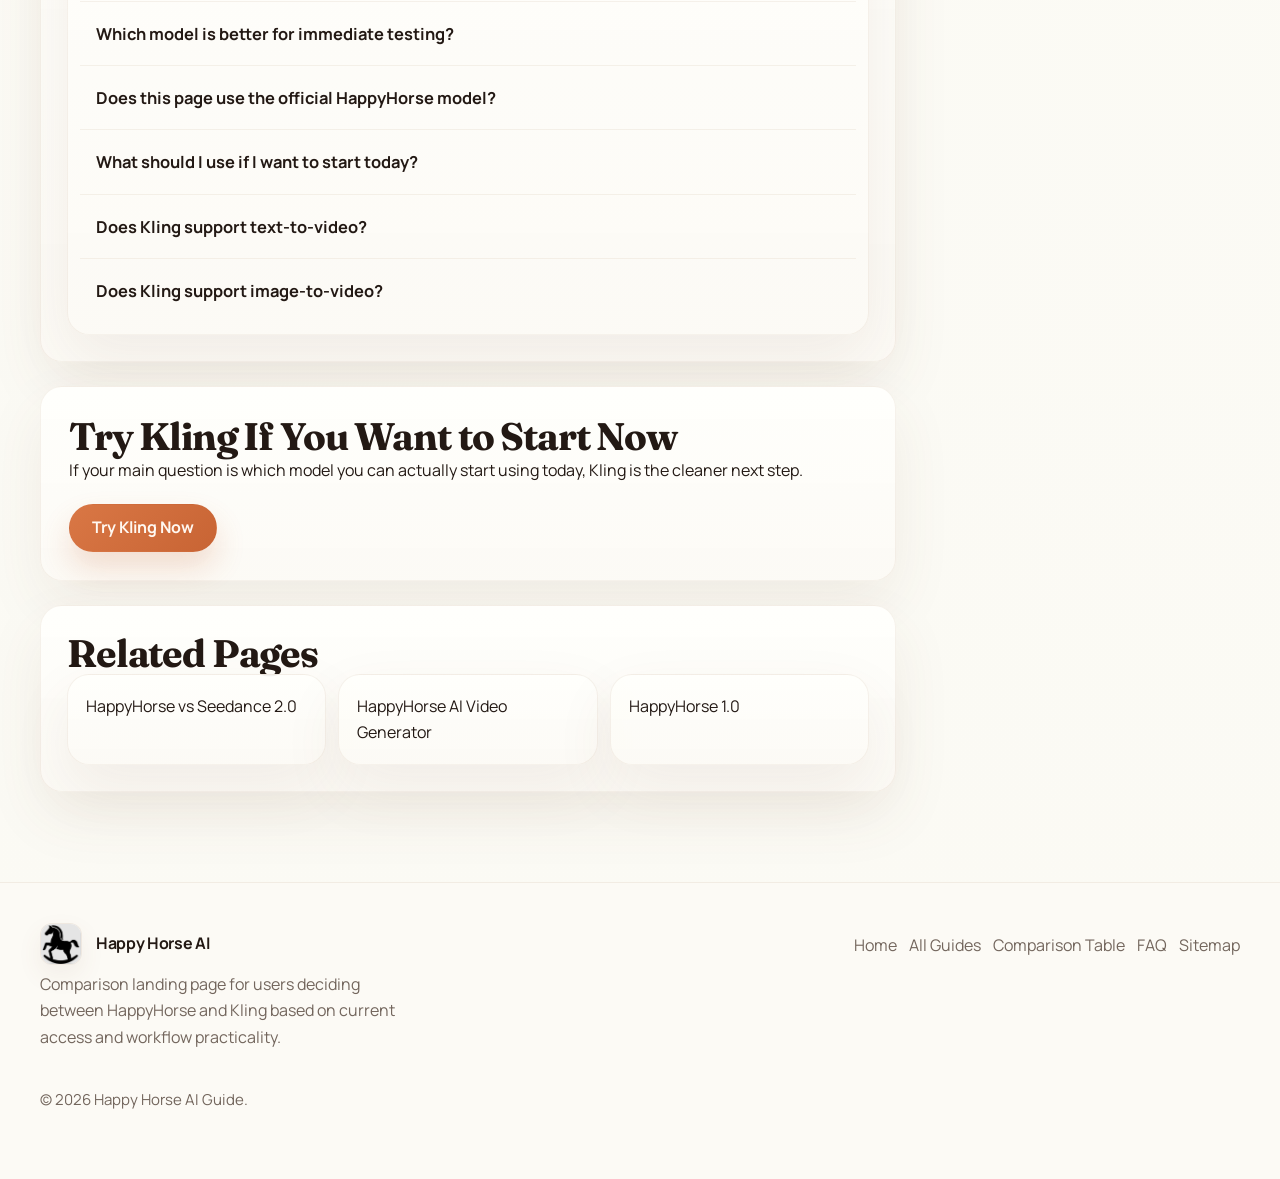
<file: happyhorse-vs-kling/index.html>
<!DOCTYPE html>
<html lang="en">
  <head>
    <meta charset="utf-8">
    <meta name="viewport" content="width=device-width, initial-scale=1">
    <title>HappyHorse vs Kling: Which One Should You Use Now?</title>
    <meta name="description" content="Compare HappyHorse vs Kling across current access, workflow fit, and usability, and see why Kling may be the better option to try right now.">
    <meta name="robots" content="index, follow">
    <link rel="canonical" href="https://ai-happyhorse.github.io/happyhorse-vs-kling/">
    <link rel="icon" href="/Favicon.png" type="image/png">
    <link rel="stylesheet" href="../style.css">
    <!-- Privacy-friendly analytics by Plausible -->
    <script async src="https://plausible.io/js/pa-LbYKk9nEzA2_F65ajsgRo.js"></script>
    <script>
      window.plausible = window.plausible || function(){(plausible.q = plausible.q || []).push(arguments)};
      plausible.init = plausible.init || function(i){plausible.o = i || {}};
      plausible.init();

      const KLING_TRY_URL = "https://www.aicovea.com/happyhorse-video-generator";

      document.addEventListener("DOMContentLoaded", function () {
        document.querySelectorAll("[data-kling-cta]").forEach(function (link) {
          link.href = KLING_TRY_URL;
        });
      });
    </script>
    <script type="text/javascript">
      (function(c,l,a,r,i,t,y){
        c[a]=c[a]||function(){(c[a].q=c[a].q||[]).push(arguments)};
        t=l.createElement(r);t.async=1;t.src="https://www.clarity.ms/tag/"+i;
        y=l.getElementsByTagName(r)[0];y.parentNode.insertBefore(t,y);
      })(window, document, "clarity", "script", "wisjt58j0j");
    </script>
    <meta property="og:type" content="article">
    <meta property="og:title" content="HappyHorse vs Kling: Which One Should You Use Now?">
    <meta property="og:description" content="Compare HappyHorse vs Kling across current access, workflow fit, and usability, and see why Kling may be the better option to try right now.">
    <meta property="og:url" content="https://ai-happyhorse.github.io/happyhorse-vs-kling/">
    <meta name="twitter:card" content="summary_large_image">
    <meta name="twitter:title" content="HappyHorse vs Kling: Which One Should You Use Now?">
    <meta name="twitter:description" content="Compare HappyHorse vs Kling across current access, workflow fit, and usability, and see why Kling may be the better option to try right now.">
    <script type="application/ld+json">
      {
        "@context": "https://schema.org",
        "@type": "WebPage",
        "name": "HappyHorse vs Kling: Which One Should You Use Now?",
        "url": "https://ai-happyhorse.github.io/happyhorse-vs-kling/",
        "description": "Comparison landing page for HappyHorse vs Kling focused on access, workflow fit, and current usability."
      }
    </script>
    <script type="application/ld+json">
      {
        "@context": "https://schema.org",
        "@type": "BreadcrumbList",
        "itemListElement": [
          {
            "@type": "ListItem",
            "position": 1,
            "name": "Home",
            "item": "https://ai-happyhorse.github.io/"
          },
          {
            "@type": "ListItem",
            "position": 2,
            "name": "HappyHorse vs Kling",
            "item": "https://ai-happyhorse.github.io/happyhorse-vs-kling/"
          }
        ]
      }
    </script>
    <script type="application/ld+json">
      {
        "@context": "https://schema.org",
        "@type": "FAQPage",
        "mainEntity": [
          {
            "@type": "Question",
            "name": "Is HappyHorse better than Kling?",
            "acceptedAnswer": {
              "@type": "Answer",
              "text": "That depends on what you are optimizing for. If your priority is immediate testing and easier access, Kling is currently the more practical choice. If your priority is tracking the emerging HappyHorse model, HappyHorse remains worth watching."
            }
          },
          {
            "@type": "Question",
            "name": "Can I use HappyHorse right now?",
            "acceptedAnswer": {
              "@type": "Answer",
              "text": "Public information exists, but direct hands-on access still appears limited compared with publicly usable alternatives."
            }
          },
          {
            "@type": "Question",
            "name": "Is Kling easier to access?",
            "acceptedAnswer": {
              "@type": "Answer",
              "text": "Yes. For users who want to start generating video now, Kling is a more accessible option with lower startup friction."
            }
          },
          {
            "@type": "Question",
            "name": "Which model is better for immediate testing?",
            "acceptedAnswer": {
              "@type": "Answer",
              "text": "Kling is the more practical option for immediate testing because availability and usability matter more than model buzz when your goal is to start now."
            }
          },
          {
            "@type": "Question",
            "name": "Does this page use the official HappyHorse model?",
            "acceptedAnswer": {
              "@type": "Answer",
              "text": "No. This is an independent comparison landing page. It does not pretend to be the official HappyHorse product page."
            }
          },
          {
            "@type": "Question",
            "name": "What should I use if I want to start today?",
            "acceptedAnswer": {
              "@type": "Answer",
              "text": "If you want to start generating video today, Kling is one of the more realistic current choices because it is easier to access and easier to test immediately."
            }
          },
          {
            "@type": "Question",
            "name": "Does Kling support text-to-video?",
            "acceptedAnswer": {
              "@type": "Answer",
              "text": "Kling is relevant to users looking for text-to-video workflows and is often used when people want a practical AI video model they can test now."
            }
          },
          {
            "@type": "Question",
            "name": "Does Kling support image-to-video?",
            "acceptedAnswer": {
              "@type": "Answer",
              "text": "Kling is also relevant for image-to-video intent, which is one reason it appears in comparisons with newer AI video model searches like HappyHorse."
            }
          }
        ]
      }
    </script>
  </head>
  <body>
    <a class="skip-link" href="#content">Skip to content</a>
    <div class="announcement-bar" aria-label="HappyHorse online generator">
      <a href="https://www.aicovea.com/happyhorse-video-generator?utm_source=ai-happyhorse-github&utm_medium=announcement&utm_campaign=happyhorse_api_live" target="_blank" rel="noopener noreferrer" aria-label="Open the HappyHorse online generator">
        <span class="announcement-badge">LIVE</span>
        <span class="announcement-copy">HappyHorse online generator is available with ready-made prompts and fast browser access.</span>
        <span class="announcement-copy-short">HappyHorse online generator is live</span>
        <span class="announcement-cta"><span class="announcement-cta-long">Try HappyHorse Online</span><span class="announcement-cta-short">Try Online</span></span>
      </a>
    </div>
    <header class="site-header">
      <div class="container">
        <a class="brand" href="../">
          <span class="brand-mark"><img src="/Favicon.png" alt="Happy Horse AI logo" width="42" height="42"></span>
          <span>Happy Horse AI</span>
        </a>
        <button class="nav-toggle" type="button" aria-expanded="false" aria-controls="site-nav" data-nav-toggle>Menu</button>
        <nav class="main-nav" id="site-nav" data-nav>
          <a href="../">Home</a>
          <a href="../happyhorse-1-0/">HappyHorse 1.0</a>
          <a href="../happy-horse-ai/">HappyHorse AI</a>
          <a href="../happyhorse-ai-video-generator/">AI Video Generator</a>
          <a href="../happyhorse-api-docs/">API Docs</a>
          <a href="../happyhorse-github/">GitHub</a>
          <a href="../happyhorse-official-site/">Official Site</a>
          <a href="../happyhorse-vs-seedance/">Comparison</a>
          <a class="is-active" href="../happyhorse-vs-kling/">vs Kling</a>
        </nav>
      </div>
    </header>

    <main id="content">
      <div class="container breadcrumbs">
        <ol>
          <li><a href="../">Home</a></li>
          <li>HappyHorse vs Kling</li>
        </ol>
      </div>

      <section class="page-header">
        <div class="container">
          <span class="eyebrow">Comparison · availability · text-to-video · image-to-video</span>
          <h1 class="page-title">HappyHorse vs Kling: Which One Should You Use Now?</h1>
          <p class="lead">
            HappyHorse and Kling are often compared by users looking for strong AI video generation. This page explains the current difference in access, workflow, and why Kling may be the more practical option if you want to start now.
          </p>
          <div class="hero-actions">
            <a class="button button-primary" data-kling-cta data-kling-campaign="happyhorse-vs-kling-hero" href="#" target="_blank" rel="noopener noreferrer">Try Kling Now</a>
            <a class="button button-featured" href="https://www.aicovea.com/happyhorse-video-generator" target="_blank" rel="noopener noreferrer">Try HappyHorse Online</a>
            <a class="button button-secondary" href="#comparison-table">Compare the Models</a>
          </div>
        </div>
      </section>

      <section class="content-block">
        <div class="container content-layout">
          <div class="content-main">
            <div class="signal-strip">
              <strong>HappyHorse vs Kling</strong>
              <span class="chip">High-intent comparison</span>
              <span class="chip">Kling available now</span>
              <span class="chip">HappyHorse access still limited</span>
              <span class="chip">Decision-oriented page</span>
            </div>

            <article class="section-shell">
              <h2>Why This Comparison Matters Right Now</h2>
              <p>
                People searching happyhorse vs kling, happy horse vs kling, or even happyhorse vs kling 3.0 are usually not looking for a long history lesson. They want a decision.
                The real question is not just which AI video model sounds more interesting on paper, but which one is easier to start using right now for real text-to-video or image-to-video testing.
              </p>
              <p>
                That makes this comparison highly practical. HappyHorse has strong interest and rising attention, but current users still care most about whether they can actually generate video without waiting.
                Kling becomes relevant here because it is one of the more realistic current options when users need an accessible HappyHorse alternative or simply want to start testing immediately.
              </p>
            </article>

            <article class="section-shell" id="comparison-table">
              <h2>HappyHorse vs Kling at a Glance</h2>
              <div class="table-wrap">
                <table>
                  <thead>
                    <tr>
                      <th>Model</th>
                      <th>Public availability</th>
                      <th>Text-to-video</th>
                      <th>Image-to-video</th>
                      <th>Ease of access</th>
                      <th>Best for right now</th>
                    </tr>
                  </thead>
                  <tbody>
                    <tr>
                      <td>HappyHorse</td>
                      <td>Public information available, direct use still limited</td>
                      <td>Strong search intent</td>
                      <td>Strong search intent</td>
                      <td>Higher friction</td>
                      <td>Users tracking the model and its availability</td>
                    </tr>
                    <tr>
                      <td>Kling</td>
                      <td>Usable now through public-facing workflows</td>
                      <td>Yes</td>
                      <td>Yes</td>
                      <td>Lower friction</td>
                      <td>Users who want to start testing and generating now</td>
                    </tr>
                  </tbody>
                </table>
              </div>
            </article>

            <article class="section-shell">
              <h2>Access and Availability</h2>
              <h3>HappyHorse public access</h3>
              <p>HappyHorse has rising interest as an AI video model, but public availability is still the limiting factor. Users can research the topic, compare it, and follow related pages, yet immediate generation is not as straightforward.</p>
              <h3>Kling usability now</h3>
              <p>Kling is easier to route into a real workflow today. That matters because comparison searches are usually action-driven: the user wants to know what to click next, not just what to read next.</p>
              <h3>Which model is easier to start with</h3>
              <p>If the deciding factor is startup friction, Kling is clearly easier to begin with right now. That is the practical difference most users actually care about.</p>
            </article>

            <article class="section-shell">
              <h2>Which Workflow Fits Better Right Now</h2>
              <h3>If you want to test immediately</h3>
              <p>Kling is the better fit because availability wins over theoretical promise when the goal is to start generating without delay.</p>
              <h3>If you want lower setup friction</h3>
              <p>Kling makes more sense when you value a shorter path from search to output and do not want to spend extra time figuring out whether access is open.</p>
              <h3>If you need text-to-video</h3>
              <p>Users searching for a practical text-to-video workflow are more likely to benefit from Kling right now because it is easier to test directly.</p>
              <h3>If you need image-to-video</h3>
              <p>The same logic applies to image-to-video. If you need a model you can begin evaluating today, Kling is a more realistic starting point.</p>
            </article>

            <article class="section-shell">
              <h2>When Kling Makes More Sense</h2>
              <p>
                Kling makes more sense when your priority is action rather than waiting. If you want to start generating now, want a more direct usable entry point, and care more about accessibility than speculation,
                Kling is one of the more realistic current choices.
              </p>
              <p>
                That does not mean HappyHorse is unimportant. It means the decision changes when usability becomes the main filter. For users looking for a happyhorse alternative they can actually test today,
                Kling is easier to recommend because the path from interest to output is shorter.
              </p>
            </article>

            <article class="section-shell" id="faq">
              <h2>HappyHorse vs Kling FAQ</h2>
              <div class="faq-shell">
                <details class="faq-item" open>
                  <summary>Is HappyHorse better than Kling?</summary>
                  <p>Not by default. If your goal is immediate use, Kling is the more practical option. If your goal is to track the emerging HappyHorse model, HappyHorse remains worth following.</p>
                </details>
                <details class="faq-item">
                  <summary>Can I use HappyHorse right now?</summary>
                  <p>Public information is available, but immediate hands-on access still appears limited compared with publicly usable options.</p>
                </details>
                <details class="faq-item">
                  <summary>Is Kling easier to access?</summary>
                  <p>Yes. Kling is easier to access and easier to start with if you want to test an AI video model now.</p>
                </details>
                <details class="faq-item">
                  <summary>Which model is better for immediate testing?</summary>
                  <p>Kling is better for immediate testing because access and startup friction matter most when users want to generate now.</p>
                </details>
                <details class="faq-item">
                  <summary>Does this page use the official HappyHorse model?</summary>
                  <p>No. This is an independent comparison landing page, not an official HappyHorse product page.</p>
                </details>
                <details class="faq-item">
                  <summary>What should I use if I want to start today?</summary>
                  <p>If you want to start today, Kling is one of the more realistic options because it is easier to access and easier to test immediately.</p>
                </details>
                <details class="faq-item">
                  <summary>Does Kling support text-to-video?</summary>
                  <p>Kling is relevant for text-to-video users who want a practical AI video model they can begin testing now.</p>
                </details>
                <details class="faq-item">
                  <summary>Does Kling support image-to-video?</summary>
                  <p>Yes, Kling is also relevant for image-to-video workflows, which is one reason it appears in high-intent comparisons with HappyHorse.</p>
                </details>
              </div>
            </article>

            <article class="cta-panel">
              <div>
                <h2>Try Kling If You Want to Start Now</h2>
                <p>If your main question is which model you can actually start using today, Kling is the cleaner next step.</p>
              </div>
              <div class="hero-actions" style="margin-top: 0;">
                <a class="button button-primary" data-kling-cta data-kling-campaign="happyhorse-vs-kling-bottom" href="#" target="_blank" rel="noopener noreferrer">Try Kling Now</a>
              </div>
            </article>

            <article class="section-shell">
              <h2>Related Pages</h2>
              <div class="related-grid">
                <a class="related-card" href="../happyhorse-vs-seedance/">HappyHorse vs Seedance 2.0</a>
                <a class="related-card" href="../happyhorse-ai-video-generator/">HappyHorse AI Video Generator</a>
                <a class="related-card" href="../happyhorse-1-0/">HappyHorse 1.0</a>
              </div>
            </article>
          </div>

          <aside class="content-sidebar">
            <div class="sidebar-panel">
              <h3>Decision summary</h3>
              <p>If your goal is to start generating now rather than tracking access updates, Kling is the more practical path today.</p>
            </div>
            <div class="sidebar-panel">
              <h3>Best next steps</h3>
              <ul>
                <li><a data-kling-cta data-kling-campaign="happyhorse-vs-kling-sidebar" href="#" target="_blank" rel="noopener noreferrer">Try Kling now</a></li>
                <li><a href="../happyhorse-vs-seedance/">Compare with Seedance</a></li>
                <li><a href="../happyhorse-ai-video-generator/">Open AI video generator page</a></li>
              </ul>
            </div>
          </aside>
        </div>
      </section>
    </main>

    <footer class="site-footer">
      <div class="container">
        <div class="footer-top">
          <div class="footer-copy">
            <a class="brand" href="../">
              <span class="brand-mark"><img src="/Favicon.png" alt="Happy Horse AI logo" width="42" height="42"></span>
              <span>Happy Horse AI</span>
            </a>
            <p>Comparison landing page for users deciding between HappyHorse and Kling based on current access and workflow practicality.</p>
          </div>
          <div class="footer-links">
            <a href="../">Home</a>
            <a href="../happy-horse-ai/">All Guides</a>
            <a href="#comparison-table">Comparison Table</a>
            <a href="#faq">FAQ</a>
            <a href="../sitemap.xml">Sitemap</a>
          </div>
        </div>
        <p class="footer-meta">© <span data-year></span> Happy Horse AI Guide.</p>
      </div>
    </footer>

    <script src="../script.js" defer></script>
  </body>
</html>
</file>
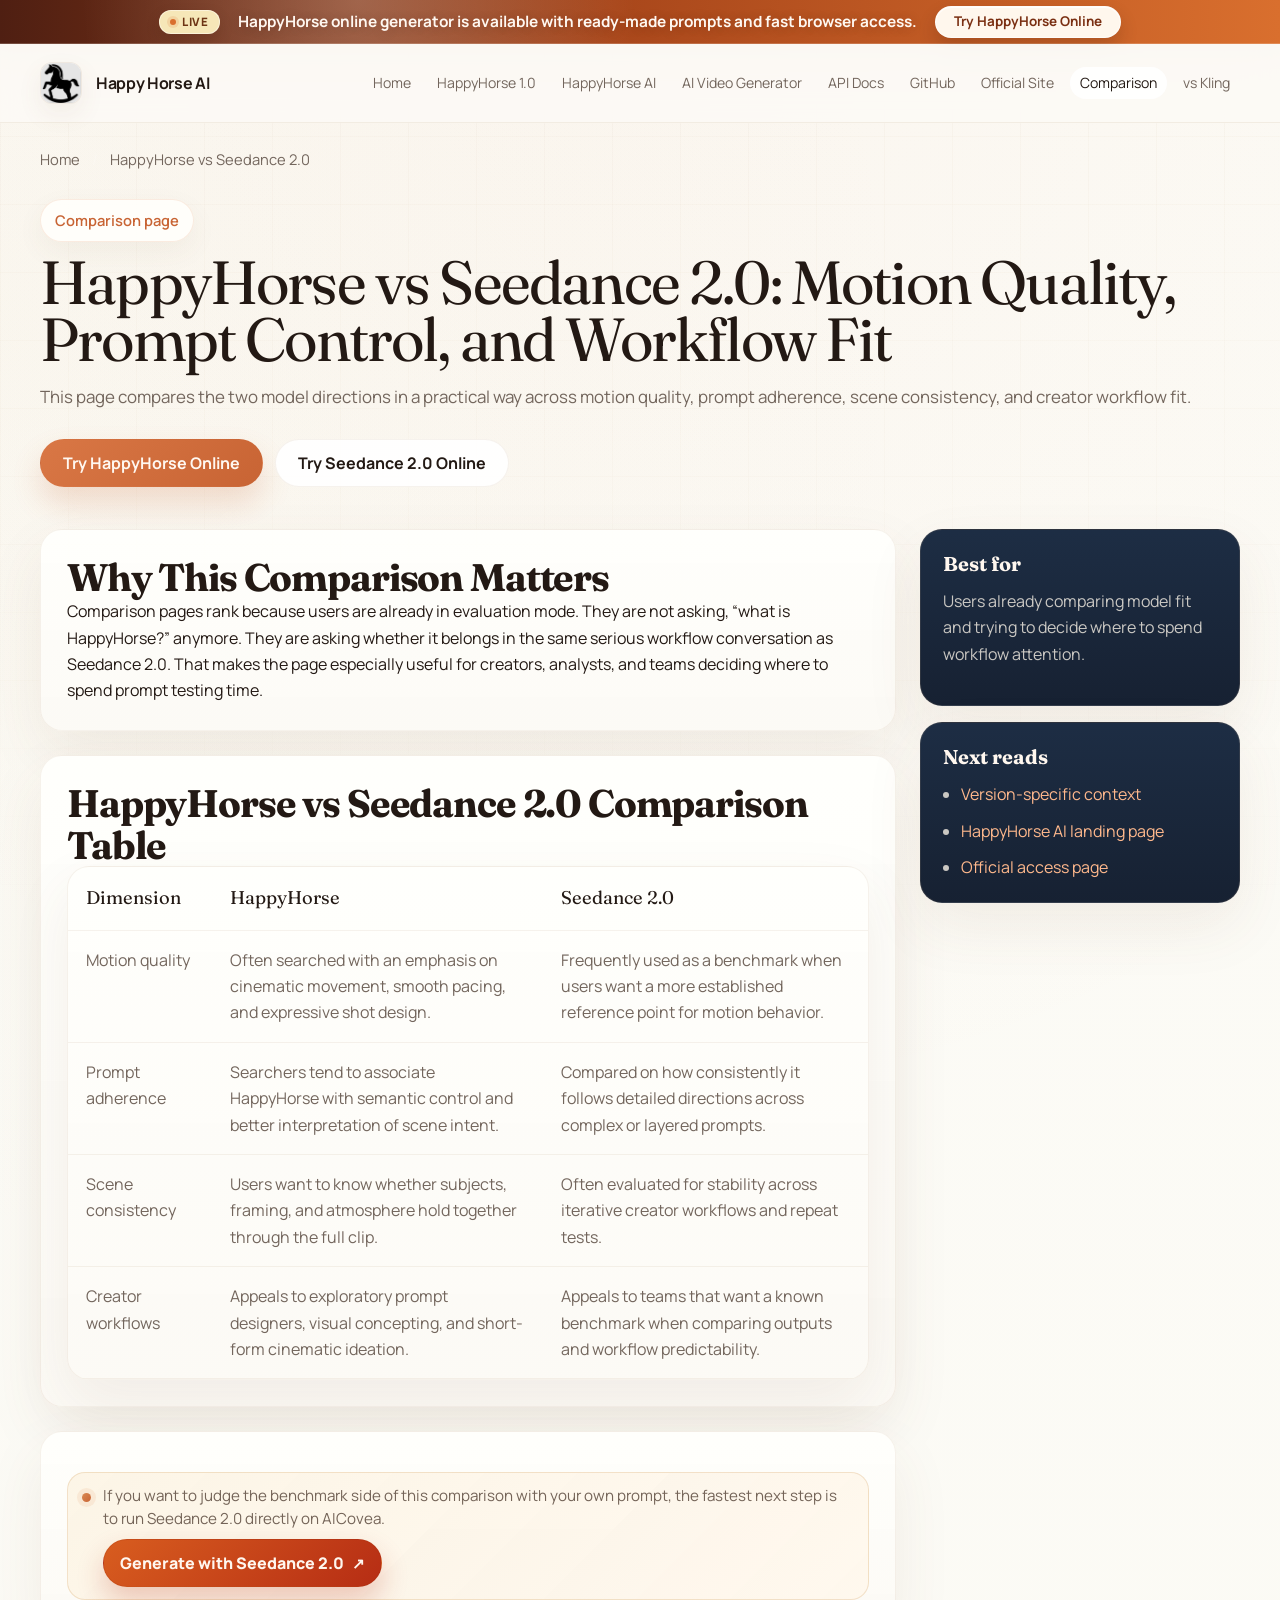
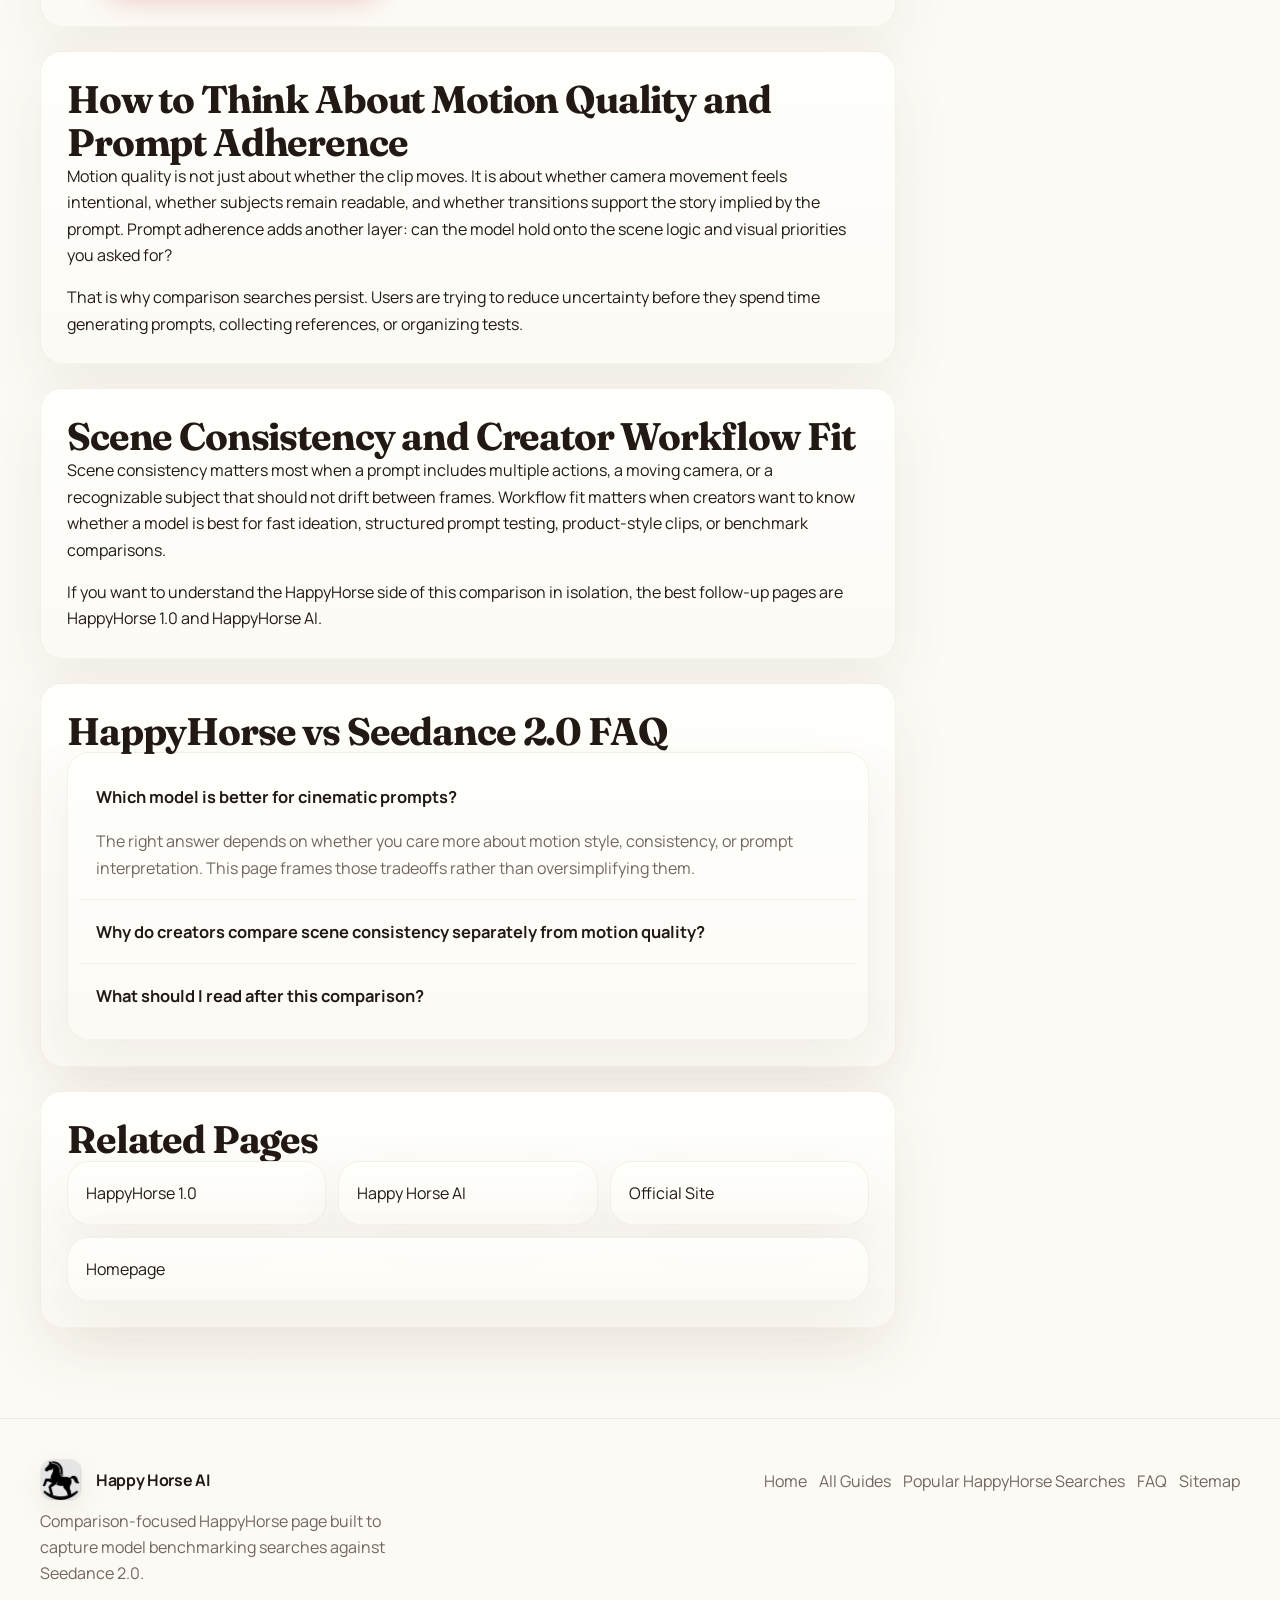
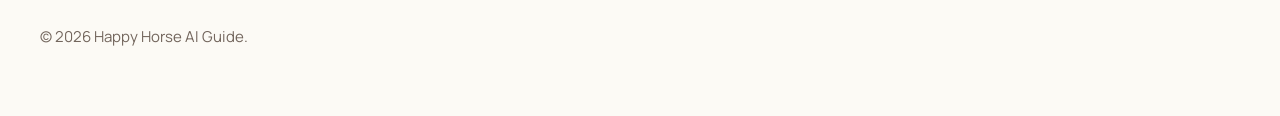
<file: happyhorse-vs-seedance/index.html>
<!DOCTYPE html>
<html lang="en">
  <head>
    <meta charset="utf-8">
    <meta name="viewport" content="width=device-width, initial-scale=1">
    <title>HappyHorse vs Seedance 2.0: Motion Quality, Prompt Control, and Workflow Fit</title>
    <meta name="description" content="Compare HappyHorse vs Seedance 2.0 across motion quality, prompt control, scene consistency, and creator workflow fit.">
    <meta name="robots" content="index, follow">
    <link rel="canonical" href="https://ai-happyhorse.github.io/happyhorse-vs-seedance/">
    <link rel="icon" href="/Favicon.png" type="image/png">
    <link rel="stylesheet" href="../style.css">
    <!-- Privacy-friendly analytics by Plausible -->
    <script async src="https://plausible.io/js/pa-LbYKk9nEzA2_F65ajsgRo.js"></script>
    <script>
      window.plausible = window.plausible || function(){(plausible.q = plausible.q || []).push(arguments)};
      plausible.init = plausible.init || function(i){plausible.o = i || {}};
      plausible.init();
    </script>
    <script type="text/javascript">
      (function(c,l,a,r,i,t,y){
        c[a]=c[a]||function(){(c[a].q=c[a].q||[]).push(arguments)};
        t=l.createElement(r);t.async=1;t.src="https://www.clarity.ms/tag/"+i;
        y=l.getElementsByTagName(r)[0];y.parentNode.insertBefore(t,y);
      })(window, document, "clarity", "script", "wisjt58j0j");
    </script>
    <meta property="og:type" content="article">
    <meta property="og:title" content="HappyHorse vs Seedance 2.0: Motion Quality, Prompt Control, and Workflow Fit">
    <meta property="og:description" content="Compare HappyHorse vs Seedance 2.0 across motion quality, prompt control, scene consistency, and creator workflow fit.">
    <meta property="og:url" content="https://ai-happyhorse.github.io/happyhorse-vs-seedance/">
    <meta name="twitter:card" content="summary_large_image">
    <meta name="twitter:title" content="HappyHorse vs Seedance 2.0: Motion Quality, Prompt Control, and Workflow Fit">
    <meta name="twitter:description" content="Compare HappyHorse vs Seedance 2.0 across motion quality, prompt control, scene consistency, and creator workflow fit.">
    <style>
      .cta-highlight-link {
        color: #fff7ef;
        font-weight: 800;
        text-decoration: none;
        display: inline-flex;
        align-items: center;
        gap: 8px;
        padding: 10px 16px;
        border: 1px solid rgba(161, 54, 12, 0.2);
        border-radius: 999px;
        background: linear-gradient(135deg, #d85d1f 0%, #b62d14 100%);
        box-shadow: 0 14px 28px rgba(182, 45, 20, 0.24);
      }

      .cta-highlight-link::after {
        content: "↗";
        font-size: 0.92rem;
      }

      .cta-highlight-link:hover,
      .cta-highlight-link:focus-visible {
        color: #ffffff;
        background: linear-gradient(135deg, #ee6e2d 0%, #cb381c 100%);
        border-color: rgba(161, 54, 12, 0.34);
        box-shadow: 0 18px 34px rgba(182, 45, 20, 0.3);
      }
    </style>
    <script type="application/ld+json">
      {
        "@context": "https://schema.org",
        "@type": "WebPage",
        "name": "HappyHorse vs Seedance 2.0",
        "url": "https://ai-happyhorse.github.io/happyhorse-vs-seedance/",
        "description": "Comparison page for HappyHorse vs Seedance 2.0 across motion quality, prompt control, scene consistency, and creator workflow fit."
      }
    </script>
    <script type="application/ld+json">
      {
        "@context": "https://schema.org",
        "@type": "BreadcrumbList",
        "itemListElement": [
          {
            "@type": "ListItem",
            "position": 1,
            "name": "Home",
            "item": "https://ai-happyhorse.github.io/"
          },
          {
            "@type": "ListItem",
            "position": 2,
            "name": "HappyHorse vs Seedance 2.0",
            "item": "https://ai-happyhorse.github.io/happyhorse-vs-seedance/"
          }
        ]
      }
    </script>
    <script type="application/ld+json">
      {
        "@context": "https://schema.org",
        "@type": "FAQPage",
        "mainEntity": [
          {
            "@type": "Question",
            "name": "Why compare HappyHorse with Seedance 2.0?",
            "acceptedAnswer": {
              "@type": "Answer",
              "text": "Creators compare them because they want to understand differences in motion quality, prompt adherence, scene consistency, and how each model fits a practical video workflow."
            }
          },
          {
            "@type": "Question",
            "name": "Which model is better for prompt-led workflows?",
            "acceptedAnswer": {
              "@type": "Answer",
              "text": "The answer depends on whether you prioritize semantic control, motion style, or reliability across scenes. This page frames the decision rather than claiming universal superiority."
            }
          },
          {
            "@type": "Question",
            "name": "Where can I read more about HappyHorse after the comparison?",
            "acceptedAnswer": {
              "@type": "Answer",
              "text": "The best follow-up pages are HappyHorse 1.0 for version context and HappyHorse model for a cleaner definition of the topic."
            }
          }
        ]
      }
    </script>
  </head>
  <body>
    <a class="skip-link" href="#content">Skip to content</a>
    <div class="announcement-bar" aria-label="HappyHorse online generator">
      <a href="https://www.aicovea.com/happyhorse-video-generator?utm_source=ai-happyhorse-github&utm_medium=announcement&utm_campaign=happyhorse_api_live" target="_blank" rel="noopener noreferrer" aria-label="Open the HappyHorse online generator">
        <span class="announcement-badge">LIVE</span>
        <span class="announcement-copy">HappyHorse online generator is available with ready-made prompts and fast browser access.</span>
        <span class="announcement-copy-short">HappyHorse online generator is live</span>
        <span class="announcement-cta"><span class="announcement-cta-long">Try HappyHorse Online</span><span class="announcement-cta-short">Try Online</span></span>
      </a>
    </div>
    <header class="site-header">
      <div class="container">
        <a class="brand" href="../">
          <span class="brand-mark"><img src="/Favicon.png" alt="Happy Horse AI logo" width="42" height="42"></span>
          <span>Happy Horse AI</span>
        </a>
        <button class="nav-toggle" type="button" aria-expanded="false" aria-controls="site-nav" data-nav-toggle>Menu</button>
        <nav class="main-nav" id="site-nav" data-nav>
          <a href="../">Home</a>
          <a href="../happyhorse-1-0/">HappyHorse 1.0</a>
          <a href="../happy-horse-ai/">HappyHorse AI</a>
          <a href="../happyhorse-ai-video-generator/">AI Video Generator</a>
          <a href="../happyhorse-api-docs/">API Docs</a>
          <a href="../happyhorse-github/">GitHub</a>
          <a href="../happyhorse-official-site/">Official Site</a>
          <a class="is-active" href="../happyhorse-vs-seedance/">Comparison</a>
          <a href="../happyhorse-vs-kling/">vs Kling</a>
        </nav>
      </div>
    </header>

    <main id="content">
      <div class="container breadcrumbs">
        <ol>
          <li><a href="../">Home</a></li>
          <li>HappyHorse vs Seedance 2.0</li>
        </ol>
      </div>

      <section class="page-header">
        <div class="container">
          <span class="eyebrow">Comparison page</span>
          <h1 class="page-title">HappyHorse vs Seedance 2.0: Motion Quality, Prompt Control, and Workflow Fit</h1>
          <p class="lead">
            This page compares the two model directions in a practical way across motion quality, prompt adherence, scene consistency, and creator workflow fit.
          </p>
          <div class="hero-actions" aria-label="Comparison generators">
            <a class="button button-primary" href="https://www.aicovea.com/happyhorse-video-generator" target="_blank" rel="noopener noreferrer">Try HappyHorse Online</a>
            <a class="button button-secondary" href="https://www.aicovea.com/happyhorse-video-generator" target="_blank" rel="noopener noreferrer">Try Seedance 2.0 Online</a>
          </div>
        </div>
      </section>

      <section class="content-block">
        <div class="container content-layout">
          <div class="content-main">
            <article class="section-shell">
              <h2>Why This Comparison Matters</h2>
              <p>
                Comparison pages rank because users are already in evaluation mode. They are not asking, “what is HappyHorse?” anymore. They are asking whether it belongs in the same serious workflow conversation as Seedance 2.0.
                That makes the page especially useful for creators, analysts, and teams deciding where to spend prompt testing time.
              </p>
            </article>

            <article class="section-shell">
              <h2>HappyHorse vs Seedance 2.0 Comparison Table</h2>
              <div class="table-wrap">
                <table>
                  <thead>
                    <tr>
                      <th>Dimension</th>
                      <th>HappyHorse</th>
                      <th>Seedance 2.0</th>
                    </tr>
                  </thead>
                  <tbody>
                    <tr>
                      <td>Motion quality</td>
                      <td>Often searched with an emphasis on cinematic movement, smooth pacing, and expressive shot design.</td>
                      <td>Frequently used as a benchmark when users want a more established reference point for motion behavior.</td>
                    </tr>
                    <tr>
                      <td>Prompt adherence</td>
                      <td>Searchers tend to associate HappyHorse with semantic control and better interpretation of scene intent.</td>
                      <td>Compared on how consistently it follows detailed directions across complex or layered prompts.</td>
                    </tr>
                    <tr>
                      <td>Scene consistency</td>
                      <td>Users want to know whether subjects, framing, and atmosphere hold together through the full clip.</td>
                      <td>Often evaluated for stability across iterative creator workflows and repeat tests.</td>
                    </tr>
                    <tr>
                      <td>Creator workflows</td>
                      <td>Appeals to exploratory prompt designers, visual concepting, and short-form cinematic ideation.</td>
                      <td>Appeals to teams that want a known benchmark when comparing outputs and workflow predictability.</td>
                    </tr>
                  </tbody>
                </table>
              </div>
            </article>

            <div class="section-shell" aria-label="Seedance 2.0 call to action">
              <div class="hero-access-notice">
                <span class="hero-access-dot" aria-hidden="true"></span>
                <div class="hero-access-body">
                  <p class="hero-access-copy">If you want to judge the benchmark side of this comparison with your own prompt, the fastest next step is to run Seedance 2.0 directly on AICovea.</p>
                  <a class="hero-access-link cta-highlight-link" href="https://www.aicovea.com/happyhorse-video-generator" target="_blank" rel="noopener noreferrer">Generate with Seedance 2.0</a>
                </div>
              </div>
            </div>

            <article class="section-shell">
              <h2>How to Think About Motion Quality and Prompt Adherence</h2>
              <p>
                Motion quality is not just about whether the clip moves. It is about whether camera movement feels intentional, whether subjects remain readable,
                and whether transitions support the story implied by the prompt. Prompt adherence adds another layer: can the model hold onto the scene logic and visual priorities you asked for?
              </p>
              <p>
                That is why comparison searches persist. Users are trying to reduce uncertainty before they spend time generating prompts, collecting references, or organizing tests.
              </p>
            </article>

            <article class="section-shell">
              <h2>Scene Consistency and Creator Workflow Fit</h2>
              <p>
                Scene consistency matters most when a prompt includes multiple actions, a moving camera, or a recognizable subject that should not drift between frames.
                Workflow fit matters when creators want to know whether a model is best for fast ideation, structured prompt testing, product-style clips, or benchmark comparisons.
              </p>
              <p>
                If you want to understand the HappyHorse side of this comparison in isolation, the best follow-up pages are <a href="../happyhorse-1-0/">HappyHorse 1.0</a>
                and <a href="../happy-horse-ai/">HappyHorse AI</a>.
              </p>
            </article>

            <article class="section-shell" id="faq">
              <h2>HappyHorse vs Seedance 2.0 FAQ</h2>
              <div class="faq-shell">
                <details class="faq-item" open>
                  <summary>Which model is better for cinematic prompts?</summary>
                  <p>The right answer depends on whether you care more about motion style, consistency, or prompt interpretation. This page frames those tradeoffs rather than oversimplifying them.</p>
                </details>
                <details class="faq-item">
                  <summary>Why do creators compare scene consistency separately from motion quality?</summary>
                  <p>Because a clip can look dynamic at first while still losing subject identity, spatial logic, or framing stability over time.</p>
                </details>
                <details class="faq-item">
                  <summary>What should I read after this comparison?</summary>
                  <p>Read HappyHorse 1.0 for release-specific context, or the model page if you want a clean definition of the HappyHorse side of the comparison.</p>
                </details>
              </div>
            </article>

            <article class="section-shell">
              <h2>Related Pages</h2>
              <div class="related-grid">
                <a class="related-card" href="../happyhorse-1-0/">HappyHorse 1.0</a>
                <a class="related-card" href="../happy-horse-ai/">Happy Horse AI</a>
                <a class="related-card" href="../happyhorse-official-site/">Official Site</a>
                <a class="related-card" href="../">Homepage</a>
              </div>
            </article>
          </div>

          <aside class="content-sidebar">
            <div class="sidebar-panel">
              <h3>Best for</h3>
              <p>Users already comparing model fit and trying to decide where to spend workflow attention.</p>
            </div>
            <div class="sidebar-panel">
              <h3>Next reads</h3>
              <ul>
                <li><a href="../happyhorse-1-0/">Version-specific context</a></li>
                <li><a href="../happy-horse-ai/">HappyHorse AI landing page</a></li>
                <li><a href="../happyhorse-official-site/">Official access page</a></li>
              </ul>
            </div>
          </aside>
        </div>
      </section>
    </main>

    <footer class="site-footer">
      <div class="container">
        <div class="footer-top">
          <div class="footer-copy">
            <a class="brand" href="../">
              <span class="brand-mark"><img src="/Favicon.png" alt="Happy Horse AI logo" width="42" height="42"></span>
              <span>Happy Horse AI</span>
            </a>
            <p>Comparison-focused HappyHorse page built to capture model benchmarking searches against Seedance 2.0.</p>
          </div>
          <div class="footer-links">
            <a href="../">Home</a>
            <a href="../happy-horse-ai/">All Guides</a>
            <a href="../#searches">Popular HappyHorse Searches</a>
            <a href="#faq">FAQ</a>
            <a href="../sitemap.xml">Sitemap</a>
          </div>
        </div>
        <p class="footer-meta">© <span data-year></span> Happy Horse AI Guide.</p>
      </div>
    </footer>

    <script src="../script.js" defer></script>
  </body>
</html>
</file>
<file: style.css>
@import url("https://fonts.googleapis.com/css2?family=Fraunces:opsz,wght@9..144,500;9..144,600&family=Instrument+Serif:ital@0;1&family=Manrope:wght@400;500;600;700;800&display=swap");

:root {
  --bg: #fcfbf7;
  --bg-soft: #f7f4ec;
  --surface: rgba(255, 255, 252, 0.95);
  --surface-strong: #fffdfa;
  --surface-light: rgba(255, 255, 255, 0.84);
  --text: #231914;
  --muted: #73665d;
  --line: rgba(190, 165, 138, 0.14);
  --line-strong: rgba(190, 165, 138, 0.24);
  --accent: #d97745;
  --accent-strong: #c86434;
  --accent-warm: #f4e7ce;
  --shadow: 0 24px 60px rgba(109, 79, 47, 0.08);
  --radius: 22px;
  --radius-sm: 14px;
  --container: 1200px;
  --font-display: "Fraunces", "Georgia", serif;
  --font-hero: "Fraunces", "Georgia", serif;
  --font-body: "Manrope", "Segoe UI", sans-serif;
  --announcement-bar-height: 44px;
}

* {
  box-sizing: border-box;
}

html {
  scroll-behavior: smooth;
}

body {
  margin: 0;
  color: var(--text);
  font-family: var(--font-body);
  line-height: 1.65;
  background:
    radial-gradient(circle at 50% 0%, rgba(217, 119, 69, 0.04), transparent 34%),
    radial-gradient(circle at 0% 10%, rgba(227, 206, 169, 0.07), transparent 28%),
    linear-gradient(180deg, #fcfbf6 0%, #fbfaf4 100%);
}

body::before {
  content: "";
  position: fixed;
  inset: 0;
  z-index: -2;
  background-image:
    linear-gradient(rgba(214, 191, 164, 0.1) 1px, transparent 1px),
    linear-gradient(90deg, rgba(214, 191, 164, 0.1) 1px, transparent 1px);
  background-size: 68px 68px;
  mask-image: linear-gradient(180deg, rgba(0, 0, 0, 0.72), rgba(0, 0, 0, 0.3) 72%, transparent 100%);
}

a {
  color: inherit;
  text-decoration: none;
}

img {
  max-width: 100%;
  display: block;
}

.skip-link {
  position: absolute;
  left: -999px;
}

.skip-link:focus {
  left: 16px;
  top: 16px;
  z-index: 1000;
  background: var(--text);
  color: #06111f;
  padding: 12px 16px;
  border-radius: 999px;
}

.container {
  width: min(var(--container), calc(100% - 40px));
  margin: 0 auto;
}

.announcement-bar {
  position: relative;
  min-height: var(--announcement-bar-height);
  color: #fff8f1;
  background:
    radial-gradient(circle at 28% 0%, rgba(255, 248, 241, 0.24), transparent 30%),
    linear-gradient(90deg, #4f1f12 0%, #a9471b 48%, #d96f2e 100%);
  box-shadow:
    0 6px 20px rgba(120, 48, 18, 0.18),
    inset 0 -1px 0 rgba(255, 248, 241, 0.2);
}

.announcement-bar a {
  width: min(var(--container), calc(100% - 40px));
  margin: 0 auto;
  min-height: var(--announcement-bar-height);
  display: flex;
  align-items: center;
  justify-content: center;
  gap: 18px;
  padding: 6px 18px;
}

.announcement-badge {
  display: inline-flex;
  align-items: center;
  justify-content: center;
  border-radius: 999px;
  font-size: 0.72rem;
  line-height: 1;
  font-weight: 800;
  letter-spacing: 0.08em;
  text-transform: uppercase;
  white-space: nowrap;
}

.announcement-badge {
  min-height: 24px;
  padding: 0 11px;
  color: #6d3414;
  background: #f6e7b8;
  box-shadow:
    inset 0 0 0 1px rgba(255, 255, 255, 0.46),
    0 6px 14px rgba(61, 25, 10, 0.18);
}

.announcement-badge::before {
  content: "";
  width: 6px;
  height: 6px;
  margin-right: 6px;
  border-radius: 999px;
  background: #d96f2e;
  box-shadow: 0 0 0 3px rgba(217, 111, 46, 0.16);
}

.announcement-copy {
  color: #fff8f1;
  font-size: 0.96rem;
  font-weight: 700;
  line-height: 1.25;
  text-align: center;
  text-shadow: 0 1px 12px rgba(61, 25, 10, 0.24);
}

.announcement-copy-short {
  display: none;
}

.announcement-cta-short {
  display: none;
}

.announcement-cta {
  display: inline-flex;
  align-items: center;
  justify-content: center;
  min-height: 32px;
  padding: 0 18px;
  border-radius: 999px;
  border: 1px solid rgba(255, 255, 255, 0.7);
  color: #7a2f12;
  background: #fff7ed;
  font-size: 0.84rem;
  font-weight: 700;
  line-height: 1;
  box-shadow:
    0 9px 18px rgba(61, 25, 10, 0.2),
    inset 0 1px 0 rgba(255, 255, 255, 0.86);
  transition: transform 0.18s ease, background 0.18s ease, box-shadow 0.18s ease, border-color 0.18s ease;
}

.announcement-bar a:hover .announcement-cta,
.announcement-bar a:focus-visible .announcement-cta {
  background: #ffffff;
  border-color: rgba(255, 255, 255, 0.95);
  transform: translateY(-1px);
  box-shadow:
    0 12px 22px rgba(61, 25, 10, 0.26),
    inset 0 1px 0 rgba(255, 255, 255, 0.95);
}

.site-header {
  position: sticky;
  top: 0;
  z-index: 50;
  backdrop-filter: blur(18px);
  background: rgba(252, 250, 245, 0.9);
  border-bottom: 1px solid rgba(197, 173, 144, 0.18);
}

.site-header .container,
.footer-top {
  display: flex;
  align-items: center;
  justify-content: space-between;
  gap: 18px;
}

.site-header .container {
  min-height: 78px;
}

.brand {
  display: inline-flex;
  align-items: center;
  gap: 14px;
  font-family: var(--font-body);
  font-weight: 700;
  letter-spacing: -0.02em;
}

.brand-mark {
  width: 42px;
  height: 42px;
  border-radius: 12px;
  background: #fff;
  color: var(--accent-strong);
  display: grid;
  place-items: center;
  font-size: 1rem;
  box-shadow: 0 10px 24px rgba(122, 93, 65, 0.08);
  border: 1px solid rgba(197, 173, 144, 0.28);
  overflow: hidden;
}

.brand-mark img {
  width: 100%;
  height: 100%;
  object-fit: cover;
  display: block;
}

.nav-toggle {
  display: none;
  border: 1px solid var(--line);
  background: rgba(255, 255, 255, 0.88);
  color: var(--text);
  border-radius: 999px;
  padding: 10px 14px;
  font: inherit;
}

.main-nav {
  display: flex;
  align-items: center;
  gap: 6px;
}

.main-nav a {
  padding: 8px 10px;
  border-radius: 999px;
  color: var(--muted);
  font-size: 0.88rem;
  line-height: 1.2;
  white-space: nowrap;
}

.main-nav a:hover,
.main-nav a:focus-visible,
.main-nav a.is-active {
  color: var(--text);
  background: rgba(255, 255, 255, 0.92);
}

.button,
button.button {
  display: inline-flex;
  align-items: center;
  justify-content: center;
  gap: 10px;
  min-height: 48px;
  padding: 0 22px;
  border-radius: 999px;
  border: 1px solid transparent;
  font-weight: 700;
  font-family: var(--font-body);
  transition: transform 0.18s ease, border-color 0.18s ease, background 0.18s ease;
}

.button:hover,
.button:focus-visible {
  transform: translateY(-1px);
}

.button-primary {
  color: #fff8f1;
  background: linear-gradient(135deg, var(--accent) 0%, var(--accent-strong) 100%);
  box-shadow: 0 16px 30px rgba(201, 100, 52, 0.2);
}

.button-secondary {
  color: var(--text);
  background: rgba(255, 255, 255, 0.9);
  border-color: var(--line);
}

.button-featured {
  color: #fff8f1;
  background: linear-gradient(135deg, #111111 0%, #b6582d 100%);
  border-color: rgba(182, 88, 45, 0.46);
  box-shadow: 0 18px 34px rgba(17, 17, 17, 0.18), 0 8px 18px rgba(201, 100, 52, 0.22);
}

.button-featured::after {
  content: "↗";
  font-size: 0.95rem;
}

.button-featured:hover,
.button-featured:focus-visible {
  background: linear-gradient(135deg, #050505 0%, #c96434 100%);
  border-color: rgba(201, 100, 52, 0.62);
}

.eyebrow {
  display: inline-flex;
  align-items: center;
  gap: 10px;
  padding: 8px 14px;
  border-radius: 999px;
  border: 1px solid rgba(217, 119, 69, 0.14);
  background: rgba(255, 255, 252, 0.88);
  color: var(--accent-strong);
  font-size: 0.92rem;
  font-weight: 600;
  box-shadow: 0 10px 28px rgba(109, 79, 47, 0.06);
}

.page-hero,
.mini-hero {
  padding: 82px 0 34px;
}

.hero-grid,
.two-column {
  display: grid;
  grid-template-columns: minmax(0, 1.08fr) minmax(320px, 0.92fr);
  gap: 28px;
  align-items: stretch;
}

.hero-copy h1,
.page-title {
  margin: 18px 0 18px;
  font-family: var(--font-display);
  font-size: clamp(2.6rem, 5vw, 4.75rem);
  font-weight: 400;
  line-height: 0.95;
  letter-spacing: -0.03em;
}

.hero-copy p,
.lead,
.section-intro {
  color: var(--muted);
  font-size: 1.06rem;
}

.accent-text {
  color: var(--accent);
}

.hero-actions {
  display: flex;
  flex-wrap: wrap;
  gap: 12px;
  margin-top: 28px;
}

.hero-points,
.meta-list,
.popular-links,
.footer-links,
.related-list,
.info-list,
.breadcrumbs ol {
  list-style: none;
  padding: 0;
  margin: 0;
}

.hero-points {
  display: flex;
  flex-wrap: wrap;
  gap: 12px;
  margin-top: 22px;
}

.hero-points li,
.chip,
.status-tag {
  display: inline-flex;
  align-items: center;
  gap: 8px;
  padding: 10px 13px;
  border-radius: 999px;
  background: rgba(255, 255, 255, 0.9);
  color: var(--muted);
  border: 1px solid rgba(197, 173, 144, 0.2);
  font-size: 0.92rem;
}

.hero-panel,
.card,
.section-shell,
.prompt-lab,
.faq-shell,
.cta-panel,
.table-wrap,
.related-card,
.search-grid a,
.signal-strip,
.mini-panel {
  background: linear-gradient(180deg, rgba(255, 255, 252, 0.95), rgba(252, 250, 245, 0.96));
  border: 1px solid var(--line);
  border-radius: var(--radius);
  box-shadow: var(--shadow);
}

.hero-panel {
  padding: 24px;
  position: relative;
  overflow: hidden;
}

.hero-panel::after {
  content: "";
  position: absolute;
  width: 220px;
  height: 220px;
  right: -60px;
  top: -70px;
  background: radial-gradient(circle, rgba(217, 119, 69, 0.12), transparent 70%);
}

.tool-label {
  display: flex;
  align-items: center;
  justify-content: space-between;
  gap: 16px;
  color: var(--muted);
  font-size: 0.92rem;
  margin-bottom: 12px;
}

.prompt-box {
  width: 100%;
  min-height: 160px;
  padding: 22px 24px;
  border-radius: 18px 18px 0 0;
  border: 1px solid var(--line);
  background: rgba(255, 255, 255, 0.94);
  color: #5f544c;
  font: inherit;
  resize: vertical;
}

.prompt-box::placeholder {
  color: #9a8d83;
}

.prompt-box:focus,
.control-select:focus {
  outline: none;
  border-color: rgba(217, 119, 69, 0.32);
  box-shadow: 0 0 0 3px rgba(217, 119, 69, 0.08);
}

.prompt-action-bar {
  display: flex;
  align-items: center;
  justify-content: space-between;
  gap: 14px;
  margin: -1px 0 18px;
  padding: 12px 16px;
  border: 1px solid var(--line);
  border-top: 0;
  border-radius: 0 0 18px 18px;
  background: #FFF8F0;
  color: #6A2E12;
  font-size: 0.95rem;
  font-weight: 700;
}

.prompt-action-bar a {
  flex: 0 0 auto;
  display: inline-flex;
  align-items: center;
  justify-content: center;
  min-height: 40px;
  padding: 10px 16px;
  border-radius: 999px;
  background: linear-gradient(135deg, #D96F2E 0%, #B84B1D 100%);
  color: #FFFDF8;
  font-weight: 700;
  line-height: 1;
  text-decoration: none;
  box-shadow: 0 8px 20px rgba(184, 75, 29, 0.22);
  transition: transform 160ms ease, background 160ms ease, box-shadow 160ms ease;
  white-space: nowrap;
}

.prompt-action-bar a:hover,
.prompt-action-bar a:focus-visible {
  background: linear-gradient(135deg, #E37A35 0%, #C45220 100%);
  color: #FFFDF8;
  transform: translateY(-1px);
  box-shadow: 0 10px 22px rgba(184, 75, 29, 0.28);
}

.tool-grid {
  display: grid;
  grid-template-columns: repeat(2, minmax(0, 1fr));
  gap: 14px;
  margin-top: 18px;
}

.tool-grid-five {
  grid-template-columns: 1.1fr 1.25fr 0.8fr 0.7fr 1fr;
}

.tool-grid-six {
  grid-template-columns: repeat(6, minmax(0, 1fr));
}

.control {
  border: 1px solid var(--line);
  border-radius: 18px;
  background: rgba(249, 246, 239, 0.78);
  padding: 14px 16px;
}

.control-label {
  color: var(--muted);
  font-size: 0.85rem;
  margin-bottom: 10px;
}

.control-value,
.control-select {
  font-weight: 700;
  font-size: 1rem;
}

.control-select {
  width: 100%;
  border: 0;
  background: transparent;
  color: var(--text);
  font-family: var(--font-body);
  appearance: auto;
  padding: 0;
  cursor: pointer;
}

.chip-row,
.metrics,
.search-grid,
.card-grid,
.footer-links,
.related-grid,
.link-cluster {
  display: flex;
  flex-wrap: wrap;
  gap: 12px;
}

.chip-row {
  margin-top: 16px;
}

.metric {
  flex: 1 1 160px;
  padding: 16px 18px;
  border-radius: 18px;
  background: rgba(255, 255, 255, 0.82);
  border: 1px solid var(--line);
}

.metric strong {
  display: block;
  font-family: var(--font-display);
  font-size: 1.2rem;
  margin-bottom: 6px;
}

.glance-grid {
  display: grid;
  grid-template-columns: repeat(3, minmax(0, 1fr));
  gap: 16px;
}

.glance-item {
  padding: 20px;
  border-radius: 20px;
  background: linear-gradient(180deg, rgba(255, 255, 252, 0.96), rgba(252, 250, 245, 0.98));
  border: 1px solid var(--line);
  box-shadow: var(--shadow);
}

.glance-item span {
  display: block;
  margin-bottom: 10px;
  color: var(--muted);
  font-size: 0.9rem;
}

.glance-item strong {
  display: block;
  font-size: 1.02rem;
  line-height: 1.45;
}

main section,
.content-block {
  padding: 30px 0;
}

.section-heading {
  display: flex;
  justify-content: space-between;
  gap: 20px;
  align-items: end;
  margin-bottom: 22px;
}

.section-heading-centered {
  justify-content: center;
  text-align: center;
}

.section-heading h2,
.section-shell h2,
.content-block h2 {
  margin: 0;
  font-family: var(--font-display);
  font-size: clamp(1.85rem, 3vw, 2.7rem);
  line-height: 1.1;
  letter-spacing: -0.03em;
}

h3 {
  margin-top: 0;
  font-family: var(--font-display);
  font-size: 1.25rem;
  line-height: 1.2;
}

p {
  margin: 0 0 16px;
}

.card-grid {
  align-items: stretch;
}

.card {
  flex: 1 1 260px;
  padding: 22px;
}

.card p:last-child,
.section-shell p:last-child,
.faq-item p:last-child {
  margin-bottom: 0;
}

.icon-badge {
  width: 46px;
  height: 46px;
  border-radius: 14px;
  display: grid;
  place-items: center;
  margin-bottom: 18px;
  color: #04111c;
  font-weight: 800;
  background: linear-gradient(135deg, var(--accent) 0%, var(--accent-warm) 100%);
}

.section-shell {
  padding: 26px;
}

.split-copy {
  display: grid;
  grid-template-columns: repeat(2, minmax(0, 1fr));
  gap: 18px;
}

.table-wrap {
  overflow-x: auto;
}

table {
  width: 100%;
  border-collapse: collapse;
  min-width: 680px;
}

th,
td {
  padding: 16px 18px;
  border-bottom: 1px solid var(--line);
  text-align: left;
  vertical-align: top;
}

th {
  font-family: var(--font-display);
  color: var(--text);
  font-size: 1.15rem;
  font-weight: 400;
}

td {
  color: var(--muted);
}

.prompt-lab {
  padding: 26px;
}

.prompt-card {
  padding: 18px;
  border-radius: 18px;
  background: rgba(255, 255, 255, 0.84);
  border: 1px solid var(--line);
}

.prompt-card strong {
  display: block;
  margin-bottom: 12px;
  font-size: 1rem;
}

.video-gallery-section {
  padding-top: 12px;
}

.gallery-title {
  font-size: clamp(2rem, 4vw, 3.1rem);
}

.video-gallery-grid {
  display: grid;
  grid-template-columns: repeat(4, minmax(0, 1fr));
  gap: 18px;
}

.video-card {
  border-radius: 22px;
  overflow: hidden;
  background: linear-gradient(180deg, rgba(255, 255, 252, 0.95), rgba(252, 250, 245, 0.96));
  border: 1px solid var(--line);
  box-shadow: var(--shadow);
}

.video-card video {
  display: block;
  width: 100%;
  aspect-ratio: 9 / 16;
  object-fit: cover;
  background: #f6f0e5;
}

.search-grid a,
.related-card {
  flex: 1 1 220px;
  padding: 18px;
}

.search-grid a:hover,
.related-card:hover {
  border-color: var(--line-strong);
}

.faq-shell {
  padding: 12px;
}

.faq-item {
  border-bottom: 1px solid var(--line);
}

.faq-item:last-child {
  border-bottom: 0;
}

.faq-item summary {
  list-style: none;
  cursor: pointer;
  padding: 18px 16px;
  font-weight: 700;
  font-size: 1.03rem;
}

.faq-item summary::-webkit-details-marker {
  display: none;
}

.faq-item p {
  padding: 0 16px 18px;
  color: var(--muted);
}

.cta-panel {
  padding: 28px;
  display: flex;
  flex-wrap: wrap;
  justify-content: space-between;
  gap: 20px;
  align-items: center;
}

.cta-panel h2,
.cta-panel p {
  margin: 0;
}

.breadcrumbs {
  padding-top: 24px;
}

.breadcrumbs ol {
  display: flex;
  flex-wrap: wrap;
  gap: 12px;
  color: var(--muted);
  font-size: 0.92rem;
}

.breadcrumbs li:not(:last-child)::after {
  content: "/";
  margin-left: 12px;
  color: rgba(255, 255, 255, 0.24);
}

.breadcrumbs a:hover,
.breadcrumbs a:focus-visible {
  color: var(--text);
}

.page-header {
  padding: 28px 0 12px;
}

.page-title {
  font-size: clamp(2.25rem, 5vw, 3.8rem);
  margin: 12px 0 14px;
}

.content-layout {
  display: grid;
  grid-template-columns: minmax(0, 1fr) 320px;
  gap: 24px;
  align-items: start;
}

.content-main {
  display: flex;
  flex-direction: column;
  gap: 24px;
  min-width: 0;
}

.content-sidebar {
  position: sticky;
  top: 104px;
  display: flex;
  flex-direction: column;
  gap: 16px;
}

.sidebar-panel {
  padding: 22px;
  border-radius: var(--radius);
  background: linear-gradient(180deg, rgba(17, 34, 58, 0.95), rgba(10, 21, 39, 0.95));
  border: 1px solid var(--line);
  box-shadow: var(--shadow);
  color: #f7f1e6;
}

.sidebar-panel h3 {
  margin-bottom: 12px;
  color: #fff7ef;
}

.sidebar-panel p,
.sidebar-panel li {
  color: rgba(247, 241, 230, 0.8);
}

.sidebar-panel a {
  color: #ffb98d;
}

.sidebar-panel ul {
  padding-left: 18px;
  margin: 0;
  color: var(--muted);
}

.sidebar-panel li + li {
  margin-top: 10px;
}

.signal-strip {
  padding: 16px 18px;
  display: flex;
  flex-wrap: wrap;
  gap: 12px;
  align-items: center;
}

.signal-strip strong {
  font-family: var(--font-display);
}

.quick-generator-card {
  display: flex;
  align-items: center;
  gap: 16px;
  padding: 18px;
  border: 1px solid #F3C8A7;
  border-radius: 18px;
  background: #FFF3E8;
  box-shadow: 0 8px 24px rgba(186, 92, 30, 0.10);
}

.quick-generator-badge {
  flex: 0 0 auto;
  padding: 7px 10px;
  border-radius: 999px;
  color: #FFFDF8;
  background: linear-gradient(135deg, #D96F2E 0%, #B84B1D 100%);
  font-size: 0.78rem;
  font-weight: 800;
  letter-spacing: 0.04em;
}

.quick-generator-copy {
  flex: 1 1 auto;
  min-width: 0;
}

.quick-generator-title,
.working-demo-title,
.official-generator-title {
  margin: 0 0 6px;
  color: #3A2018;
  font-family: var(--font-display);
  font-size: 1.18rem;
  font-weight: 700;
  line-height: 1.18;
}

.quick-generator-description,
.working-demo-description,
.official-generator-description {
  margin: 0;
  color: #7A5A4A;
  line-height: 1.55;
}

.quick-generator-button {
  flex: 0 0 auto;
  display: inline-flex;
  align-items: center;
  justify-content: center;
  min-height: 46px;
  padding: 0 18px;
  border-radius: 999px;
  color: #FFFDF8;
  background: linear-gradient(135deg, #D96F2E 0%, #B84B1D 100%);
  box-shadow: 0 12px 22px rgba(186, 75, 29, 0.18);
  font-weight: 800;
}

.working-demo-cta {
  display: flex;
  align-items: center;
  justify-content: space-between;
  gap: 18px;
  padding: 24px;
  border: 1px solid var(--line);
  border-radius: var(--radius);
  background: linear-gradient(180deg, rgba(255, 255, 252, 0.98), rgba(252, 250, 245, 0.98));
  box-shadow: var(--shadow);
}

.link-cluster a {
  color: var(--accent);
}

.site-footer {
  margin-top: 60px;
  padding: 40px 0 50px;
  border-top: 1px solid rgba(197, 173, 144, 0.18);
  background: rgba(252, 250, 245, 0.94);
}

.footer-top {
  align-items: start;
}

.footer-copy {
  max-width: 360px;
}

.footer-copy p,
.footer-meta {
  color: var(--muted);
}

.footer-links a {
  padding: 9px 0;
  color: var(--muted);
}

.footer-links a:hover,
.footer-links a:focus-visible {
  color: var(--text);
}

.footer-meta {
  margin-top: 22px;
  font-size: 0.94rem;
}

.footer-search-intents {
  margin-top: 28px;
  padding-top: 22px;
  border-top: 1px solid rgba(197, 173, 144, 0.18);
}

.footer-search-intents strong {
  display: block;
  margin-bottom: 12px;
  font-family: var(--font-display);
  font-size: 1.2rem;
  font-weight: 500;
}

.footer-intent-links {
  display: flex;
  flex-wrap: wrap;
  gap: 10px 14px;
}

.footer-intent-links a {
  padding: 10px 14px;
  border-radius: 999px;
  background: rgba(255, 255, 255, 0.88);
  border: 1px solid var(--line);
  color: var(--muted);
}

.footer-intent-links a:hover,
.footer-intent-links a:focus-visible {
  color: var(--text);
  border-color: var(--line-strong);
}

.sr-only {
  position: absolute;
  width: 1px;
  height: 1px;
  padding: 0;
  margin: -1px;
  overflow: hidden;
  clip: rect(0, 0, 0, 0);
  white-space: nowrap;
  border: 0;
}

.page-hero-home {
  padding-top: 12px;
}

.hero-home-shell {
  position: relative;
  text-align: center;
  padding: 8px 0 0;
}

.hero-art {
  position: absolute;
  inset: 0 0 auto 0;
  height: 210px;
  pointer-events: none;
  opacity: 0.55;
}

.horse {
  position: absolute;
  top: 10px;
  width: 340px;
  height: 170px;
  filter: blur(0.2px);
}

.horse::before,
.horse::after {
  content: "";
  position: absolute;
}

.horse::before {
  inset: 26px 38px 40px 38px;
  border: 3px solid rgba(206, 172, 142, 0.58);
  border-radius: 50% 44% 42% 48% / 44% 42% 50% 46%;
  transform: skewX(-9deg);
}

.horse::after {
  width: 74px;
  height: 74px;
  right: 38px;
  top: 26px;
  border: 3px solid rgba(206, 172, 142, 0.58);
  border-left: 0;
  border-bottom: 0;
  border-radius: 54% 56% 42% 56%;
  transform: rotate(18deg);
}

.horse-left {
  left: 170px;
  transform: scaleX(-1);
}

.horse-right {
  right: 140px;
}

.hero-copy-centered {
  max-width: 1180px;
  margin: 0 auto;
  position: relative;
}

.hero-copy-centered h1 {
  max-width: 1080px;
  margin-left: auto;
  margin-right: auto;
  font-family: var(--font-hero);
  font-weight: 500;
  letter-spacing: -0.045em;
  line-height: 1.02;
  font-size: clamp(1.8rem, 3.2vw, 3rem);
}

.hero-note {
  width: fit-content;
  margin: 0 auto 10px;
  padding: 10px 18px;
  border-radius: 999px;
  border: 1px solid rgba(197, 173, 144, 0.22);
  background: rgba(255, 255, 252, 0.94);
  box-shadow: 0 12px 30px rgba(109, 79, 47, 0.06);
  color: #6b5d52;
  font-size: 0.95rem;
}

.hero-badge {
  width: fit-content;
  margin: 0 auto 10px;
  padding: 0;
  border-radius: 999px;
  border: 0;
  background: transparent;
  box-shadow: none;
  color: #8f8176;
  font-size: 0.9rem;
  font-weight: 600;
}

.hero-lead {
  max-width: 760px;
  margin: 0 auto;
  color: #6f655d;
  font-size: clamp(0.72rem, 0.88vw, 0.86rem);
  line-height: 1.5;
}

.home-primary-actions {
  position: relative;
  z-index: 1;
  display: flex;
  justify-content: center;
  align-items: center;
  gap: 12px;
  margin-top: 20px;
}

.home-primary-button {
  display: inline-flex;
  align-items: center;
  justify-content: center;
  min-height: 44px;
  padding: 12px 20px;
  border-radius: 999px;
  font-size: 0.95rem;
  font-weight: 700;
  line-height: 1;
  text-decoration: none;
  transition: transform 160ms ease, background 160ms ease, border-color 160ms ease, box-shadow 160ms ease;
}

.home-primary-button {
  background: linear-gradient(135deg, #D96F2E 0%, #B84B1D 100%);
  color: #FFFDF8;
  box-shadow: 0 12px 26px rgba(184, 75, 29, 0.24);
}

.home-primary-button:hover,
.home-primary-button:focus-visible {
  background: linear-gradient(135deg, #E37A35 0%, #C45220 100%);
  color: #FFFDF8;
  transform: translateY(-1px);
  box-shadow: 0 14px 30px rgba(184, 75, 29, 0.28);
}

.hero-actions-centered {
  justify-content: center;
}

.hero-subline {
  margin-top: 18px;
  text-align: center;
  color: #9a8a7d;
  font-size: 0.98rem;
}

.hero-panel-wide {
  max-width: 1120px;
  margin: 18px auto 0;
  padding: 16px 16px 14px;
  border-radius: 36px;
  background: rgba(255, 255, 252, 0.92);
}

.hero-access-notice {
  display: flex;
  align-items: flex-start;
  justify-content: flex-start;
  gap: 12px;
  margin-top: 14px;
  padding: 12px 14px;
  border: 1px solid rgba(220, 179, 126, 0.34);
  border-radius: 18px;
  background: linear-gradient(135deg, rgba(252, 244, 228, 0.9) 0%, rgba(255, 248, 238, 0.94) 100%);
}

.hero-access-dot {
  width: 9px;
  height: 9px;
  flex: 0 0 auto;
  margin-top: 8px;
  border-radius: 999px;
  background: linear-gradient(135deg, #d98a54 0%, #c96434 100%);
  box-shadow: 0 0 0 5px rgba(217, 138, 84, 0.12);
}

.hero-access-body {
  display: flex;
  flex-direction: row;
  align-items: center;
  gap: 8px;
  flex: 1 1 auto;
  flex-wrap: wrap;
  text-align: left;
}

.hero-access-copy {
  margin: 0;
  flex: 1 1 560px;
  color: #746458;
  font-size: 0.95rem;
  line-height: 1.5;
  text-align: left;
}

.hero-access-link {
  flex: 0 0 auto;
  color: #b6582d;
  font-weight: 700;
  text-decoration: underline;
  text-decoration-thickness: 1.5px;
  text-underline-offset: 2px;
  display: inline-flex;
  align-items: center;
  gap: 6px;
  padding: 7px 12px;
  border: 1px solid rgba(182, 88, 45, 0.2);
  border-radius: 999px;
  background: rgba(255, 255, 255, 0.78);
  box-shadow: 0 6px 14px rgba(201, 100, 52, 0.08);
}

.hero-access-link::after {
  content: "↗";
  font-size: 0.92rem;
}

.hero-access-link:hover,
.hero-access-link:focus-visible {
  color: #97421d;
  border-color: rgba(151, 66, 29, 0.38);
  background: rgba(255, 250, 245, 0.96);
}

.official-generator-cta {
  display: flex;
  align-items: center;
  justify-content: space-between;
  gap: 18px;
  padding-top: 28px;
  padding-bottom: 28px;
}

.official-generator-cta .button {
  min-width: min(100%, 360px);
  justify-content: center;
}

.hero-panel-footer {
  display: flex;
  align-items: center;
  justify-content: space-between;
  gap: 16px;
  margin-top: 18px;
}

.hero-suggestion-row {
  align-items: center;
  margin-top: 0;
}

.hero-suggestion-label {
  color: #94877d;
  font-size: 0.95rem;
  margin-right: 2px;
}

.hero-suggestion-row .chip {
  text-decoration: none;
}

.hero-submit {
  width: 58px;
  height: 58px;
  flex: 0 0 auto;
  display: grid;
  place-items: center;
  border-radius: 18px;
  background: linear-gradient(135deg, var(--accent) 0%, var(--accent-strong) 100%);
  color: #fff8f1;
  font-size: 1.35rem;
  box-shadow: 0 14px 28px rgba(201, 100, 52, 0.2);
}

.hero-points-centered {
  justify-content: center;
  margin-top: 18px;
}

.docs-hero {
  display: flex;
  flex-direction: column;
  gap: 20px;
}

.docs-hero .lead {
  max-width: 920px;
}

.docs-related-links {
  align-items: flex-start;
}

.docs-related-links strong {
  margin-right: 4px;
}

.docs-related-links a.chip {
  text-decoration: none;
}

.docs-grid,
.endpoint-grid,
.workflow-grid,
.code-grid {
  display: grid;
  gap: 16px;
}

.docs-grid {
  grid-template-columns: repeat(2, minmax(0, 1fr));
}

.endpoint-grid,
.workflow-grid,
.code-grid {
  grid-template-columns: repeat(2, minmax(0, 1fr));
}

.docs-card,
.endpoint-card,
.workflow-step {
  padding: 22px;
  border-radius: 20px;
  background: rgba(255, 255, 255, 0.86);
  border: 1px solid var(--line);
}

.docs-card p:last-child,
.endpoint-card p:last-child,
.workflow-step p:last-child {
  margin-bottom: 0;
}

.docs-label,
.endpoint-method {
  display: inline-flex;
  align-items: center;
  gap: 8px;
  padding: 8px 12px;
  border-radius: 999px;
  font-size: 0.84rem;
  font-weight: 700;
  letter-spacing: 0.02em;
  text-transform: uppercase;
}

.docs-label {
  color: var(--accent-strong);
  background: rgba(217, 119, 69, 0.1);
}

.endpoint-method {
  color: #fff8f1;
  background: linear-gradient(135deg, var(--accent) 0%, var(--accent-strong) 100%);
}

.endpoint-method.get {
  background: linear-gradient(135deg, #284661 0%, #1c3148 100%);
}

.docs-card code,
.endpoint-path,
.inline-code {
  font-family: "SFMono-Regular", "SFMono-Regular", Consolas, "Liberation Mono", Menlo, monospace;
}

.docs-card code,
.inline-code {
  display: inline-block;
  padding: 4px 8px;
  border-radius: 10px;
  background: rgba(244, 231, 206, 0.58);
  color: #5d4433;
}

.endpoint-path {
  margin: 14px 0 10px;
  font-size: 1.18rem;
  font-weight: 700;
  color: var(--text);
}

.docs-list,
.endpoint-list,
.sidebar-links {
  margin: 0;
  padding-left: 18px;
  color: var(--muted);
}

.docs-list li + li,
.endpoint-list li + li,
.sidebar-links li + li {
  margin-top: 10px;
}

.docs-note {
  padding: 18px 20px;
  border-radius: 18px;
  border: 1px dashed rgba(217, 119, 69, 0.28);
  background: rgba(244, 231, 206, 0.32);
  color: #6d5f53;
}

.docs-note p:last-child {
  margin-bottom: 0;
}

.code-block {
  margin: 0;
  padding: 20px;
  overflow-x: auto;
  border-radius: 20px;
  border: 1px solid rgba(40, 70, 97, 0.12);
  background:
    linear-gradient(180deg, rgba(24, 34, 49, 0.98), rgba(14, 23, 35, 0.98));
  color: #f5eee6;
  box-shadow: inset 0 1px 0 rgba(255, 255, 255, 0.06);
}

.code-block code {
  display: block;
  font-family: "SFMono-Regular", Consolas, "Liberation Mono", Menlo, monospace;
  font-size: 0.92rem;
  line-height: 1.7;
  white-space: pre;
}

.code-caption {
  display: inline-block;
  margin-bottom: 10px;
  color: var(--muted);
  font-size: 0.9rem;
  font-weight: 700;
}

.workflow-step {
  position: relative;
  padding-top: 58px;
}

.workflow-step span {
  position: absolute;
  top: 18px;
  left: 20px;
  width: 30px;
  height: 30px;
  display: grid;
  place-items: center;
  border-radius: 10px;
  background: rgba(217, 119, 69, 0.14);
  color: var(--accent-strong);
  font-weight: 800;
}

.workflow-step h3 {
  margin-bottom: 10px;
}

.docs-mini-grid {
  display: grid;
  grid-template-columns: repeat(3, minmax(0, 1fr));
  gap: 14px;
  margin-top: 16px;
}

.docs-mini-card {
  padding: 18px;
  border-radius: 18px;
  border: 1px solid var(--line);
  background: rgba(255, 255, 255, 0.76);
}

.docs-mini-card strong,
.docs-stat strong {
  display: block;
  margin-bottom: 8px;
  font-size: 0.98rem;
}

.docs-stat-grid {
  display: grid;
  grid-template-columns: repeat(3, minmax(0, 1fr));
  gap: 14px;
}

.docs-stat {
  padding: 18px;
  border-radius: 18px;
  border: 1px solid var(--line);
  background: rgba(255, 255, 255, 0.78);
}

.sidebar-links {
  padding-left: 0;
  list-style: none;
}

.sidebar-links a {
  color: #ffb98d;
}

.sidebar-links li {
  padding-bottom: 10px;
  border-bottom: 1px solid rgba(255, 255, 255, 0.08);
}

.sidebar-links li:last-child {
  padding-bottom: 0;
  border-bottom: 0;
}

.content-sidebar .docs-stat-grid {
  grid-template-columns: 1fr;
}

.content-sidebar .docs-stat {
  background: rgba(255, 255, 255, 0.92);
  border-color: rgba(255, 255, 255, 0.18);
  color: var(--text);
}

.content-sidebar .docs-stat p {
  color: var(--text);
}

.content-sidebar .docs-stat .inline-code {
  max-width: 100%;
  white-space: normal;
  overflow-wrap: anywhere;
  line-height: 1.5;
}

@media (max-width: 980px) {
  .hero-grid,
  .two-column,
  .content-layout,
  .split-copy {
    grid-template-columns: 1fr;
  }

  .content-sidebar {
    position: static;
  }

  .section-heading,
  .cta-panel,
  .quick-generator-card,
  .working-demo-cta,
  .official-generator-cta,
  .footer-top {
    flex-direction: column;
    align-items: start;
  }

  .quick-generator-button,
  .working-demo-cta .button,
  .official-generator-cta .button {
    width: 100%;
  }

  .tool-grid-five {
    grid-template-columns: repeat(2, minmax(0, 1fr));
  }

  .tool-grid-six,
  .glance-grid,
  .video-gallery-grid,
  .docs-mini-grid,
  .docs-stat-grid,
  .docs-grid,
  .endpoint-grid,
  .workflow-grid,
  .code-grid {
    grid-template-columns: repeat(2, minmax(0, 1fr));
  }

  .horse-left {
    left: 20px;
  }

  .horse-right {
    right: 20px;
  }
}

@media (max-width: 840px) {
  .nav-toggle {
    display: inline-flex;
  }

  .main-nav {
    position: absolute;
    left: 20px;
    right: 20px;
    top: calc(100% + 10px);
    padding: 14px;
    border: 1px solid var(--line);
    border-radius: 24px;
    background: rgba(252, 250, 245, 0.98);
    box-shadow: var(--shadow);
    display: none;
    flex-direction: column;
    align-items: stretch;
  }

  .main-nav.is-open {
    display: flex;
  }

  .main-nav a {
    width: 100%;
  }
}

@media (max-width: 640px) {
  :root {
    --announcement-bar-height: 44px;
  }

  .container {
    width: min(var(--container), calc(100% - 28px));
  }

  .announcement-bar a {
    width: min(var(--container), calc(100% - 28px));
    flex-wrap: wrap;
    gap: 5px 9px;
    padding: 5px 10px;
  }

  .announcement-copy {
    display: none;
  }

  .announcement-copy-short {
    display: inline;
    font-size: 0.82rem;
    font-weight: 700;
    line-height: 1.1;
    text-align: center;
  }

  .announcement-cta-long {
    display: none;
  }

  .announcement-cta-short {
    display: inline;
  }

  .announcement-badge {
    min-height: 20px;
    padding: 0 8px;
    font-size: 0.66rem;
  }

  .announcement-cta {
    min-height: 25px;
    padding: 0 12px;
    font-size: 0.74rem;
  }

  .page-hero,
  .mini-hero {
    padding-top: 56px;
  }

  .hero-panel,
  .section-shell,
  .card,
  .prompt-lab,
  .cta-panel,
  .sidebar-panel {
    padding: 20px;
  }

  .tool-grid {
    grid-template-columns: 1fr;
  }

  .tool-grid-five {
    grid-template-columns: 1fr;
  }

  .tool-grid-six,
  .glance-grid,
  .video-gallery-grid,
  .docs-mini-grid,
  .docs-stat-grid,
  .docs-grid,
  .endpoint-grid,
  .workflow-grid,
  .code-grid {
    grid-template-columns: 1fr;
  }

  .hero-actions,
  .home-primary-actions,
  .chip-row,
  .hero-points,
  .search-grid,
  .card-grid,
  .footer-links,
  .related-grid {
    gap: 10px;
  }

  .hero-copy h1,
  .page-title {
    font-size: clamp(2.35rem, 12vw, 4rem);
    line-height: 0.98;
  }

  .hero-copy-centered h1 {
    font-size: clamp(1.65rem, 7vw, 2.25rem);
    line-height: 1.04;
  }

  .hero-note {
    font-size: 0.88rem;
  }

  .hero-badge {
    font-size: 0.88rem;
  }

  .hero-lead {
    font-size: 0.8rem;
  }

  .home-primary-actions {
    flex-direction: column;
    align-items: stretch;
    max-width: 320px;
    margin: 16px auto 0;
  }

  .home-primary-button {
    width: 100%;
  }

  .prompt-action-bar {
    align-items: stretch;
    flex-direction: column;
    margin-bottom: 16px;
    text-align: left;
  }

  .prompt-action-bar a {
    width: 100%;
  }

  .hero-art {
    height: 130px;
  }

  .horse {
    width: 180px;
    height: 90px;
    top: 16px;
  }

  .hero-panel-footer {
    flex-direction: column;
    align-items: stretch;
  }

  .hero-submit {
    width: 100%;
    height: 52px;
    border-radius: 16px;
  }
}
</file>
